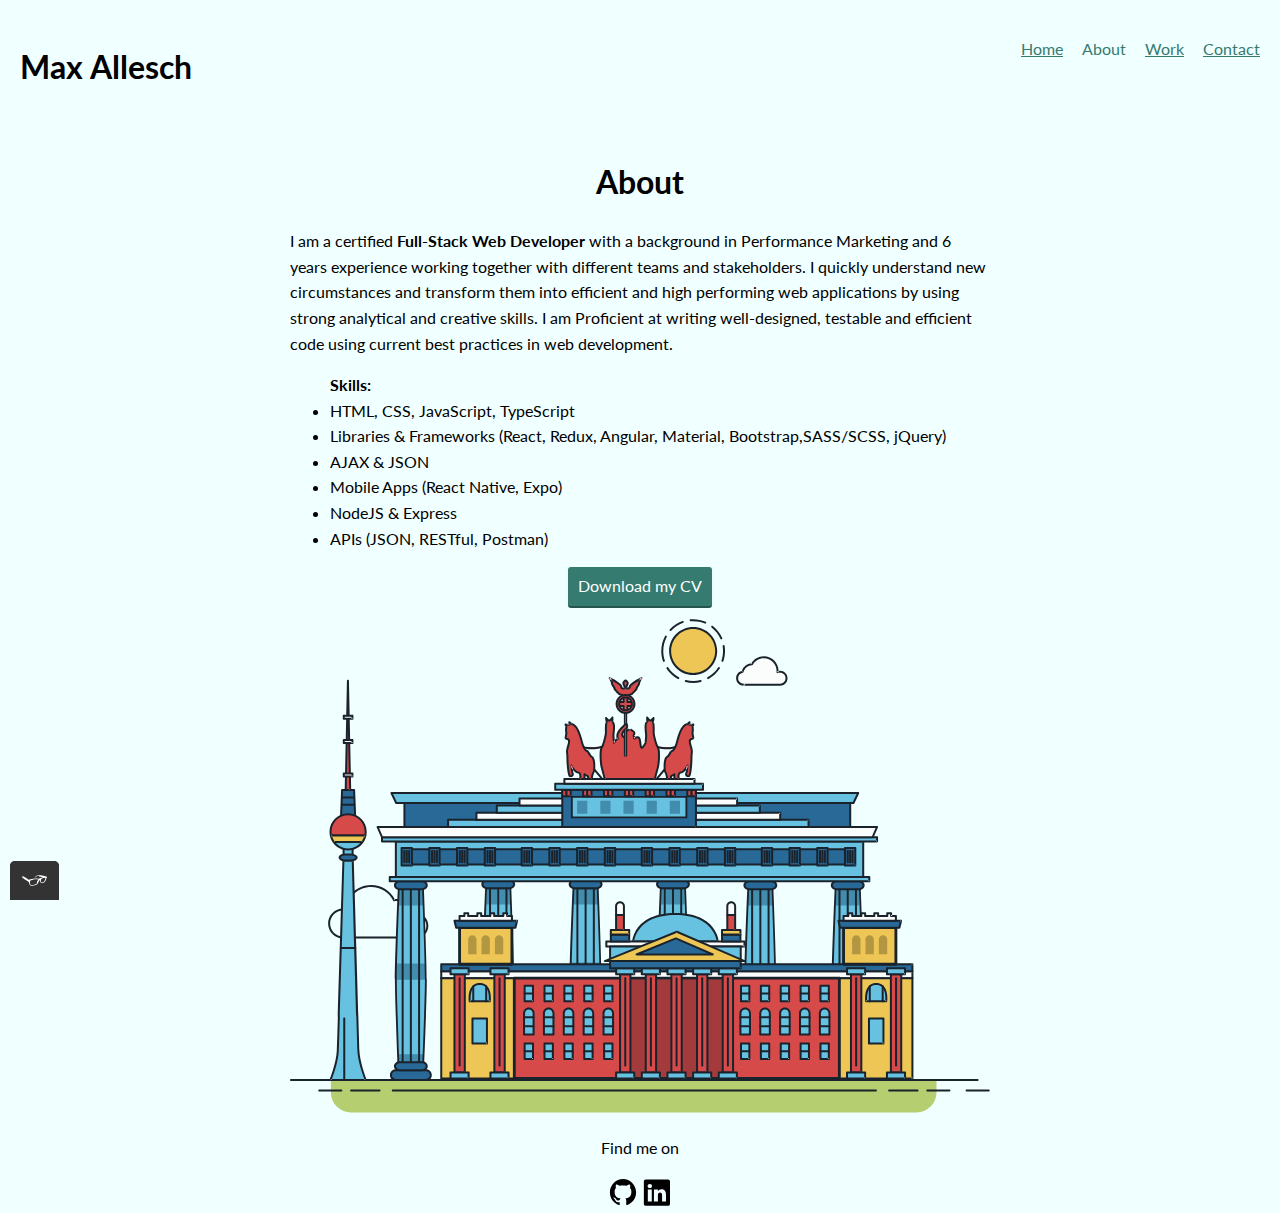
<file: about.html>
<!DOCTYPE html>
<html lang="en">

<head>
  <meta charset="utf-8">
  <meta name="viewport" content="width=device-width, initial-scale=1">
  <title>About - Max Allesch</title>
  <link rel="shortcut icon" href="./img/maxicon-32x32.png">
  <link rel="stylesheet" type="text/css" href="css/Normalize.css">
  <link href="https://fonts.googleapis.com/css2?family=Lato:wght@400;700&display=swap" rel="stylesheet">
  <link rel="stylesheet" type="text/css" href="css/styles.css">
</head>

<body>
  <header class="page-header">
    <!-- Add Logo here -->
    <!-- <img src="./img/alogo-1.png" class="page-header__item page-header__item--logo" alt="logo"> -->
    <h1>Max Allesch</h1>
    <nav class="main-navigation page-header__item">
      <ul role="menubar" class="navigation-list">
        <li role="presentation">
          <a href="index.html" role="menuitem" class="navigation-list__item">Home</a>
        </li>
        <li role="presentation">
          <a href="about.html" role="menuitem" class="navigation-list__item navigation-list__item--active">About</a>
        </li>
        <li role="presentation">
          <a href="work.html" role="menuitem" class="navigation-list__item">Work</a>
        </li>
        <li role="presentation">
          <a href="contact.html" role="menuitem" class="navigation-list__item">Contact</a>
        </li>
      </ul>
    </nav>
  </header>
  <section>
  <div class="about-me">
    <h1>About</h1>
    <!-- <p>This page is about myself. This is what I enjoy doing:</p> -->
    <!-- <ul class="about-list">
      <li>Playing Guitar</li>
      <li>Cooking</li>
      <li>Walk with my dog</li>
    </ul> -->
    <div class="intro">
      <!-- Add your image here
      <img src="./img/7-square.png" class="profile__portrait" alt="A photograph of me"> -->
      <p>
        I am a certified <b>Full-Stack Web Developer</b> with a background in Performance Marketing and 6 years experience working 
        together with different teams and stakeholders. I quickly understand new circumstances and transform them 
        into efficient and high performing web applications by using strong analytical and creative skills. I am
        Proficient at writing well-designed, testable and efficient code using current best practices in web development.
      </p>
      <ul>
        <b>Skills:</b>
        <li>HTML, CSS, JavaScript, TypeScript</li>
        <li>Libraries & Frameworks (React, Redux, Angular, Material, Bootstrap,SASS/SCSS, jQuery)</li>
        <li>AJAX & JSON</li>
        <li>Mobile Apps (React Native, Expo)</li>
        <li>NodeJS & Express</li>
        <li>APIs (JSON, RESTful, Postman)</li>
      </ul>
    </div>
    <button class="btn btn-success"
    onclick=" window.open('files/CV_Max-Allesch.pdf','_blank')">Download my CV</button>
  </div>
</section>
</section>
  <div class="berlin-animation">
    <svg xmlns="http://www.w3.org/2000/svg" class=" " height="505" viewBox="0 0 700 505"
      xmlns:xlink="http://www.w3.org/1999/xlink">
      <defs>
        <polygon id="a" points=".06 231.917 .06 .929 688.717 .929 688.717 231.917" />
      </defs>
      <g fill="none" fill-rule="evenodd">
        <g transform="translate(0 241)" class="cloud-front">
          <path fill="#1A232C"
            d="M87.602,29 L87.602,28 C87.326,28.001 87.103,28.024 86.927,28.033 L86.979,29.031 L87.947,28.78 C85.741,20.282 78.041,14.002 68.852,14 C67.858,14 66.904,14.096 65.98,14.231 L66.125,15.22 L67.019,14.772 C62.626,6.015 53.567,0.001 43.102,0 C29.041,0.002 17.524,10.848 16.443,24.632 L17.44,24.71 L17.606,23.724 C16.803,23.589 15.969,23.5 15.102,23.5 C6.817,23.501 0.102,30.215 0.102,38.5 C0.102,46.785 6.817,53.499 15.102,53.5 L87.602,53.5 C94.644,53.499 100.351,47.792 100.352,40.75 C100.351,33.708 94.644,28.001 87.602,28 L87.602,30 C90.573,30 93.254,31.202 95.203,33.149 C97.15,35.097 98.351,37.778 98.352,40.75 C98.351,43.722 97.15,46.403 95.203,48.351 C93.254,50.298 90.573,51.5 87.602,51.5 L15.102,51.5 C11.509,51.5 8.265,50.046 5.909,47.692 C3.555,45.337 2.102,42.093 2.102,38.5 C2.102,34.907 3.555,31.663 5.909,29.308 C8.265,26.954 11.509,25.5 15.102,25.5 C15.831,25.5 16.553,25.575 17.273,25.697 C17.551,25.743 17.832,25.672 18.055,25.499 C18.277,25.325 18.414,25.07 18.436,24.789 C19.436,12.04 30.094,1.998 43.102,2 C52.786,1.999 61.163,7.564 65.231,15.669 C65.425,16.055 65.842,16.272 66.27,16.21 C67.132,16.084 67.988,16 68.852,16 C77.108,15.998 84.027,21.647 86.011,29.283 C86.13,29.741 86.557,30.054 87.031,30.03 C87.27,30.017 87.457,29.999 87.602,30 L87.602,29"
            transform="translate(38 36)" />
        </g>
        <path fill="#B5CE6F"
          d="M646.484,484.382 C646.484,489.501 644.531,494.62 640.627,498.525 C636.722,502.43 631.603,504.382 626.484,504.382 L60.873,504.382 C55.754,504.382 50.636,502.43 46.731,498.525 C42.826,494.62 40.873,489.501 40.873,484.382 L40.873,471.917 L646.484,471.917 L646.484,484.382" />
        <polyline fill="#67C2E2"
          points="334.824 185.029 101.449 185.029 106.209 195.08 563.438 195.08 568.2 185.029 334.824 185.029" />
        <path fill="#1A232C"
          d="M334.824,185.029 L334.824,184.029 L101.449,184.029 C101.104,184.029 100.788,184.203 100.604,184.494 C100.42,184.785 100.398,185.146 100.545,185.457 L105.306,195.508 C105.471,195.856 105.824,196.079 106.209,196.079 L563.438,196.079 C563.824,196.079 564.177,195.856 564.342,195.508 L569.104,185.457 C569.251,185.146 569.229,184.785 569.045,184.494 C568.861,184.203 568.544,184.029 568.2,184.029 L334.824,184.029 L334.824,186.029 L566.62,186.029 L562.806,194.08 L106.842,194.08 L103.029,186.029 L334.824,186.029 L334.824,185.029" />
        <polygon fill="#296997" points="114.416 218.974 560.222 218.974 560.222 195.08 114.416 195.08" />
        <path fill="#1A232C"
          d="M560.222,218.974 L560.222,217.974 L115.416,217.974 L115.416,196.079 L559.222,196.079 L559.222,218.974 L560.222,218.974 L560.222,217.974 L560.222,218.974 L561.222,218.974 L561.222,195.08 C561.222,194.816 561.115,194.559 560.929,194.372 C560.742,194.186 560.485,194.08 560.222,194.08 L114.416,194.08 C114.152,194.08 113.895,194.186 113.708,194.372 C113.522,194.559 113.416,194.816 113.416,195.08 L113.416,218.974 C113.416,219.237 113.522,219.495 113.708,219.681 C113.895,219.867 114.152,219.974 114.416,219.974 L560.222,219.974 C560.485,219.974 560.742,219.867 560.929,219.681 C561.115,219.495 561.222,219.237 561.222,218.974 L560.222,218.974" />
        <polygon fill="#67C2E2" points="105.85 269.08 573.225 269.08 573.225 233.398 105.85 233.398" />
        <path fill="#1A232C"
          d="M573.225,233.398 L573.225,232.398 L105.85,232.398 C105.587,232.398 105.329,232.505 105.143,232.691 C104.957,232.877 104.85,233.134 104.85,233.398 L104.85,269.08 C104.85,269.344 104.957,269.601 105.143,269.788 C105.329,269.974 105.587,270.08 105.85,270.08 L573.225,270.08 C573.488,270.08 573.745,269.974 573.932,269.788 C574.118,269.601 574.225,269.344 574.225,269.08 L574.225,233.398 C574.225,233.134 574.118,232.877 573.932,232.691 C573.745,232.505 573.488,232.398 573.225,232.398 L573.225,233.398 L572.225,233.398 L572.225,268.08 L106.85,268.08 L106.85,234.398 L573.225,234.398 L573.225,233.398 L572.225,233.398 L573.225,233.398" />
        <polygon fill="#296997" points="116.751 256.508 562.557 256.508 562.557 241.243 116.751 241.243" />
        <path fill="#1A232C"
          d="M562.557,256.508 L562.557,255.508 L117.75,255.508 L117.75,242.243 L561.557,242.243 L561.557,256.508 L562.557,256.508 L562.557,255.508 L562.557,256.508 L563.557,256.508 L563.557,241.243 C563.557,240.979 563.45,240.722 563.264,240.535 C563.078,240.349 562.82,240.243 562.557,240.243 L116.75,240.243 C116.487,240.243 116.23,240.349 116.043,240.535 C115.857,240.722 115.751,240.979 115.751,241.243 L115.751,256.508 C115.751,256.771 115.857,257.029 116.043,257.215 C116.23,257.401 116.487,257.508 116.751,257.508 L562.557,257.508 C562.82,257.508 563.077,257.401 563.264,257.215 C563.45,257.029 563.557,256.771 563.557,256.508 L562.557,256.508" />
        <polygon fill="#67C2E2" points="158.07 218.974 518.563 218.974 518.563 211.858 158.07 211.858" />
        <path fill="#1A232C"
          d="M518.563,211.858 L518.563,210.858 L158.07,210.858 C157.807,210.858 157.549,210.964 157.363,211.151 C157.177,211.337 157.07,211.594 157.07,211.858 L157.07,218.974 C157.07,219.237 157.177,219.495 157.363,219.681 C157.549,219.867 157.807,219.974 158.07,219.974 L518.563,219.974 C518.826,219.974 519.083,219.867 519.27,219.681 C519.456,219.495 519.562,219.237 519.562,218.974 L519.562,211.858 C519.562,211.594 519.456,211.337 519.27,211.151 C519.083,210.964 518.826,210.858 518.563,210.858 L518.563,211.858 L517.563,211.858 L517.563,217.974 L159.07,217.974 L159.07,212.858 L518.563,212.858 L518.563,211.858 L517.563,211.858 L518.563,211.858" />
        <polygon fill="#FBFDFC" points="186.438 211.858 490.194 211.858 490.194 204.741 186.438 204.741" />
        <path fill="#1A232C"
          d="M490.194,204.741 L490.194,203.741 L186.438,203.741 C186.175,203.741 185.917,203.848 185.731,204.034 C185.545,204.221 185.438,204.478 185.438,204.741 L185.438,211.858 C185.438,212.121 185.545,212.379 185.731,212.565 C185.917,212.751 186.175,212.858 186.438,212.858 L490.194,212.858 C490.458,212.858 490.715,212.751 490.902,212.565 C491.088,212.379 491.194,212.121 491.194,211.858 L491.194,204.741 C491.194,204.478 491.088,204.221 490.902,204.034 C490.715,203.848 490.458,203.741 490.194,203.741 L490.194,204.741 L489.194,204.741 L489.194,210.858 L187.438,210.858 L187.438,205.741 L490.194,205.741 L490.194,204.741 L489.194,204.741 L490.194,204.741" />
        <polygon fill="#67C2E2" points="206.805 204.741 469.828 204.741 469.828 197.624 206.805 197.624" />
        <path fill="#1A232C"
          d="M469.828,197.624 L469.828,196.624 L206.805,196.624 C206.541,196.624 206.284,196.731 206.098,196.917 C205.911,197.103 205.805,197.361 205.805,197.624 L205.805,204.741 C205.805,205.005 205.911,205.262 206.098,205.449 C206.284,205.635 206.541,205.741 206.805,205.741 L469.828,205.741 C470.091,205.741 470.349,205.635 470.535,205.449 C470.722,205.262 470.828,205.005 470.828,204.741 L470.828,197.624 C470.828,197.361 470.722,197.103 470.535,196.917 C470.349,196.731 470.091,196.624 469.828,196.624 L469.828,197.624 L468.828,197.624 L468.828,203.741 L207.805,203.741 L207.805,198.624 L469.828,198.624 L469.828,197.624 L468.828,197.624 L469.828,197.624" />
        <polygon fill="#FBFDFC" points="229.521 197.624 447.111 197.624 447.111 190.509 229.521 190.509" />
        <path fill="#1A232C"
          d="M447.111,190.509 L447.111,189.509 L229.521,189.509 C229.258,189.509 229,189.616 228.814,189.802 C228.628,189.988 228.521,190.246 228.521,190.509 L228.521,197.624 C228.521,197.888 228.628,198.145 228.814,198.332 C229,198.518 229.258,198.624 229.521,198.624 L447.111,198.624 C447.375,198.624 447.632,198.518 447.818,198.332 C448.005,198.145 448.111,197.888 448.111,197.624 L448.111,190.509 C448.111,190.246 448.005,189.988 447.818,189.802 C447.632,189.616 447.375,189.509 447.111,189.509 L447.111,190.509 L446.111,190.509 L446.111,196.624 L230.521,196.624 L230.521,191.509 L447.111,191.509 L447.111,190.509 L446.111,190.509 L447.111,190.509" />
        <path fill="#67C2E2"
          d="M135.607,355.447 C135.163,337.766 134.264,313.326 133.648,297.387 C133.274,287.721 133.004,281.18 133.004,281.18 L108.722,281.18 C108.722,281.18 108.452,287.721 108.079,297.387 C107.462,313.326 106.563,337.766 106.119,355.447 C105.953,362.059 105.85,367.732 105.85,371.653 L105.85,371.654 C105.85,386.117 107.243,424.332 108.089,446.189 C108.457,455.706 108.722,462.126 108.722,462.126 L133.004,462.126 C133.004,462.126 133.269,455.706 133.637,446.189 C134.482,424.332 135.876,386.117 135.876,371.654 L135.876,371.653 C135.876,367.732 135.773,362.059 135.607,355.447" />
        <path fill="#428DAE"
          d="M133.648 297.387L108.079 297.387C108.452 287.721 108.722 281.18 108.722 281.18L133.004 281.18C133.004 281.18 133.274 287.721 133.648 297.387M135.876 371.654L105.85 371.654 105.85 371.653C105.85 367.732 105.953 362.059 106.119 355.447L135.607 355.447C135.773 362.059 135.876 367.732 135.876 371.653L135.876 371.654M133.004 462.126L108.722 462.126C108.722 462.126 108.457 455.706 108.089 446.189L133.637 446.189C133.269 455.706 133.004 462.126 133.004 462.126" />
        <path fill="#1A232C"
          d="M109.612,461.199 L132.114,461.199 C132.447,453.007 134.949,390.886 134.949,371.653 C134.949,352.42 132.447,290.299 132.114,282.108 L109.612,282.108 C109.279,290.299 106.778,352.42 106.778,371.653 C106.778,390.886 109.279,453.007 109.612,461.199 Z M133.895,463.054 L107.832,463.054 L107.794,462.164 C107.766,461.466 104.922,392.193 104.922,371.653 C104.922,351.114 107.766,281.839 107.794,281.142 L107.832,280.252 L133.895,280.252 L133.931,281.142 C133.96,281.839 136.804,351.114 136.804,371.653 C136.804,392.193 133.96,461.466 133.931,462.164 L133.895,463.054 L133.895,463.054 Z" />
        <path fill="#1A232C"
          d="M111.638 281.18L111.638 462.126C111.638 462.679 112.086 463.126 112.638 463.126 113.19 463.126 113.638 462.679 113.638 462.126L113.638 281.18C113.638 280.628 113.19 280.18 112.638 280.18 112.086 280.18 111.638 280.628 111.638 281.18M119.863 281.18L119.863 462.126C119.863 462.679 120.311 463.126 120.863 463.126 121.416 463.126 121.863 462.679 121.863 462.126L121.863 281.18C121.863 280.628 121.416 280.18 120.863 280.18 120.311 280.18 119.863 280.628 119.863 281.18M128.088 281.18L128.088 462.126C128.088 462.679 128.536 463.126 129.088 463.126 129.64 463.126 130.088 462.679 130.088 462.126L130.088 281.18C130.088 280.628 129.64 280.18 129.088 280.18 128.536 280.18 128.088 280.628 128.088 281.18" />
        <path fill="#296997"
          d="M136.79,277.265 C136.79,279.418 134.675,281.18 132.09,281.18 L109.636,281.18 C107.051,281.18 104.936,279.418 104.936,277.265 C104.936,275.111 107.051,273.349 109.636,273.349 L132.09,273.349 C134.675,273.349 136.79,275.111 136.79,277.265" />
        <path fill="#1A232C"
          d="M136.79,277.265 L135.79,277.265 C135.789,278.005 135.433,278.704 134.769,279.262 C134.109,279.814 133.155,280.181 132.09,280.18 L109.636,280.18 C108.571,280.181 107.617,279.814 106.956,279.262 C106.293,278.704 105.936,278.005 105.936,277.265 C105.936,276.524 106.293,275.825 106.957,275.267 C107.617,274.715 108.571,274.348 109.636,274.349 L132.09,274.349 C133.155,274.348 134.109,274.716 134.769,275.267 C135.433,275.825 135.789,276.524 135.79,277.265 L137.79,277.265 C137.791,275.851 137.09,274.593 136.049,273.731 C135.006,272.863 133.61,272.35 132.09,272.349 L109.636,272.349 C108.116,272.35 106.72,272.863 105.676,273.731 C104.636,274.593 103.935,275.851 103.936,277.265 C103.935,278.678 104.636,279.937 105.677,280.798 C106.72,281.666 108.116,282.179 109.636,282.18 L132.09,282.18 C133.61,282.179 135.006,281.666 136.049,280.798 C137.09,279.937 137.791,278.678 137.79,277.265 L136.79,277.265" />
        <path fill="#296997"
          d="M140.775,467.217 C140.775,469.803 138.661,471.917 136.076,471.917 L105.65,471.917 C103.065,471.917 100.951,469.803 100.951,467.217 L100.951,466.825 C100.951,464.241 103.065,462.126 105.65,462.126 L136.076,462.126 C138.661,462.126 140.775,464.241 140.775,466.825 L140.775,467.217" />
        <path fill="#1A232C"
          d="M140.775,467.217 L139.775,467.217 C139.775,468.235 139.361,469.155 138.688,469.83 C138.013,470.503 137.093,470.917 136.076,470.917 L105.65,470.917 C104.633,470.917 103.713,470.504 103.038,469.83 C102.365,469.155 101.951,468.235 101.951,467.217 L101.951,466.825 C101.951,465.808 102.365,464.889 103.038,464.214 C103.713,463.54 104.633,463.127 105.65,463.126 L136.076,463.126 C137.093,463.127 138.013,463.54 138.688,464.214 C139.362,464.889 139.775,465.808 139.775,466.825 L139.775,467.217 L141.775,467.217 L141.775,466.825 C141.772,463.684 139.217,461.13 136.076,461.126 L105.65,461.126 C102.509,461.13 99.955,463.684 99.951,466.825 L99.951,467.217 C99.954,470.36 102.509,472.914 105.65,472.917 L136.076,472.917 C139.217,472.914 141.772,470.36 141.775,467.217 L140.775,467.217" />
        <path fill="#296997"
          d="M136.79,458.208 C136.79,460.363 134.675,462.126 132.09,462.126 L109.636,462.126 C107.051,462.126 104.936,460.363 104.936,458.208 C104.936,456.057 107.051,454.292 109.636,454.292 L132.09,454.292 C134.675,454.292 136.79,456.057 136.79,458.208" />
        <path fill="#1A232C"
          d="M136.79,458.208 L135.79,458.208 C135.789,458.949 135.432,459.649 134.769,460.207 C134.108,460.76 133.154,461.128 132.09,461.126 L109.636,461.126 C108.572,461.128 107.617,460.76 106.957,460.207 C106.293,459.649 105.936,458.949 105.936,458.208 C105.936,457.47 106.293,456.77 106.957,456.212 C107.617,455.659 108.572,455.291 109.636,455.292 L132.09,455.292 C133.154,455.291 134.108,455.659 134.769,456.212 C135.433,456.77 135.789,457.47 135.79,458.208 L137.79,458.208 C137.791,456.796 137.09,455.538 136.05,454.675 C135.006,453.808 133.61,453.294 132.09,453.292 L109.636,453.292 C108.115,453.294 106.719,453.808 105.676,454.675 C104.636,455.538 103.935,456.796 103.936,458.208 C103.935,459.622 104.636,460.881 105.676,461.743 C106.72,462.611 108.116,463.125 109.636,463.126 L132.09,463.126 C133.61,463.125 135.006,462.611 136.05,461.743 C137.09,460.881 137.791,459.622 137.79,458.208 L136.79,458.208" />
        <path fill="#67C2E2"
          d="M572.471,355.447 C572.025,337.766 571.126,313.326 570.51,297.387 C570.137,287.721 569.867,281.18 569.867,281.18 L545.585,281.18 C545.585,281.18 545.315,287.721 544.942,297.387 C544.326,313.326 543.427,337.766 542.981,355.447 C542.815,362.059 542.713,367.732 542.713,371.653 L542.713,371.654 C542.713,386.117 544.107,424.332 544.952,446.189 C545.32,455.706 545.585,462.126 545.585,462.126 L569.867,462.126 C569.867,462.126 570.132,455.706 570.499,446.189 C571.346,424.332 572.739,386.117 572.739,371.654 L572.739,371.653 C572.739,367.732 572.637,362.059 572.471,355.447" />
        <path fill="#428DAE"
          d="M569.582 297.387L566.951 297.387 566.951 282.108 568.977 282.108C569.063 284.206 569.29 289.841 569.582 297.387M564.951 297.387L545.871 297.387C546.162 289.841 546.39 284.206 546.476 282.108L564.951 282.108 564.951 297.387M571.8 369.187L566.951 369.187 566.951 356.265 571.562 356.265C571.685 361.272 571.771 365.701 571.8 369.187M564.951 369.187L543.653 369.187C543.684 365.512 543.777 360.79 543.912 355.447L553.551 355.447 553.551 356.265 564.951 356.265 564.951 369.187" />
        <path fill="#1A232C"
          d="M546.476,461.199 L568.977,461.199 C569.31,453.007 571.812,390.886 571.812,371.653 C571.812,352.42 569.31,290.299 568.977,282.108 L546.476,282.108 C546.142,290.299 543.642,352.42 543.642,371.653 C543.642,390.886 546.142,453.007 546.476,461.199 M570.758,463.054 L544.694,463.054 L544.658,462.164 C544.629,461.466 541.785,392.193 541.785,371.653 C541.785,351.114 544.629,281.839 544.658,281.142 L544.694,280.252 L570.758,280.252 L570.795,281.142 C570.823,281.839 573.667,351.114 573.667,371.653 C573.667,392.193 570.823,461.466 570.795,462.164 L570.758,463.054" />
        <path fill="#1A232C"
          d="M548.501 281.18L548.501 462.126C548.501 462.679 548.949 463.126 549.501 463.126 550.053 463.126 550.501 462.679 550.501 462.126L550.501 281.18C550.501 280.628 550.053 280.18 549.501 280.18 548.949 280.18 548.501 280.628 548.501 281.18M556.727 281.18L556.727 462.126C556.727 462.679 557.174 463.126 557.727 463.126 558.279 463.126 558.727 462.679 558.727 462.126L558.727 281.18C558.727 280.628 558.279 280.18 557.727 280.18 557.174 280.18 556.727 280.628 556.727 281.18M564.951 281.18L564.951 462.126C564.951 462.679 565.399 463.126 565.951 463.126 566.503 463.126 566.951 462.679 566.951 462.126L566.951 281.18C566.951 280.628 566.503 280.18 565.951 280.18 565.399 280.18 564.951 280.628 564.951 281.18" />
        <path fill="#296997"
          d="M573.653,277.265 C573.653,279.418 571.537,281.18 568.953,281.18 L546.499,281.18 C543.915,281.18 541.799,279.418 541.799,277.265 C541.799,275.111 543.915,273.349 546.499,273.349 L568.953,273.349 C571.537,273.349 573.653,275.111 573.653,277.265" />
        <path fill="#1A232C"
          d="M573.653,277.265 L572.653,277.265 C572.653,278.005 572.296,278.704 571.632,279.262 C570.972,279.814 570.017,280.181 568.953,280.18 L546.499,280.18 C545.435,280.181 544.48,279.814 543.82,279.262 C543.156,278.704 542.8,278.005 542.799,277.265 C542.8,276.525 543.156,275.825 543.82,275.267 C544.481,274.715 545.435,274.348 546.499,274.349 L568.953,274.349 C570.017,274.348 570.972,274.715 571.632,275.267 C572.296,275.825 572.653,276.525 572.653,277.265 L574.653,277.265 C574.654,275.851 573.953,274.593 572.912,273.731 C571.869,272.863 570.473,272.35 568.953,272.349 L546.499,272.349 C544.979,272.35 543.583,272.863 542.54,273.731 C541.499,274.593 540.798,275.851 540.799,277.265 C540.798,278.679 541.499,279.937 542.54,280.798 C543.583,281.666 544.979,282.179 546.499,282.18 L568.953,282.18 C570.473,282.179 571.869,281.666 572.912,280.798 C573.953,279.937 574.654,278.679 574.653,277.265 L573.653,277.265" />
        <path fill="#296997"
          d="M577.639,467.217 C577.639,469.803 575.524,471.917 572.938,471.917 L542.514,471.917 C539.929,471.917 537.813,469.803 537.813,467.217 L537.813,466.825 C537.813,464.241 539.929,462.126 542.514,462.126 L572.938,462.126 C575.524,462.126 577.639,464.241 577.639,466.825 L577.639,467.217" />
        <path fill="#1A232C"
          d="M577.639,467.217 L576.639,467.217 C576.638,468.235 576.225,469.155 575.551,469.83 C574.876,470.503 573.956,470.917 572.938,470.917 L542.514,470.917 C541.497,470.917 540.576,470.503 539.901,469.83 C539.227,469.155 538.814,468.234 538.813,467.217 L538.813,466.825 C538.814,465.808 539.227,464.889 539.901,464.214 C540.576,463.54 541.497,463.127 542.514,463.126 L572.938,463.126 C573.956,463.127 574.876,463.54 575.551,464.214 C576.225,464.888 576.638,465.808 576.639,466.825 L576.639,467.217 L578.639,467.217 L578.639,466.825 C578.635,463.684 576.081,461.13 572.938,461.126 L542.514,461.126 C539.372,461.13 536.817,463.684 536.813,466.825 L536.813,467.217 C536.817,470.36 539.372,472.914 542.514,472.917 L572.938,472.917 C576.081,472.914 578.635,470.359 578.639,467.217 L577.639,467.217" />
        <path fill="#296997"
          d="M573.653,458.208 C573.653,460.363 571.537,462.126 568.953,462.126 L546.499,462.126 C543.915,462.126 541.799,460.363 541.799,458.208 C541.799,456.057 543.915,454.292 546.499,454.292 L568.953,454.292 C571.537,454.292 573.653,456.057 573.653,458.208" />
        <path fill="#1A232C"
          d="M573.653,458.208 L572.653,458.208 C572.653,458.949 572.296,459.649 571.632,460.207 C570.971,460.76 570.017,461.128 568.953,461.126 L546.499,461.126 C545.435,461.128 544.481,460.76 543.82,460.207 C543.157,459.649 542.799,458.949 542.799,458.208 C542.799,457.47 543.156,456.77 543.82,456.212 C544.481,455.659 545.435,455.291 546.499,455.292 L568.953,455.292 C570.017,455.291 570.971,455.659 571.632,456.212 C572.296,456.77 572.653,457.47 572.653,458.208 L574.653,458.208 C574.654,456.796 573.953,455.538 572.912,454.675 C571.869,453.808 570.473,453.294 568.953,453.292 L546.499,453.292 C544.979,453.294 543.583,453.808 542.54,454.675 C541.499,455.538 540.798,456.796 540.799,458.208 C540.798,459.622 541.499,460.881 542.54,461.743 C543.583,462.611 544.979,463.125 546.499,463.126 L568.953,463.126 C570.473,463.125 571.869,462.611 572.912,461.743 C573.953,460.881 574.654,459.622 574.653,458.208 L573.653,458.208" />
        <path fill="#67C2E2"
          d="M485.098,355.447 C484.654,337.766 483.753,313.326 483.137,297.387 C482.764,287.721 482.494,281.18 482.494,281.18 L458.213,281.18 C458.213,281.18 457.942,287.721 457.569,297.387 C456.953,313.326 456.055,337.766 455.608,355.447 C455.443,362.059 455.34,367.732 455.34,371.653 L455.34,371.654 C455.34,386.117 456.733,424.332 457.58,446.189 C457.948,455.706 458.213,462.126 458.213,462.126 L482.494,462.126 C482.494,462.126 482.759,455.706 483.126,446.189 C483.973,424.332 485.366,386.117 485.366,371.654 L485.366,371.653 C485.366,367.732 485.265,362.059 485.098,355.447" />
        <path fill="#428DAE"
          d="M483.137 297.387L457.569 297.387C457.942 287.721 458.213 281.18 458.213 281.18L482.494 281.18C482.494 281.18 482.764 287.721 483.137 297.387M485.355 369.187L455.351 369.187C455.382 365.502 455.475 360.78 455.608 355.447L485.098 355.447C485.232 360.78 485.325 365.502 485.355 369.187" />
        <path fill="#1A232C"
          d="M459.103,461.199 L481.605,461.199 C481.938,453.007 484.439,390.886 484.439,371.653 C484.439,352.42 481.938,290.299 481.605,282.108 L459.103,282.108 C458.769,290.299 456.268,352.42 456.268,371.653 C456.268,390.886 458.769,453.007 459.103,461.199 Z M483.386,463.054 L457.321,463.054 L457.285,462.164 C457.256,461.466 454.412,392.193 454.412,371.653 C454.412,351.114 457.256,281.839 457.285,281.142 L457.321,280.252 L483.386,280.252 L483.422,281.142 C483.45,281.839 486.294,351.114 486.294,371.653 C486.294,392.193 483.45,461.466 483.422,462.164 L483.386,463.054 L483.386,463.054 Z" />
        <path fill="#1A232C"
          d="M461.128 281.18L461.128 462.126C461.128 462.679 461.576 463.126 462.128 463.126 462.68 463.126 463.128 462.679 463.128 462.126L463.128 281.18C463.128 280.628 462.68 280.18 462.128 280.18 461.576 280.18 461.128 280.628 461.128 281.18M469.354 281.18L469.354 462.126C469.354 462.679 469.801 463.126 470.354 463.126 470.906 463.126 471.354 462.679 471.354 462.126L471.354 281.18C471.354 280.628 470.906 280.18 470.354 280.18 469.801 280.18 469.354 280.628 469.354 281.18M477.578 281.18L477.578 462.126C477.578 462.679 478.026 463.126 478.578 463.126 479.13 463.126 479.578 462.679 479.578 462.126L479.578 281.18C479.578 280.628 479.13 280.18 478.578 280.18 478.026 280.18 477.578 280.628 477.578 281.18" />
        <path fill="#296997"
          d="M486.281,277.265 C486.281,279.418 484.164,281.18 481.58,281.18 L459.126,281.18 C456.542,281.18 454.426,279.418 454.426,277.265 C454.426,275.111 456.542,273.349 459.126,273.349 L481.58,273.349 C484.164,273.349 486.281,275.111 486.281,277.265" />
        <path fill="#1A232C"
          d="M486.281,277.265 L485.281,277.265 C485.281,278.005 484.924,278.704 484.26,279.262 C483.599,279.814 482.644,280.181 481.58,280.18 L459.126,280.18 C458.062,280.181 457.107,279.814 456.447,279.262 C455.783,278.704 455.427,278.005 455.426,277.265 C455.427,276.525 455.783,275.825 456.447,275.267 C457.108,274.715 458.062,274.348 459.126,274.349 L481.58,274.349 C482.644,274.348 483.599,274.716 484.26,275.268 C484.924,275.825 485.281,276.525 485.281,277.265 L487.281,277.265 C487.282,275.851 486.58,274.593 485.54,273.731 C484.496,272.863 483.1,272.35 481.58,272.349 L459.126,272.349 C457.606,272.35 456.21,272.863 455.167,273.731 C454.126,274.593 453.425,275.851 453.426,277.265 C453.425,278.679 454.126,279.937 455.167,280.798 C456.21,281.666 457.606,282.179 459.126,282.18 L481.58,282.18 C483.1,282.179 484.496,281.666 485.54,280.799 C486.58,279.937 487.282,278.679 487.281,277.265 L486.281,277.265" />
        <path fill="#296997"
          d="M490.266,467.217 C490.266,469.803 488.151,471.917 485.565,471.917 L455.141,471.917 C452.556,471.917 450.44,469.803 450.44,467.217 L450.44,466.825 C450.44,464.241 452.556,462.126 455.141,462.126 L485.565,462.126 C488.151,462.126 490.266,464.241 490.266,466.825 L490.266,467.217" />
        <path fill="#1A232C"
          d="M490.266,467.217 L489.266,467.217 C489.265,468.235 488.852,469.155 488.178,469.83 C487.503,470.503 486.583,470.917 485.565,470.917 L455.141,470.917 C454.124,470.917 453.203,470.503 452.528,469.83 C451.854,469.155 451.441,468.234 451.44,467.217 L451.44,466.825 C451.441,465.808 451.854,464.889 452.528,464.214 C453.203,463.54 454.124,463.127 455.141,463.126 L485.565,463.126 C486.583,463.127 487.503,463.54 488.178,464.214 C488.852,464.888 489.265,465.808 489.266,466.825 L489.266,467.217 L491.266,467.217 L491.266,466.825 C491.262,463.684 488.708,461.13 485.565,461.126 L455.141,461.126 C451.999,461.13 449.444,463.684 449.44,466.825 L449.44,467.217 C449.444,470.36 451.999,472.914 455.141,472.917 L485.565,472.917 C488.708,472.914 491.262,470.359 491.266,467.217 L490.266,467.217" />
        <path fill="#296997"
          d="M486.281,458.208 C486.281,460.363 484.164,462.126 481.58,462.126 L459.126,462.126 C456.542,462.126 454.426,460.363 454.426,458.208 C454.426,456.057 456.542,454.292 459.126,454.292 L481.58,454.292 C484.164,454.292 486.281,456.057 486.281,458.208" />
        <path fill="#1A232C"
          d="M486.281,458.208 L485.281,458.208 C485.281,458.949 484.923,459.649 484.26,460.207 C483.599,460.76 482.644,461.128 481.58,461.126 L459.126,461.126 C458.062,461.128 457.108,460.76 456.447,460.207 C455.784,459.649 455.427,458.949 455.426,458.208 C455.426,457.47 455.783,456.77 456.447,456.212 C457.108,455.659 458.062,455.291 459.126,455.292 L481.58,455.292 C482.644,455.291 483.598,455.659 484.26,456.212 C484.924,456.77 485.281,457.47 485.281,458.208 L487.281,458.208 C487.282,456.795 486.58,455.538 485.54,454.675 C484.496,453.808 483.1,453.294 481.58,453.292 L459.126,453.292 C457.606,453.294 456.21,453.808 455.167,454.675 C454.126,455.538 453.425,456.796 453.426,458.208 C453.425,459.622 454.126,460.881 455.167,461.743 C456.21,462.611 457.606,463.125 459.126,463.126 L481.58,463.126 C483.1,463.125 484.496,462.611 485.54,461.743 C486.581,460.881 487.282,459.622 487.281,458.208 L486.281,458.208" />
        <path fill="#67C2E2"
          d="M397.726,354.466 C397.28,336.787 396.381,312.346 395.765,296.407 C395.392,286.742 395.122,280.2 395.122,280.2 L370.84,280.2 C370.84,280.2 370.57,286.742 370.197,296.407 C369.581,312.346 368.682,336.787 368.236,354.466 C368.07,361.078 367.968,366.751 367.968,370.672 L367.968,370.673 C367.968,385.136 369.361,423.352 370.207,445.208 C370.575,454.726 370.84,461.146 370.84,461.146 L395.122,461.146 C395.122,461.146 395.386,454.726 395.754,445.208 C396.601,423.352 397.994,385.136 397.994,370.673 L397.994,370.672 C397.994,366.751 397.892,361.078 397.726,354.466" />
        <path fill="#428DAE"
          d="M394.837 296.407L392.206 296.407 392.206 281.127 394.233 281.127C394.318 283.225 394.545 288.861 394.837 296.407L394.837 296.407zM383.981 296.407L390.206 296.407 390.206 281.127 383.981 281.127 383.981 296.407zM375.756 296.407L381.98 296.407 381.98 281.127 375.756 281.127 375.756 296.407zM373.756 296.407L371.126 296.407C371.417 288.861 371.645 283.225 371.73 281.127L373.756 281.127 373.756 296.407 373.756 296.407zM397.062 369.187L392.206 369.187 392.206 354.466 396.796 354.466C396.943 360.298 397.041 365.389 397.062 369.187L397.062 369.187zM383.981 369.187L390.206 369.187 390.206 354.466 383.981 354.466 383.981 369.187zM375.756 369.187L381.98 369.187 381.98 354.466 375.756 354.466 375.756 369.187zM373.756 369.187L368.9 369.187C368.921 365.389 369.019 360.298 369.166 354.466L373.756 354.466 373.756 369.187 373.756 369.187z" />
        <path fill="#1A232C"
          d="M371.73,460.218 L394.233,460.218 C394.565,452.027 397.066,389.906 397.066,370.672 C397.066,351.44 394.565,289.319 394.233,281.127 L371.73,281.127 C371.397,289.319 368.895,351.44 368.895,370.672 C368.895,389.906 371.397,452.027 371.73,460.218 M396.013,462.074 L369.949,462.074 L369.912,461.184 C369.884,460.486 367.04,391.212 367.04,370.672 C367.04,350.133 369.884,280.859 369.912,280.162 L369.949,279.272 L396.013,279.272 L396.05,280.162 C396.078,280.859 398.922,350.133 398.922,370.672 C398.922,391.212 396.078,460.486 396.05,461.184 L396.013,462.074" />
        <path fill="#1A232C"
          d="M373.756 280.2L373.756 461.146C373.756 461.698 374.203 462.146 374.756 462.146 375.308 462.146 375.756 461.698 375.756 461.146L375.756 280.2C375.756 279.647 375.308 279.2 374.756 279.2 374.203 279.2 373.756 279.647 373.756 280.2M381.98 280.2L381.98 461.146C381.98 461.698 382.428 462.146 382.98 462.146 383.533 462.146 383.981 461.698 383.981 461.146L383.981 280.2C383.981 279.647 383.533 279.2 382.98 279.2 382.428 279.2 381.98 279.647 381.98 280.2M390.206 280.2L390.206 461.146C390.206 461.698 390.654 462.146 391.206 462.146 391.758 462.146 392.206 461.698 392.206 461.146L392.206 280.2C392.206 279.647 391.758 279.2 391.206 279.2 390.654 279.2 390.206 279.647 390.206 280.2" />
        <path fill="#296997"
          d="M398.908,276.285 C398.908,278.439 396.792,280.2 394.208,280.2 L371.754,280.2 C369.17,280.2 367.053,278.439 367.053,276.285 C367.053,274.13 369.17,272.369 371.754,272.369 L394.208,272.369 C396.792,272.369 398.908,274.13 398.908,276.285" />
        <path fill="#1A232C"
          d="M398.908,276.285 L397.908,276.285 C397.907,277.025 397.551,277.724 396.887,278.281 C396.227,278.833 395.272,279.201 394.208,279.2 L371.754,279.2 C370.69,279.201 369.735,278.833 369.074,278.281 C368.41,277.724 368.053,277.025 368.053,276.285 C368.053,275.544 368.41,274.845 369.074,274.287 C369.735,273.735 370.69,273.367 371.754,273.369 L394.208,273.369 C395.272,273.367 396.227,273.735 396.887,274.287 C397.551,274.844 397.907,275.544 397.908,276.285 L399.908,276.285 C399.909,274.871 399.208,273.612 398.167,272.75 C397.124,271.883 395.728,271.37 394.208,271.369 L371.754,271.369 C370.234,271.37 368.838,271.883 367.794,272.75 C366.754,273.612 366.052,274.871 366.053,276.285 C366.052,277.699 366.754,278.957 367.795,279.818 C368.838,280.686 370.234,281.198 371.754,281.2 L394.208,281.2 C395.728,281.198 397.123,280.686 398.167,279.818 C399.208,278.957 399.909,277.698 399.908,276.285 L398.908,276.285" />
        <path fill="#296997"
          d="M402.894,466.237 C402.894,468.823 400.779,470.937 398.193,470.937 L367.768,470.937 C365.183,470.937 363.068,468.823 363.068,466.237 L363.068,465.844 C363.068,463.26 365.183,461.146 367.768,461.146 L398.193,461.146 C400.779,461.146 402.894,463.26 402.894,465.844 L402.894,466.237" />
        <path fill="#1A232C"
          d="M402.894,466.237 L401.894,466.237 C401.893,467.254 401.48,468.174 400.806,468.849 C400.131,469.523 399.211,469.937 398.193,469.937 L367.768,469.937 C366.751,469.937 365.831,469.523 365.156,468.849 C364.482,468.174 364.069,467.254 364.068,466.237 L364.068,465.844 C364.069,464.828 364.482,463.908 365.156,463.233 C365.831,462.56 366.751,462.146 367.768,462.146 L398.193,462.146 C399.211,462.146 400.131,462.56 400.806,463.233 C401.48,463.908 401.893,464.828 401.894,465.844 L401.894,466.237 L403.894,466.237 L403.894,465.844 C403.89,462.703 401.336,460.15 398.193,460.146 L367.768,460.146 C364.626,460.15 362.072,462.703 362.068,465.844 L362.068,466.237 C362.072,469.379 364.626,471.933 367.768,471.937 L398.193,471.937 C401.336,471.933 403.89,469.379 403.894,466.237 L402.894,466.237" />
        <path fill="#296997"
          d="M398.908,457.228 C398.908,459.382 396.792,461.146 394.208,461.146 L371.754,461.146 C369.17,461.146 367.053,459.382 367.053,457.228 C367.053,455.077 369.17,453.312 371.754,453.312 L394.208,453.312 C396.792,453.312 398.908,455.077 398.908,457.228" />
        <path fill="#1A232C"
          d="M398.908,457.228 L397.908,457.228 C397.908,457.968 397.55,458.669 396.887,459.226 C396.226,459.779 395.272,460.147 394.208,460.146 L371.754,460.146 C370.69,460.147 369.736,459.779 369.074,459.226 C368.411,458.668 368.053,457.968 368.053,457.228 C368.053,456.489 368.41,455.789 369.074,455.231 C369.736,454.679 370.69,454.311 371.754,454.312 L394.208,454.312 C395.272,454.311 396.226,454.679 396.887,455.231 C397.551,455.789 397.908,456.489 397.908,457.228 L399.908,457.228 C399.909,455.815 399.208,454.557 398.167,453.695 C397.124,452.827 395.728,452.313 394.208,452.312 L371.754,452.312 C370.234,452.313 368.838,452.827 367.794,453.695 C366.754,454.557 366.052,455.815 366.053,457.228 C366.052,458.642 366.753,459.901 367.794,460.763 C368.838,461.631 370.234,462.145 371.754,462.146 L394.208,462.146 C395.728,462.145 397.124,461.631 398.167,460.763 C399.208,459.9 399.909,458.642 399.908,457.228 L398.908,457.228" />
        <path fill="#67C2E2"
          d="M310.353,354.466 C309.908,336.787 309.009,312.346 308.393,296.407 C308.019,286.742 307.75,280.2 307.75,280.2 L283.467,280.2 C283.467,280.2 283.198,286.742 282.824,296.407 C282.208,312.346 281.309,336.787 280.864,354.466 C280.698,361.078 280.596,366.751 280.596,370.672 L280.596,370.673 C280.596,385.136 281.989,423.352 282.834,445.208 C283.202,454.726 283.467,461.146 283.467,461.146 L307.75,461.146 C307.75,461.146 308.014,454.726 308.382,445.208 C309.228,423.352 310.622,385.136 310.622,370.673 L310.622,370.672 C310.622,366.751 310.518,361.078 310.353,354.466" />
        <path fill="#428DAE"
          d="M308.393 296.407L282.824 296.407C283.198 286.742 283.467 280.2 283.467 280.2L307.75 280.2C307.75 280.2 308.019 286.742 308.393 296.407M310.617 369.187L280.6 369.187C280.621 365.377 280.718 360.285 280.864 354.466L310.353 354.466C310.498 360.285 310.596 365.377 310.617 369.187" />
        <path fill="#1A232C"
          d="M284.357,460.218 L306.86,460.218 C307.193,452.027 309.694,389.906 309.694,370.672 C309.694,351.44 307.193,289.319 306.86,281.127 L284.357,281.127 C284.024,289.319 281.523,351.44 281.523,370.672 C281.523,389.906 284.024,452.027 284.357,460.218 Z M308.639,462.074 L282.576,462.074 L282.54,461.184 C282.511,460.486 279.668,391.212 279.668,370.672 C279.668,350.133 282.511,280.859 282.54,280.162 L282.576,279.272 L308.639,279.272 L308.677,280.162 C308.706,280.859 311.549,350.133 311.549,370.672 C311.549,391.212 308.706,460.486 308.677,461.184 L308.639,462.074 L308.639,462.074 Z" />
        <path fill="#1A232C"
          d="M286.383 280.2L286.383 461.146C286.383 461.698 286.831 462.146 287.383 462.146 287.936 462.146 288.383 461.698 288.383 461.146L288.383 280.2C288.383 279.647 287.936 279.2 287.383 279.2 286.831 279.2 286.383 279.647 286.383 280.2M294.608 280.2L294.608 461.146C294.608 461.698 295.056 462.146 295.608 462.146 296.161 462.146 296.608 461.698 296.608 461.146L296.608 280.2C296.608 279.647 296.161 279.2 295.608 279.2 295.056 279.2 294.608 279.647 294.608 280.2M302.834 280.2L302.834 461.146C302.834 461.698 303.281 462.146 303.834 462.146 304.386 462.146 304.834 461.698 304.834 461.146L304.834 280.2C304.834 279.647 304.386 279.2 303.834 279.2 303.281 279.2 302.834 279.647 302.834 280.2" />
        <path fill="#296997"
          d="M311.535,276.285 C311.535,278.439 309.42,280.2 306.836,280.2 L284.381,280.2 C281.797,280.2 279.681,278.439 279.681,276.285 C279.681,274.13 281.797,272.369 284.381,272.369 L306.836,272.369 C309.42,272.369 311.535,274.13 311.535,276.285" />
        <path fill="#1A232C"
          d="M311.535,276.285 L310.535,276.285 C310.534,277.025 310.177,277.724 309.514,278.282 C308.854,278.833 307.901,279.201 306.836,279.2 L284.381,279.2 C283.316,279.201 282.362,278.833 281.702,278.281 C281.038,277.724 280.681,277.025 280.681,276.285 C280.681,275.544 281.038,274.844 281.702,274.287 C282.362,273.735 283.317,273.367 284.381,273.369 L306.836,273.369 C307.9,273.367 308.854,273.735 309.514,274.287 C310.177,274.844 310.534,275.544 310.535,276.285 L312.535,276.285 C312.535,274.871 311.835,273.613 310.795,272.75 C309.751,271.883 308.356,271.37 306.836,271.369 L284.381,271.369 C282.861,271.37 281.465,271.883 280.422,272.75 C279.381,273.612 278.68,274.871 278.681,276.285 C278.68,277.698 279.381,278.957 280.422,279.818 C281.465,280.686 282.861,281.198 284.381,281.2 L306.836,281.2 C308.356,281.198 309.751,280.685 310.794,279.818 C311.835,278.956 312.535,277.698 312.535,276.285 L311.535,276.285" />
        <path fill="#296997"
          d="M315.522,466.237 C315.522,468.823 313.407,470.937 310.821,470.937 L280.396,470.937 C277.811,470.937 275.696,468.823 275.696,466.237 L275.696,465.844 C275.696,463.26 277.811,461.146 280.396,461.146 L310.821,461.146 C313.407,461.146 315.522,463.26 315.522,465.844 L315.522,466.237" />
        <path fill="#1A232C"
          d="M315.522,466.237 L314.522,466.237 C314.521,467.254 314.108,468.174 313.434,468.849 C312.759,469.523 311.838,469.937 310.821,469.937 L280.396,469.937 C279.379,469.937 278.458,469.523 277.783,468.849 C277.11,468.174 276.696,467.254 276.696,466.237 L276.696,465.844 C276.696,464.828 277.11,463.908 277.783,463.233 C278.458,462.56 279.379,462.146 280.396,462.146 L310.821,462.146 C311.838,462.146 312.759,462.56 313.434,463.233 C314.108,463.908 314.521,464.828 314.522,465.844 L314.522,466.237 L316.521,466.237 L316.521,465.844 C316.518,462.703 313.963,460.15 310.821,460.146 L280.396,460.146 C277.254,460.15 274.7,462.703 274.696,465.844 L274.696,466.237 C274.699,469.379 277.254,471.933 280.396,471.937 L310.821,471.937 C313.963,471.933 316.518,469.379 316.521,466.237 L315.522,466.237" />
        <path fill="#296997"
          d="M311.535,457.228 C311.535,459.382 309.42,461.146 306.836,461.146 L284.381,461.146 C281.797,461.146 279.681,459.382 279.681,457.228 C279.681,455.077 281.797,453.312 284.381,453.312 L306.836,453.312 C309.42,453.312 311.535,455.077 311.535,457.228" />
        <path fill="#1A232C"
          d="M311.535,457.228 L310.535,457.228 C310.534,457.969 310.177,458.669 309.514,459.227 C308.854,459.779 307.9,460.147 306.836,460.146 L284.381,460.146 C283.317,460.147 282.363,459.779 281.702,459.227 C281.038,458.669 280.681,457.968 280.681,457.228 C280.681,456.489 281.038,455.789 281.702,455.231 C282.363,454.679 283.317,454.311 284.381,454.312 L306.836,454.312 C307.9,454.311 308.854,454.679 309.514,455.231 C310.177,455.789 310.534,456.489 310.535,457.228 L312.535,457.228 C312.535,455.815 311.835,454.558 310.795,453.695 C309.752,452.827 308.356,452.313 306.836,452.312 L284.381,452.312 C282.861,452.313 281.465,452.827 280.422,453.695 C279.381,454.557 278.68,455.815 278.681,457.228 C278.68,458.642 279.381,459.9 280.422,460.763 C281.465,461.631 282.861,462.145 284.381,462.146 L306.836,462.146 C308.356,462.145 309.752,461.631 310.795,460.763 C311.835,459.9 312.535,458.641 312.535,457.228 L311.535,457.228" />
        <path fill="#67C2E2"
          d="M222.981,354.466 C222.535,336.787 221.636,312.346 221.02,296.407 C220.647,286.742 220.377,280.2 220.377,280.2 L196.094,280.2 C196.094,280.2 195.825,286.742 195.452,296.407 C194.835,312.346 193.936,336.787 193.491,354.466 C193.325,361.078 193.223,366.751 193.223,370.672 L193.223,370.673 C193.223,385.136 194.616,423.352 195.462,445.208 C195.83,454.726 196.094,461.146 196.094,461.146 L220.377,461.146 C220.377,461.146 220.642,454.726 221.009,445.208 C221.855,423.352 223.249,385.136 223.249,370.673 L223.249,370.672 C223.249,366.751 223.146,361.078 222.981,354.466" />
        <path fill="#428DAE"
          d="M220.091 296.407L209.236 296.407 209.236 281.127 219.487 281.127C219.573 283.225 219.8 288.861 220.091 296.407L220.091 296.407zM201.011 296.407L207.236 296.407 207.236 281.127 201.011 281.127 201.011 296.407zM199.011 296.407L196.381 296.407C196.672 288.861 196.899 283.225 196.985 281.127L199.011 281.127 199.011 296.407 199.011 296.407zM222.317 369.187L209.236 369.187 209.236 356.265 221.923 356.265 221.923 354.466 222.051 354.466C222.198 360.298 222.296 365.389 222.317 369.187L222.317 369.187zM201.011 369.187L207.236 369.187 207.236 356.265 201.011 356.265 201.011 369.187zM199.011 369.187L194.155 369.187C194.174 365.784 194.255 361.345 194.377 356.265L199.011 356.265 199.011 369.187 199.011 369.187z" />
        <path fill="#1A232C"
          d="M196.985,460.218 L219.487,460.218 C219.82,452.027 222.321,389.906 222.321,370.672 C222.321,351.44 219.82,289.319 219.487,281.127 L196.985,281.127 C196.651,289.319 194.151,351.44 194.151,370.672 C194.151,389.906 196.651,452.027 196.985,460.218 M221.267,462.074 L195.204,462.074 L195.167,461.184 C195.138,460.486 192.295,391.212 192.295,370.672 C192.295,350.133 195.138,280.859 195.167,280.162 L195.204,279.272 L221.267,279.272 L221.305,280.162 C221.334,280.859 224.177,350.133 224.177,370.672 C224.177,391.212 221.334,460.486 221.305,461.184 L221.267,462.074" />
        <path fill="#1A232C"
          d="M199.011 280.2L199.011 461.146C199.011 461.698 199.458 462.146 200.011 462.146 200.563 462.146 201.011 461.698 201.011 461.146L201.011 280.2C201.011 279.647 200.563 279.2 200.011 279.2 199.458 279.2 199.011 279.647 199.011 280.2M207.236 280.2L207.236 461.146C207.236 461.698 207.684 462.146 208.236 462.146 208.788 462.146 209.236 461.698 209.236 461.146L209.236 280.2C209.236 279.647 208.788 279.2 208.236 279.2 207.684 279.2 207.236 279.647 207.236 280.2M215.461 280.2L215.461 461.146C215.461 461.698 215.909 462.146 216.461 462.146 217.013 462.146 217.461 461.698 217.461 461.146L217.461 280.2C217.461 279.647 217.013 279.2 216.461 279.2 215.909 279.2 215.461 279.647 215.461 280.2" />
        <path fill="#296997"
          d="M224.162,276.285 C224.162,278.439 222.047,280.2 219.463,280.2 L197.008,280.2 C194.424,280.2 192.308,278.439 192.308,276.285 C192.308,274.13 194.424,272.369 197.008,272.369 L219.463,272.369 C222.047,272.369 224.162,274.13 224.162,276.285" />
        <path fill="#1A232C"
          d="M224.162,276.285 L223.162,276.285 C223.161,277.025 222.805,277.724 222.142,278.282 C221.482,278.833 220.528,279.201 219.463,279.2 L197.008,279.2 C195.944,279.201 194.99,278.833 194.329,278.281 C193.665,277.724 193.308,277.025 193.308,276.285 C193.308,275.544 193.665,274.845 194.329,274.287 C194.99,273.735 195.944,273.367 197.008,273.369 L219.463,273.369 C220.528,273.367 221.481,273.735 222.142,274.287 C222.805,274.844 223.161,275.544 223.162,276.285 L225.162,276.285 C225.163,274.871 224.462,273.613 223.422,272.75 C222.379,271.883 220.983,271.37 219.463,271.369 L197.008,271.369 C195.489,271.37 194.093,271.883 193.049,272.75 C192.008,273.612 191.307,274.871 191.308,276.285 C191.307,277.698 192.008,278.957 193.049,279.818 C194.093,280.686 195.489,281.198 197.008,281.2 L219.463,281.2 C220.983,281.198 222.379,280.686 223.422,279.818 C224.462,278.956 225.163,277.698 225.162,276.285 L224.162,276.285" />
        <path fill="#296997"
          d="M228.149,466.237 C228.149,468.823 226.034,470.937 223.448,470.937 L193.022,470.937 C190.438,470.937 188.323,468.823 188.323,466.237 L188.323,465.844 C188.323,463.26 190.438,461.146 193.022,461.146 L223.448,461.146 C226.034,461.146 228.149,463.26 228.149,465.844 L228.149,466.237" />
        <path fill="#1A232C"
          d="M228.149,466.237 L227.149,466.237 C227.149,467.254 226.735,468.174 226.061,468.849 C225.386,469.523 224.466,469.937 223.448,469.937 L193.022,469.937 C192.006,469.937 191.086,469.523 190.411,468.849 C189.737,468.174 189.324,467.254 189.323,466.237 L189.323,465.844 C189.324,464.828 189.737,463.908 190.411,463.233 C191.086,462.56 192.006,462.146 193.022,462.146 L223.448,462.146 C224.466,462.146 225.386,462.56 226.061,463.233 C226.735,463.908 227.149,464.828 227.149,465.844 L227.149,466.237 L229.149,466.237 L229.149,465.844 C229.145,462.703 226.59,460.15 223.448,460.146 L193.022,460.146 C189.881,460.15 187.327,462.703 187.323,465.844 L187.323,466.237 C187.327,469.379 189.881,471.933 193.022,471.937 L223.448,471.937 C226.59,471.933 229.145,469.379 229.149,466.237 L228.149,466.237" />
        <path fill="#296997"
          d="M224.162,457.228 C224.162,459.382 222.047,461.146 219.463,461.146 L197.008,461.146 C194.424,461.146 192.308,459.382 192.308,457.228 C192.308,455.077 194.424,453.312 197.008,453.312 L219.463,453.312 C222.047,453.312 224.162,455.077 224.162,457.228" />
        <path fill="#1A232C"
          d="M224.162,457.228 L223.162,457.228 C223.161,457.969 222.805,458.669 222.141,459.227 C221.481,459.779 220.527,460.147 219.463,460.146 L197.008,460.146 C195.944,460.147 194.99,459.779 194.329,459.227 C193.665,458.669 193.308,457.968 193.308,457.228 C193.308,456.489 193.665,455.789 194.329,455.231 C194.99,454.679 195.945,454.311 197.008,454.312 L219.463,454.312 C220.527,454.311 221.481,454.679 222.141,455.231 C222.805,455.789 223.161,456.489 223.162,457.228 L225.162,457.228 C225.163,455.815 224.462,454.557 223.422,453.695 C222.379,452.827 220.984,452.313 219.463,452.312 L197.008,452.312 C195.488,452.313 194.092,452.827 193.049,453.695 C192.008,454.557 191.307,455.815 191.308,457.228 C191.307,458.642 192.008,459.9 193.049,460.763 C194.092,461.631 195.488,462.145 197.008,462.146 L219.463,462.146 C220.983,462.145 222.379,461.631 223.422,460.763 C224.462,459.9 225.163,458.641 225.162,457.228 L224.162,457.228" />
        <polygon fill="#67C2E2" points="99.774 273.349 579.301 273.349 579.301 269.08 99.774 269.08" />
        <path fill="#1A232C"
          d="M579.301,273.349 L579.301,272.349 L100.774,272.349 L100.774,270.08 L578.301,270.08 L578.301,273.349 L579.301,273.349 L579.301,272.349 L579.301,273.349 L580.301,273.349 L580.301,269.08 C580.301,268.817 580.194,268.56 580.008,268.373 C579.822,268.187 579.564,268.08 579.301,268.08 L99.774,268.08 C99.511,268.08 99.254,268.187 99.067,268.373 C98.881,268.56 98.774,268.817 98.774,269.08 L98.774,273.349 C98.774,273.612 98.881,273.87 99.067,274.056 C99.254,274.242 99.511,274.349 99.774,274.349 L579.301,274.349 C579.564,274.349 579.822,274.242 580.008,274.056 C580.194,273.87 580.301,273.612 580.301,273.349 L579.301,273.349" />
        <polygon fill="#67C2E2" points="92.01 233.398 587.064 233.398 587.064 229.131 92.01 229.131" />
        <path fill="#1A232C"
          d="M587.064,233.398 L587.064,232.398 L93.01,232.398 L93.01,230.131 L586.064,230.131 L586.064,233.398 L587.064,233.398 L587.064,232.398 L587.064,233.398 L588.064,233.398 L588.064,229.131 C588.064,228.868 587.958,228.61 587.772,228.424 C587.585,228.238 587.328,228.131 587.064,228.131 L92.01,228.131 C91.746,228.131 91.489,228.238 91.303,228.424 C91.116,228.61 91.01,228.868 91.01,229.131 L91.01,233.398 C91.01,233.661 91.117,233.919 91.303,234.105 C91.489,234.291 91.746,234.398 92.01,234.398 L587.064,234.398 C587.328,234.398 587.585,234.291 587.771,234.105 C587.958,233.919 588.064,233.661 588.064,233.398 L587.064,233.398" />
        <polyline fill="#FBFDFC"
          points="337.318 218.974 87.572 218.974 92.01 229.131 582.626 229.131 587.064 218.974 337.318 218.974" />
        <path fill="#1A232C"
          d="M337.318,218.974 L337.318,217.974 L87.572,217.974 C87.235,217.974 86.92,218.144 86.736,218.426 C86.551,218.709 86.521,219.065 86.656,219.374 L91.093,229.532 C91.253,229.896 91.612,230.131 92.01,230.131 L582.626,230.131 C583.024,230.131 583.383,229.897 583.542,229.532 L587.981,219.374 C588.116,219.065 588.086,218.709 587.901,218.426 C587.716,218.144 587.402,217.974 587.064,217.974 L337.318,217.974 L337.318,219.974 L585.536,219.974 L581.972,228.131 L92.664,228.131 L89.1,219.974 L337.318,219.974 L337.318,218.974" />
        <polygon fill="#296997" points="272.283 218.974 405.943 218.974 405.943 181.701 272.283 181.701" />
        <path fill="#1A232C"
          d="M405.943,218.974 L405.943,217.974 L273.283,217.974 L273.283,182.701 L404.943,182.701 L404.943,218.974 L405.943,218.974 L405.943,217.974 L405.943,218.974 L406.943,218.974 L406.943,181.701 C406.943,181.437 406.837,181.18 406.65,180.993 C406.464,180.807 406.207,180.701 405.943,180.701 L272.283,180.701 C272.02,180.701 271.762,180.807 271.576,180.993 C271.39,181.18 271.283,181.437 271.283,181.701 L271.283,218.974 C271.283,219.237 271.39,219.495 271.576,219.681 C271.762,219.867 272.02,219.974 272.283,219.974 L405.943,219.974 C406.207,219.974 406.464,219.867 406.65,219.681 C406.837,219.495 406.943,219.237 406.943,218.974 L405.943,218.974" />
        <polygon fill="#67C2E2" points="281.833 209.312 396.393 209.312 396.393 188.946 281.833 188.946" />
        <polygon fill="#428DAE" points="287.111 205.753 297.328 205.753 297.328 192.749 287.111 192.749" />
        <polygon fill="#428DAE" points="310.284 205.753 320.501 205.753 320.501 192.749 310.284 192.749" />
        <polygon fill="#428DAE" points="333.457 205.753 343.673 205.753 343.673 192.749 333.457 192.749" />
        <polygon fill="#428DAE" points="356.63 205.753 366.847 205.753 366.847 192.749 356.63 192.749" />
        <polygon fill="#428DAE" points="379.804 205.753 390.02 205.753 390.02 192.749 379.804 192.749" />
        <path fill="#1A232C"
          d="M282.761,208.384 L395.465,208.384 L395.465,189.873 L282.761,189.873 L282.761,208.384 Z M280.905,210.24 L397.32,210.24 L397.32,188.018 L280.905,188.018 L280.905,210.24 Z" />
        <polygon fill="#D64A4A" points="272.283 188.359 276.48 188.359 276.48 181.701 272.283 181.701" />
        <path fill="#1A232C"
          d="M276.48,188.359 L276.48,187.359 L273.283,187.359 L273.283,182.701 L275.48,182.701 L275.48,188.359 L276.48,188.359 L276.48,187.359 L276.48,188.359 L277.48,188.359 L277.48,181.701 C277.48,181.437 277.374,181.18 277.188,180.993 C277.001,180.807 276.744,180.701 276.48,180.701 L272.283,180.701 C272.02,180.701 271.762,180.807 271.576,180.993 C271.39,181.18 271.283,181.437 271.283,181.701 L271.283,188.359 C271.283,188.622 271.39,188.88 271.576,189.066 C271.762,189.252 272.02,189.359 272.283,189.359 L276.48,189.359 C276.744,189.359 277.001,189.252 277.188,189.066 C277.374,188.88 277.48,188.622 277.48,188.359 L276.48,188.359" />
        <polygon fill="#D64A4A" points="276.48 188.359 280.678 188.359 280.678 181.701 276.48 181.701" />
        <path fill="#1A232C"
          d="M280.678,188.359 L280.678,187.359 L277.48,187.359 L277.48,182.701 L279.678,182.701 L279.678,188.359 L280.678,188.359 L280.678,187.359 L280.678,188.359 L281.678,188.359 L281.678,181.701 C281.678,181.437 281.571,181.18 281.385,180.993 C281.199,180.807 280.941,180.701 280.678,180.701 L276.48,180.701 C276.217,180.701 275.96,180.807 275.773,180.993 C275.587,181.18 275.48,181.437 275.48,181.701 L275.48,188.359 C275.48,188.622 275.587,188.88 275.773,189.066 C275.96,189.252 276.217,189.359 276.48,189.359 L280.678,189.359 C280.941,189.359 281.199,189.252 281.385,189.066 C281.571,188.88 281.678,188.622 281.678,188.359 L280.678,188.359" />
        <polygon fill="#D64A4A" points="293.13 188.359 297.328 188.359 297.328 181.701 293.13 181.701" />
        <path fill="#1A232C"
          d="M297.328,188.359 L297.328,187.359 L294.13,187.359 L294.13,182.701 L296.328,182.701 L296.328,188.359 L297.328,188.359 L297.328,187.359 L297.328,188.359 L298.328,188.359 L298.328,181.701 C298.328,181.437 298.221,181.18 298.035,180.993 C297.849,180.807 297.591,180.701 297.328,180.701 L293.13,180.701 C292.867,180.701 292.609,180.807 292.423,180.993 C292.237,181.18 292.13,181.437 292.13,181.701 L292.13,188.359 C292.13,188.622 292.237,188.88 292.423,189.066 C292.609,189.252 292.867,189.359 293.13,189.359 L297.328,189.359 C297.591,189.359 297.849,189.252 298.035,189.066 C298.221,188.88 298.328,188.622 298.328,188.359 L297.328,188.359" />
        <polygon fill="#D64A4A" points="297.328 188.359 301.524 188.359 301.524 181.701 297.328 181.701" />
        <path fill="#1A232C"
          d="M301.524,188.359 L301.524,187.359 L298.328,187.359 L298.328,182.701 L300.524,182.701 L300.524,188.359 L301.524,188.359 L301.524,187.359 L301.524,188.359 L302.524,188.359 L302.524,181.701 C302.524,181.437 302.418,181.18 302.232,180.993 C302.045,180.807 301.788,180.701 301.524,180.701 L297.328,180.701 C297.064,180.701 296.807,180.807 296.621,180.993 C296.434,181.18 296.328,181.437 296.328,181.701 L296.328,188.359 C296.328,188.622 296.434,188.88 296.621,189.066 C296.807,189.252 297.064,189.359 297.328,189.359 L301.524,189.359 C301.788,189.359 302.045,189.252 302.232,189.066 C302.418,188.88 302.524,188.622 302.524,188.359 L301.524,188.359" />
        <polygon fill="#D64A4A" points="313.977 188.359 318.175 188.359 318.175 181.701 313.977 181.701" />
        <path fill="#1A232C"
          d="M318.175,188.359 L318.175,187.359 L314.977,187.359 L314.977,182.701 L317.175,182.701 L317.175,188.359 L318.175,188.359 L318.175,187.359 L318.175,188.359 L319.175,188.359 L319.175,181.701 C319.175,181.437 319.068,181.18 318.882,180.993 C318.696,180.807 318.438,180.701 318.175,180.701 L313.977,180.701 C313.714,180.701 313.456,180.807 313.27,180.993 C313.084,181.18 312.977,181.437 312.977,181.701 L312.977,188.359 C312.977,188.622 313.084,188.88 313.27,189.066 C313.456,189.252 313.714,189.359 313.977,189.359 L318.175,189.359 C318.438,189.359 318.696,189.252 318.882,189.066 C319.068,188.88 319.175,188.622 319.175,188.359 L318.175,188.359" />
        <polygon fill="#D64A4A" points="318.175 188.359 322.372 188.359 322.372 181.701 318.175 181.701" />
        <path fill="#1A232C"
          d="M322.372,188.359 L322.372,187.359 L319.175,187.359 L319.175,182.701 L321.372,182.701 L321.372,188.359 L322.372,188.359 L322.372,187.359 L322.372,188.359 L323.372,188.359 L323.372,181.701 C323.372,181.437 323.265,181.18 323.079,180.993 C322.893,180.807 322.635,180.701 322.372,180.701 L318.175,180.701 C317.911,180.701 317.654,180.807 317.468,180.993 C317.281,181.18 317.175,181.437 317.175,181.701 L317.175,188.359 C317.175,188.622 317.282,188.88 317.468,189.066 C317.654,189.252 317.911,189.359 318.175,189.359 L322.372,189.359 C322.635,189.359 322.892,189.252 323.079,189.066 C323.265,188.88 323.372,188.622 323.372,188.359 L322.372,188.359" />
        <polygon fill="#D64A4A" points="334.824 188.359 339.022 188.359 339.022 181.701 334.824 181.701" />
        <path fill="#1A232C"
          d="M339.022,188.359 L339.022,187.359 L335.824,187.359 L335.824,182.701 L338.021,182.701 L338.022,188.359 L339.022,188.359 L339.022,187.359 L339.022,188.359 L340.021,188.359 L340.021,181.701 C340.021,181.437 339.915,181.18 339.729,180.993 C339.542,180.807 339.285,180.701 339.022,180.701 L334.824,180.701 C334.561,180.701 334.303,180.807 334.117,180.993 C333.931,181.18 333.824,181.437 333.824,181.701 L333.824,188.359 C333.824,188.622 333.931,188.88 334.117,189.066 C334.303,189.252 334.561,189.359 334.824,189.359 L339.022,189.359 C339.285,189.359 339.542,189.252 339.729,189.066 C339.915,188.88 340.021,188.622 340.021,188.359 L339.022,188.359" />
        <polygon fill="#D64A4A" points="339.022 188.359 343.219 188.359 343.219 181.701 339.022 181.701" />
        <path fill="#1A232C"
          d="M343.219,188.359 L343.219,187.359 L340.021,187.359 L340.021,182.701 L342.219,182.701 L342.219,188.359 L343.219,188.359 L343.219,187.359 L343.219,188.359 L344.219,188.359 L344.219,181.701 C344.219,181.437 344.112,181.18 343.926,180.993 C343.74,180.807 343.482,180.701 343.219,180.701 L339.022,180.701 C338.758,180.701 338.501,180.807 338.314,180.993 C338.128,181.18 338.022,181.437 338.022,181.701 L338.022,188.359 C338.022,188.622 338.128,188.88 338.314,189.066 C338.501,189.252 338.758,189.359 339.022,189.359 L343.219,189.359 C343.482,189.359 343.74,189.252 343.926,189.066 C344.112,188.88 344.219,188.622 344.219,188.359 L343.219,188.359" />
        <polygon fill="#D64A4A" points="355.671 188.359 359.868 188.359 359.868 181.701 355.671 181.701" />
        <path fill="#1A232C"
          d="M359.868,188.359 L359.868,187.359 L356.671,187.359 L356.671,182.701 L358.868,182.701 L358.868,188.359 L359.868,188.359 L359.868,187.359 L359.868,188.359 L360.868,188.359 L360.868,181.701 C360.868,181.437 360.762,181.18 360.575,180.993 C360.389,180.807 360.132,180.701 359.868,180.701 L355.671,180.701 C355.408,180.701 355.15,180.807 354.964,180.993 C354.778,181.18 354.671,181.437 354.671,181.701 L354.671,188.359 C354.671,188.622 354.778,188.88 354.964,189.066 C355.15,189.252 355.408,189.359 355.671,189.359 L359.868,189.359 C360.132,189.359 360.389,189.252 360.575,189.066 C360.762,188.88 360.868,188.622 360.868,188.359 L359.868,188.359" />
        <polygon fill="#D64A4A" points="359.868 188.359 364.065 188.359 364.065 181.701 359.868 181.701" />
        <path fill="#1A232C"
          d="M364.065,188.359 L364.065,187.359 L360.868,187.359 L360.868,182.701 L363.065,182.701 L363.065,188.359 L364.065,188.359 L364.065,187.359 L364.065,188.359 L365.065,188.359 L365.065,181.701 C365.065,181.437 364.959,181.18 364.773,180.993 C364.586,180.807 364.329,180.701 364.065,180.701 L359.868,180.701 C359.605,180.701 359.347,180.807 359.161,180.993 C358.975,181.18 358.868,181.437 358.868,181.701 L358.868,188.359 C358.868,188.622 358.975,188.88 359.161,189.066 C359.347,189.252 359.605,189.359 359.868,189.359 L364.065,189.359 C364.329,189.359 364.586,189.252 364.773,189.066 C364.959,188.88 365.065,188.622 365.065,188.359 L364.065,188.359" />
        <polygon fill="#D64A4A" points="376.518 188.359 380.715 188.359 380.715 181.701 376.518 181.701" />
        <path fill="#1A232C"
          d="M380.715,188.359 L380.715,187.359 L377.518,187.359 L377.518,182.701 L379.715,182.701 L379.715,188.359 L380.715,188.359 L380.715,187.359 L380.715,188.359 L381.715,188.359 L381.715,181.701 C381.715,181.437 381.608,181.18 381.422,180.993 C381.236,180.807 380.978,180.701 380.715,180.701 L376.518,180.701 C376.254,180.701 375.997,180.807 375.81,180.993 C375.624,181.18 375.518,181.437 375.518,181.701 L375.518,188.359 C375.518,188.622 375.624,188.88 375.81,189.066 C375.997,189.252 376.254,189.359 376.518,189.359 L380.715,189.359 C380.978,189.359 381.236,189.252 381.422,189.066 C381.608,188.88 381.715,188.622 381.715,188.359 L380.715,188.359" />
        <polygon fill="#D64A4A" points="380.715 188.359 384.912 188.359 384.912 181.701 380.715 181.701" />
        <path fill="#1A232C"
          d="M384.912,188.359 L384.912,187.359 L381.715,187.359 L381.715,182.701 L383.912,182.701 L383.912,188.359 L384.912,188.359 L384.912,187.359 L384.912,188.359 L385.912,188.359 L385.912,181.701 C385.912,181.437 385.805,181.18 385.619,180.993 C385.433,180.807 385.175,180.701 384.912,180.701 L380.715,180.701 C380.452,180.701 380.194,180.807 380.008,180.993 C379.822,181.18 379.715,181.437 379.715,181.701 L379.715,188.359 C379.715,188.622 379.822,188.88 380.008,189.066 C380.194,189.252 380.452,189.359 380.715,189.359 L384.912,189.359 C385.175,189.359 385.433,189.252 385.619,189.066 C385.805,188.88 385.912,188.622 385.912,188.359 L384.912,188.359" />
        <polygon fill="#D64A4A" points="397.364 188.359 401.561 188.359 401.561 181.701 397.364 181.701" />
        <path fill="#1A232C"
          d="M401.561,188.359 L401.561,187.359 L398.364,187.359 L398.364,182.701 L400.561,182.701 L400.561,188.359 L401.561,188.359 L401.561,187.359 L401.561,188.359 L402.561,188.359 L402.561,181.701 C402.561,181.437 402.454,181.18 402.268,180.993 C402.081,180.807 401.824,180.701 401.561,180.701 L397.364,180.701 C397.101,180.701 396.843,180.807 396.657,180.993 C396.471,181.18 396.364,181.437 396.364,181.701 L396.364,188.359 C396.364,188.622 396.471,188.88 396.657,189.066 C396.843,189.252 397.101,189.359 397.364,189.359 L401.561,189.359 C401.824,189.359 402.081,189.252 402.268,189.066 C402.454,188.88 402.561,188.622 402.561,188.359 L401.561,188.359" />
        <polygon fill="#D64A4A" points="401.561 188.359 405.759 188.359 405.759 181.701 401.561 181.701" />
        <path fill="#1A232C"
          d="M405.759,188.359 L405.759,187.359 L402.561,187.359 L402.561,182.701 L404.759,182.701 L404.759,188.359 L405.759,188.359 L405.759,187.359 L405.759,188.359 L406.759,188.359 L406.759,181.701 C406.759,181.437 406.652,181.18 406.466,180.993 C406.28,180.807 406.022,180.701 405.759,180.701 L401.561,180.701 C401.297,180.701 401.04,180.807 400.853,180.993 C400.667,181.18 400.561,181.437 400.561,181.701 L400.561,188.359 C400.561,188.622 400.667,188.88 400.853,189.066 C401.04,189.252 401.297,189.359 401.561,189.359 L405.759,189.359 C406.022,189.359 406.28,189.252 406.466,189.066 C406.652,188.88 406.759,188.622 406.759,188.359 L405.759,188.359" />
        <polygon fill="#67C2E2" points="265.221 181.701 413.006 181.701 413.006 175.695 265.221 175.695" />
        <path fill="#1A232C"
          d="M413.006,175.695 L413.006,174.695 L265.221,174.695 C264.957,174.695 264.7,174.801 264.514,174.988 C264.327,175.174 264.221,175.431 264.221,175.695 L264.221,181.701 C264.221,181.964 264.327,182.221 264.514,182.408 C264.7,182.594 264.957,182.701 265.221,182.701 L413.006,182.701 C413.269,182.701 413.527,182.594 413.713,182.408 C413.899,182.221 414.006,181.964 414.006,181.701 L414.006,175.695 C414.006,175.431 413.899,175.174 413.713,174.988 C413.527,174.801 413.269,174.695 413.006,174.695 L413.006,175.695 L412.006,175.695 L412.006,180.701 L266.221,180.701 L266.221,176.695 L413.006,176.695 L413.006,175.695 L412.006,175.695 L413.006,175.695" />
        <polygon fill="#FBFDFC" points="274.382 175.695 404.506 175.695 404.506 170.979 274.382 170.979" />
        <path fill="#1A232C"
          d="M404.506,170.979 L404.506,169.979 L274.382,169.979 C274.119,169.979 273.861,170.086 273.675,170.272 C273.489,170.458 273.382,170.716 273.382,170.979 L273.382,175.695 C273.382,175.958 273.489,176.216 273.675,176.402 C273.861,176.588 274.119,176.695 274.382,176.695 L404.506,176.695 C404.769,176.695 405.027,176.588 405.213,176.402 C405.399,176.216 405.506,175.958 405.506,175.695 L405.506,170.979 C405.506,170.716 405.399,170.458 405.213,170.272 C405.027,170.086 404.769,169.979 404.506,169.979 L404.506,170.979 L403.506,170.979 L403.506,174.695 L275.382,174.695 L275.382,171.979 L404.506,171.979 L404.506,170.979 L403.506,170.979 L404.506,170.979" />
        <path fill="#D64A4A" d="M375.91,159.845 L366.735,170.979" />
        <path fill="#1A232C"
          d="M375.138,159.209 L365.964,170.343 C365.612,170.769 365.673,171.399 366.099,171.751 C366.526,172.102 367.156,172.041 367.507,171.615 L376.682,160.481 C377.033,160.055 376.972,159.425 376.546,159.073 C376.12,158.722 375.49,158.783 375.138,159.209" />
        <path fill="#D64A4A"
          d="M401.361,153.429 C401.361,153.429 400.742,167.964 398.733,168.119 C396.723,168.273 395.486,167.037 396.259,165.335 C397.031,163.634 397.495,157.604 397.495,157.604 C397.495,157.604 394.402,164.098 390.847,164.562 C387.29,165.026 388.837,170.979 388.837,170.979 L384.353,170.979 L384.353,166.263 L380.95,168.273 L380.95,170.979 L377.239,170.979 C377.239,170.979 376.621,165.953 375.384,164.252 C374.147,162.552 374.147,150.336 376.775,149.099 C379.404,147.862 380.485,143.068 382.033,142.914 C383.579,142.759 385.435,139.049 386.672,135.183 C387.909,131.317 390.46,117.285 397.418,116.009 L399.506,114.269 L399.506,116.704 C399.506,116.704 400.55,116.473 401.361,116.936 L403.333,116.588 L402.637,118.676 C402.637,118.676 403.101,122.851 402.637,124.011 C402.173,125.17 403.333,129.693 403.333,129.693 C403.333,129.693 402.985,130.737 401.478,131.085 C399.97,131.433 399.622,132.593 399.854,134.448 C400.086,136.304 402.289,141.986 401.825,144.653 C401.361,147.321 401.519,150.726 401.361,153.429" />
        <path fill="#1A232C"
          d="M401.361,153.429 L400.362,153.387 C400.362,153.387 400.353,153.608 400.332,154.002 C400.26,155.379 400.05,158.847 399.645,161.95 C399.444,163.499 399.189,164.962 398.898,165.982 C398.756,166.49 398.597,166.888 398.479,167.088 L398.408,167.196 L398.387,167.221 L398.569,167.406 L398.449,167.179 L398.387,167.221 L398.569,167.406 L398.449,167.179 L398.697,167.651 L398.657,167.121 L398.449,167.179 L398.697,167.651 L398.657,167.121 L398.4,167.132 C397.86,167.133 397.483,166.988 397.289,166.836 C397.096,166.675 397.036,166.56 397.026,166.316 C397.026,166.178 397.06,165.99 397.169,165.749 C397.429,165.165 397.598,164.439 397.76,163.595 C398.232,161.093 398.49,157.699 398.492,157.681 C398.529,157.199 398.219,156.762 397.753,156.638 C397.286,156.513 396.8,156.738 396.592,157.174 L396.563,157.235 C396.404,157.559 395.603,159.129 394.473,160.622 C393.91,161.368 393.264,162.092 392.605,162.628 C391.945,163.168 391.285,163.5 390.717,163.57 C390.092,163.65 389.529,163.876 389.079,164.214 C388.399,164.723 388.006,165.437 387.788,166.143 C387.568,166.854 387.503,167.584 387.502,168.266 C387.505,169.843 387.859,171.184 387.869,171.23 L388.837,170.979 L388.837,169.979 L385.353,169.979 L385.353,166.263 C385.353,165.903 385.161,165.573 384.848,165.395 C384.535,165.216 384.154,165.219 383.844,165.402 L380.442,167.412 C380.137,167.592 379.95,167.919 379.95,168.273 L379.95,169.979 L377.239,169.979 L377.239,170.979 L378.232,170.857 C378.229,170.84 378.073,169.562 377.754,168.047 C377.594,167.289 377.395,166.472 377.146,165.71 C376.893,164.947 376.61,164.245 376.192,163.664 L376.176,163.636 C376.129,163.552 376.04,163.311 375.966,162.986 C375.733,162 375.58,160.263 375.582,158.403 C375.581,156.47 375.74,154.375 376.074,152.735 C376.24,151.917 376.452,151.213 376.681,150.727 C376.904,150.231 377.156,150.009 377.201,150.004 C378.062,149.596 378.721,148.948 379.272,148.253 C380.096,147.208 380.706,146.017 381.241,145.125 C381.505,144.681 381.752,144.314 381.942,144.105 C382.036,144 382.113,143.937 382.15,143.914 L382.173,143.901 L382.117,143.754 L382.132,143.909 L382.173,143.901 L382.117,143.754 L382.132,143.909 C382.515,143.87 382.854,143.729 383.15,143.547 C383.668,143.224 384.09,142.773 384.499,142.232 C385.107,141.42 385.67,140.39 386.198,139.232 C386.723,138.074 387.208,136.789 387.624,135.488 C387.953,134.457 388.339,132.869 388.858,131.003 C389.632,128.212 390.698,124.826 392.168,122.09 C392.9,120.722 393.733,119.522 394.645,118.638 C395.56,117.752 396.531,117.189 397.598,116.992 C397.765,116.962 397.928,116.885 398.058,116.777 L398.506,116.404 L398.506,116.704 C398.506,117.008 398.643,117.294 398.88,117.484 C399.117,117.674 399.426,117.747 399.723,117.681 L399.644,117.325 L399.716,117.682 L399.723,117.681 L399.644,117.325 L399.716,117.682 C399.725,117.68 399.905,117.646 400.129,117.646 C400.388,117.644 400.688,117.698 400.865,117.805 C401.069,117.921 401.303,117.962 401.535,117.921 L401.853,117.865 L401.688,118.36 C401.642,118.498 401.627,118.641 401.643,118.787 C401.643,118.787 401.655,118.894 401.674,119.088 C401.73,119.666 401.843,120.989 401.843,122.112 C401.843,122.485 401.83,122.836 401.803,123.115 C401.778,123.391 401.725,123.606 401.708,123.639 C401.549,124.057 401.533,124.424 401.527,124.834 C401.531,125.838 401.744,127.072 401.95,128.105 C402.157,129.132 402.362,129.931 402.364,129.942 L403.333,129.693 L402.384,129.377 L402.762,129.503 L402.395,129.347 L402.384,129.377 L402.762,129.503 L402.395,129.347 C402.392,129.356 402.329,129.497 402.165,129.654 C401.999,129.81 401.739,129.996 401.253,130.11 C400.462,130.284 399.756,130.712 399.337,131.358 C398.916,131.999 398.789,132.737 398.788,133.5 C398.788,133.844 398.815,134.201 398.861,134.572 C398.93,135.103 399.092,135.731 399.296,136.481 C399.602,137.597 400.005,138.947 400.329,140.271 C400.655,141.591 400.892,142.895 400.889,143.819 C400.889,144.076 400.872,144.301 400.84,144.482 C400.353,147.317 400.521,150.743 400.363,153.371 L400.362,153.387 L401.361,153.429 L402.36,153.487 C402.516,150.709 402.37,147.325 402.81,144.825 C402.867,144.499 402.889,144.165 402.889,143.819 C402.883,142.181 402.401,140.226 401.915,138.423 C401.671,137.525 401.422,136.673 401.225,135.952 C401.027,135.236 400.882,134.633 400.846,134.324 C400.807,134.016 400.788,133.74 400.788,133.5 C400.787,132.958 400.889,132.631 401.005,132.462 C401.122,132.297 401.261,132.17 401.703,132.059 C402.656,131.843 403.32,131.368 403.712,130.929 C404.108,130.49 404.25,130.103 404.282,130.009 C404.342,129.829 404.349,129.629 404.302,129.445 L404.269,129.315 C404.195,129.014 404.006,128.224 403.837,127.337 C403.668,126.455 403.525,125.457 403.527,124.834 C403.527,124.694 403.534,124.575 403.545,124.493 L403.561,124.4 L403.566,124.381 L403.547,124.375 L403.565,124.382 L403.566,124.381 L403.547,124.375 L403.565,124.382 C403.703,124.028 403.753,123.689 403.793,123.311 C403.83,122.935 403.843,122.529 403.843,122.112 C403.842,120.451 403.632,118.585 403.631,118.566 L402.637,118.676 L403.585,118.993 L404.282,116.905 C404.394,116.569 404.321,116.203 404.09,115.935 C403.859,115.667 403.508,115.542 403.159,115.603 L401.187,115.952 L401.361,116.936 L401.858,116.068 C401.224,115.711 400.595,115.649 400.129,115.646 C399.661,115.647 399.337,115.718 399.289,115.728 L399.506,116.704 L400.506,116.704 L400.506,114.269 C400.506,113.88 400.282,113.528 399.93,113.363 C399.578,113.198 399.165,113.252 398.866,113.501 L396.778,115.24 L397.418,116.009 L397.238,115.025 C395.176,115.405 393.519,116.71 392.195,118.377 C390.205,120.888 388.847,124.295 387.829,127.447 C387.323,129.023 386.907,130.535 386.561,131.829 C386.215,133.121 385.936,134.204 385.719,134.878 C385.118,136.76 384.36,138.607 383.599,139.946 C383.22,140.615 382.838,141.155 382.513,141.494 C382.352,141.663 382.206,141.78 382.101,141.844 C381.995,141.91 381.938,141.919 381.934,141.919 C381.485,141.964 381.12,142.169 380.841,142.397 C380.351,142.803 380.016,143.307 379.669,143.86 C379.161,144.688 378.665,145.643 378.108,146.459 C377.555,147.28 376.945,147.922 376.35,148.194 C375.615,148.556 375.203,149.184 374.869,149.88 C374.379,150.938 374.079,152.284 373.874,153.772 C373.673,155.257 373.583,156.873 373.582,158.403 C373.583,159.803 373.658,161.127 373.803,162.222 C373.876,162.77 373.966,163.261 374.081,163.689 C374.201,164.12 374.322,164.481 374.575,164.84 C374.777,165.11 375.034,165.674 375.245,166.331 C375.569,167.321 375.826,168.528 375.994,169.475 C376.079,169.949 376.142,170.358 376.185,170.648 C376.206,170.793 376.221,170.908 376.232,170.985 L376.247,171.101 C376.308,171.601 376.735,171.979 377.239,171.979 L380.95,171.979 C381.214,171.979 381.471,171.872 381.657,171.686 C381.844,171.5 381.95,171.242 381.95,170.979 L381.95,168.844 L383.353,168.015 L383.353,170.979 C383.353,171.242 383.459,171.5 383.645,171.686 C383.832,171.872 384.089,171.979 384.353,171.979 L388.837,171.979 C389.148,171.979 389.438,171.836 389.628,171.591 C389.818,171.345 389.883,171.028 389.805,170.727 L389.803,170.721 C389.776,170.62 389.5,169.458 389.502,168.266 C389.498,167.536 389.614,166.806 389.854,166.343 C389.973,166.109 390.11,165.941 390.277,165.816 C390.445,165.692 390.65,165.598 390.976,165.553 C392.149,165.395 393.157,164.785 394.035,164.04 C395.349,162.913 396.412,161.428 397.176,160.214 C397.937,159.001 398.386,158.058 398.398,158.034 L397.495,157.604 L396.498,157.527 C396.498,157.528 396.47,157.894 396.415,158.479 C396.333,159.356 396.191,160.715 396,161.994 C395.905,162.634 395.798,163.254 395.683,163.775 C395.571,164.294 395.44,164.725 395.348,164.922 C395.14,165.379 395.026,165.85 395.026,166.316 C395.016,167.158 395.435,167.95 396.075,168.426 C396.713,168.91 397.523,169.13 398.4,169.131 C398.535,169.131 398.671,169.126 398.81,169.116 C399.245,169.082 399.583,168.857 399.801,168.635 C400.213,168.207 400.418,167.722 400.63,167.14 C400.982,166.128 401.245,164.807 401.468,163.351 C402.127,158.999 402.359,153.49 402.36,153.472 L401.361,153.429 L402.36,153.487 L401.361,153.429" />
        <path fill="#D64A4A" d="M385.085,139.252 C385.085,139.252 376.873,142.052 366.735,138.714" />
        <path fill="#1A232C"
          d="M384.762,138.305 L384.739,138.313 C384.438,138.411 381.414,139.352 376.96,139.351 C374.127,139.351 370.717,138.973 367.048,137.764 C366.523,137.592 365.958,137.877 365.786,138.402 C365.613,138.926 365.898,139.491 366.423,139.664 C370.325,140.949 373.949,141.351 376.96,141.351 C382.011,141.35 385.335,140.222 385.408,140.198 C385.93,140.02 386.21,139.452 386.031,138.929 C385.853,138.406 385.285,138.127 384.762,138.305" />
        <polyline fill="#CA6A6F"
          points="334.873 122.735 336.209 121.807 336.209 103.793 334.873 103.793 334.873 122.735" />
        <path fill="#1A232C"
          d="M334.873,122.735 L335.443,123.556 L336.779,122.628 C337.049,122.441 337.209,122.135 337.209,121.807 L337.209,103.793 C337.209,103.53 337.102,103.272 336.916,103.086 C336.73,102.9 336.472,102.793 336.209,102.793 L334.873,102.793 C334.61,102.793 334.352,102.9 334.166,103.086 C333.98,103.272 333.873,103.53 333.873,103.793 L333.873,122.735 C333.873,123.108 334.079,123.448 334.41,123.621 C334.74,123.794 335.137,123.769 335.443,123.556 L334.873,122.735 L335.873,122.735 L335.873,104.793 L336.209,104.793 L336.209,103.793 L335.209,103.793 L335.209,121.284 L334.303,121.913 L334.873,122.735 L335.873,122.735 L334.873,122.735" />
        <path fill="#D64A4A"
          d="M367.891,139.512 C366.035,136.729 363.603,126.832 363.659,124.359 C363.715,121.885 363.909,115.777 362.865,114.269 L363.562,110.094 L361.01,112.53 L359.387,112.298 L357.183,109.514 L357.183,113.457 C357.183,113.457 355.676,114.849 355.56,118.212 C355.443,121.575 356.255,125.75 356.139,128.302 C356.023,130.853 355.549,134.796 355.549,134.796 C355.549,134.796 352.987,140.117 351.563,139.742 C350.139,139.367 350.663,130.296 348.414,129.396 C346.166,128.497 344.426,130.621 344.426,130.621 L343.614,127.606 C343.614,127.606 344.774,125.634 344.194,124.359 C343.628,123.113 339.976,121.209 339.804,121.12 L339.804,121.111 L339.796,121.116 L339.787,121.111 L339.787,121.12 C339.614,121.21 335.963,123.113 335.397,124.359 C334.816,125.634 335.977,127.606 335.977,127.606 L335.165,130.621 C335.165,130.621 334.469,129.345 332.846,128.185 C331.222,127.026 332.961,123.895 333.657,123.083 C334.353,122.271 337.601,120.415 337.137,118.096 C336.673,115.777 337.368,114.153 331.338,120.3 C325.307,126.446 327.858,130.505 327.858,130.505 C326.351,130.853 324.043,134.796 324.043,134.796 C324.043,134.796 323.568,130.853 323.452,128.302 C323.336,125.75 324.147,121.575 324.032,118.212 C323.916,114.849 322.408,113.457 322.408,113.457 L322.408,109.514 L320.205,112.298 L318.581,112.53 L316.03,110.094 L316.726,114.269 C315.682,115.777 315.875,121.885 315.931,124.359 C315.987,126.832 313.555,136.729 311.7,139.512 C309.844,142.295 310.617,155.285 311.7,159.15 C312.782,163.015 314.792,170.979 314.792,170.979 L364.799,170.979 C364.799,170.979 366.809,163.015 367.891,159.15 C368.974,155.285 369.746,142.295 367.891,139.512" />
        <path fill="#1A232C"
          d="M367.891,139.512 L368.723,138.957 C368.35,138.406 367.861,137.322 367.396,136.025 C366.691,134.073 365.998,131.609 365.488,129.41 C365.233,128.31 365.022,127.275 364.878,126.407 C364.733,125.542 364.656,124.828 364.658,124.447 L364.659,124.386 L364.659,124.381 C364.677,123.58 364.71,122.379 364.71,121.071 C364.71,119.714 364.675,118.244 364.547,116.949 C364.482,116.3 364.395,115.696 364.268,115.155 C364.136,114.613 363.984,114.138 363.687,113.7 L362.865,114.269 L363.852,114.433 L364.548,110.259 C364.619,109.833 364.411,109.412 364.029,109.21 C363.648,109.008 363.184,109.073 362.871,109.371 L360.671,111.471 L359.923,111.364 L357.967,108.893 C357.702,108.559 357.256,108.43 356.854,108.57 C356.452,108.71 356.183,109.088 356.183,109.514 L356.183,113.457 L357.183,113.457 L356.504,112.723 C356.362,112.843 354.68,114.514 354.56,118.178 C354.552,118.416 354.548,118.657 354.548,118.9 C354.549,120.464 354.703,122.111 354.854,123.658 C355.005,125.203 355.151,126.654 355.15,127.767 C355.15,127.939 355.147,128.102 355.14,128.257 C355.084,129.495 354.938,131.11 354.806,132.404 C354.74,133.052 354.677,133.621 354.631,134.028 C354.585,134.434 354.556,134.676 354.556,134.676 L355.549,134.796 L354.648,134.362 L354.624,134.411 C354.5,134.664 353.897,135.868 353.185,136.968 C352.832,137.516 352.447,138.038 352.119,138.379 C351.958,138.549 351.81,138.671 351.719,138.727 L351.641,138.769 L351.712,138.968 L351.712,138.76 L351.641,138.769 L351.712,138.968 L351.712,138.76 L351.712,139.173 L351.816,138.774 L351.712,138.76 L351.712,139.173 L351.816,138.774 L351.691,139.252 L352.076,138.922 C352.063,138.906 351.978,138.817 351.817,138.775 L351.691,139.252 L352.076,138.922 L352.021,138.969 L352.08,138.927 L352.076,138.922 L352.021,138.969 L352.08,138.927 C352.066,138.917 351.966,138.714 351.888,138.414 C351.741,137.884 351.611,137.06 351.488,136.142 C351.301,134.758 351.122,133.155 350.799,131.766 C350.636,131.07 350.44,130.425 350.153,129.856 C350.008,129.571 349.838,129.303 349.619,129.061 C349.401,128.821 349.124,128.603 348.786,128.468 C348.276,128.263 347.766,128.174 347.289,128.174 C346.154,128.178 345.255,128.651 344.647,129.084 C344.035,129.522 343.69,129.943 343.652,129.987 L344.426,130.621 L345.391,130.361 L344.58,127.346 L343.614,127.606 L344.476,128.113 C344.493,128.084 344.7,127.731 344.913,127.204 C345.123,126.675 345.352,125.977 345.357,125.186 C345.356,124.791 345.295,124.364 345.105,123.945 C344.969,123.65 344.791,123.418 344.593,123.196 C344.247,122.814 343.826,122.468 343.375,122.135 C342.031,121.149 340.398,120.304 340.265,120.233 L339.804,121.12 L340.804,121.12 L340.804,121.111 C340.804,120.757 340.614,120.427 340.309,120.248 C340.003,120.069 339.622,120.066 339.313,120.24 L339.306,120.244 L339.796,121.116 L340.243,120.221 L340.234,120.217 C339.923,120.061 339.557,120.078 339.261,120.261 C338.966,120.443 338.787,120.764 338.787,121.111 L338.787,121.12 L339.787,121.12 L339.326,120.233 C339.226,120.285 338.249,120.793 337.201,121.463 C336.675,121.8 336.132,122.175 335.656,122.573 C335.418,122.772 335.196,122.977 334.998,123.196 C334.8,123.418 334.622,123.65 334.486,123.945 C334.296,124.364 334.234,124.791 334.234,125.186 C334.239,125.977 334.468,126.675 334.678,127.204 C334.891,127.731 335.098,128.084 335.115,128.113 L335.977,127.606 L335.011,127.346 L334.199,130.361 L335.165,130.621 L336.043,130.142 C335.995,130.057 335.223,128.658 333.427,127.372 C333.33,127.3 333.288,127.243 333.245,127.148 C333.204,127.054 333.173,126.912 333.173,126.722 C333.167,126.278 333.363,125.608 333.639,125.023 C333.907,124.44 334.262,123.909 334.416,123.734 C334.465,123.669 334.758,123.413 335.116,123.124 C335.66,122.677 336.383,122.09 337.003,121.354 C337.313,120.984 337.6,120.574 337.818,120.109 C338.035,119.645 338.182,119.118 338.182,118.55 C338.182,118.336 338.161,118.118 338.117,117.9 C338.016,117.403 337.978,116.908 337.867,116.413 C337.805,116.163 337.736,115.896 337.518,115.592 C337.409,115.442 337.248,115.287 337.042,115.178 C336.837,115.068 336.599,115.018 336.389,115.019 C335.932,115.029 335.609,115.188 335.271,115.38 C334.77,115.679 334.219,116.129 333.471,116.81 C332.727,117.49 331.801,118.4 330.624,119.599 C327.22,123.058 326.316,126.058 326.322,128.137 C326.323,129.893 326.943,130.927 327.012,131.037 L327.858,130.505 L327.633,129.53 C327.271,129.616 326.974,129.777 326.699,129.962 C326.221,130.29 325.799,130.714 325.394,131.173 C324.197,132.543 323.198,134.264 323.18,134.291 L324.043,134.796 L325.035,134.676 C325.035,134.676 325.006,134.434 324.96,134.027 C324.822,132.81 324.535,130.118 324.451,128.256 C324.444,128.103 324.44,127.94 324.44,127.769 C324.439,126.656 324.585,125.204 324.737,123.658 C324.888,122.11 325.043,120.462 325.043,118.897 C325.043,118.655 325.039,118.416 325.031,118.178 C324.911,114.514 323.229,112.843 323.087,112.723 L322.408,113.457 L323.408,113.457 L323.408,109.514 C323.408,109.088 323.139,108.709 322.737,108.57 C322.335,108.43 321.888,108.559 321.624,108.893 L319.668,111.364 L318.92,111.471 L316.72,109.371 C316.408,109.073 315.944,109.008 315.562,109.21 C315.18,109.412 314.972,109.832 315.043,110.259 L315.739,114.433 L316.726,114.269 L315.903,113.7 C315.607,114.138 315.455,114.614 315.323,115.157 C315.133,115.967 315.028,116.928 314.963,117.954 C314.9,118.978 314.88,120.061 314.88,121.079 C314.88,122.384 314.913,123.581 314.931,124.382 L314.931,124.38 L314.932,124.446 C314.935,124.96 314.795,126.042 314.546,127.326 C314.175,129.263 313.567,131.723 312.889,133.931 C312.55,135.034 312.193,136.076 311.843,136.953 C311.495,137.828 311.144,138.546 310.868,138.957 C310.573,139.404 310.38,139.916 310.218,140.502 C309.746,142.248 309.583,144.724 309.579,147.403 C309.58,149.695 309.709,152.114 309.916,154.248 C310.125,156.387 310.402,158.218 310.737,159.42 C311.274,161.337 312.047,164.293 312.683,166.763 C313.002,167.999 313.287,169.114 313.492,169.921 C313.697,170.727 313.822,171.222 313.822,171.224 C313.935,171.669 314.333,171.979 314.792,171.979 L364.799,171.979 C365.258,171.979 365.656,171.669 365.768,171.224 C365.769,171.222 365.894,170.727 366.099,169.921 C366.714,167.504 368.048,162.297 368.854,159.419 C369.188,158.218 369.465,156.387 369.675,154.249 C369.882,152.115 370.011,149.696 370.011,147.404 C370.011,145.621 369.933,143.919 369.747,142.472 C369.653,141.748 369.532,141.088 369.373,140.502 C369.21,139.916 369.018,139.404 368.723,138.957 L367.059,140.067 C367.169,140.228 367.32,140.569 367.443,141.03 C367.83,142.422 368.015,144.825 368.011,147.404 C368.011,149.62 367.885,151.987 367.684,154.055 C367.485,156.119 367.203,157.907 366.928,158.88 C365.839,162.771 363.831,170.73 363.829,170.734 L364.799,170.979 L364.799,169.979 L314.792,169.979 L314.792,170.979 L315.762,170.734 C315.76,170.73 313.752,162.771 312.663,158.88 C312.388,157.907 312.105,156.119 311.906,154.055 C311.706,151.986 311.579,149.619 311.579,147.403 C311.579,145.681 311.656,144.046 311.827,142.728 C311.912,142.069 312.021,141.49 312.147,141.03 C312.271,140.569 312.421,140.228 312.532,140.067 C313.077,139.242 313.575,138.082 314.075,136.704 C314.819,134.644 315.524,132.128 316.05,129.861 C316.313,128.727 316.531,127.657 316.685,126.734 C316.838,125.807 316.93,125.043 316.932,124.446 L316.93,124.337 L316.93,124.336 C316.912,123.529 316.88,122.351 316.88,121.079 C316.879,119.758 316.915,118.335 317.033,117.15 C317.092,116.559 317.172,116.028 317.269,115.615 C317.362,115.204 317.492,114.909 317.548,114.838 C317.695,114.625 317.755,114.36 317.712,114.105 L317.509,112.889 L317.891,113.253 C318.113,113.465 318.418,113.563 318.723,113.52 L320.346,113.288 C320.599,113.252 320.83,113.119 320.989,112.918 L321.408,112.388 L321.408,113.457 C321.408,113.736 321.525,114.003 321.73,114.192 L321.98,113.921 L321.72,114.183 L321.73,114.192 L321.98,113.921 L321.72,114.183 C321.749,114.222 322.927,115.373 323.032,118.247 C323.04,118.459 323.043,118.676 323.043,118.897 C323.043,120.33 322.897,121.924 322.746,123.464 C322.597,125.007 322.441,126.493 322.44,127.769 C322.44,127.966 322.444,128.159 322.453,128.347 C322.573,130.964 323.049,134.903 323.05,134.915 C323.101,135.341 323.419,135.688 323.839,135.775 C324.259,135.862 324.689,135.671 324.905,135.301 L324.928,135.264 C325.045,135.066 325.627,134.109 326.326,133.195 C326.673,132.738 327.053,132.293 327.394,131.971 C327.563,131.811 327.723,131.682 327.85,131.599 C327.977,131.514 328.07,131.48 328.083,131.479 C328.399,131.406 328.659,131.186 328.783,130.886 C328.907,130.586 328.878,130.247 328.705,129.973 L328.242,130.263 L328.712,129.984 L328.705,129.973 L328.242,130.263 L328.712,129.984 L328.654,129.869 C328.545,129.629 328.323,129.035 328.322,128.137 C328.329,126.634 328.923,124.201 332.052,121 C333.601,119.42 334.701,118.363 335.449,117.731 C335.822,117.416 336.108,117.208 336.289,117.102 L336.463,117.014 L336.461,117.009 L336.462,117.013 L336.463,117.014 L336.461,117.009 L336.462,117.013 L336.389,116.646 L336.389,117.019 L336.462,117.013 L336.389,116.646 L336.389,117.019 L336.389,116.416 L336.109,116.947 C336.206,117 336.321,117.021 336.389,117.019 L336.389,116.416 L336.109,116.947 L336.385,116.423 L335.924,116.799 L336.109,116.947 L336.385,116.423 L335.924,116.799 L336.176,116.593 L335.881,116.734 L335.924,116.799 L336.176,116.593 L335.881,116.734 L335.891,116.762 C335.918,116.84 335.959,117.051 335.998,117.32 C336.038,117.591 336.083,117.925 336.156,118.292 L336.182,118.55 C336.182,118.845 336.081,119.166 335.866,119.524 C335.547,120.06 334.976,120.627 334.407,121.112 C334.122,121.356 333.839,121.583 333.585,121.794 C333.328,122.009 333.107,122.192 332.898,122.432 C332.566,122.825 332.178,123.429 331.826,124.181 C331.482,124.931 331.18,125.796 331.173,126.722 C331.173,127.119 331.235,127.535 331.408,127.939 C331.579,128.342 331.873,128.722 332.265,128.999 C332.99,129.517 333.507,130.062 333.838,130.469 C334.003,130.672 334.122,130.841 334.196,130.953 L334.274,131.077 L334.288,131.102 L334.29,131.105 L334.771,130.836 L334.287,131.1 L334.29,131.105 L334.771,130.836 L334.287,131.1 C334.482,131.458 334.878,131.662 335.283,131.614 C335.688,131.566 336.025,131.274 336.131,130.881 L336.942,127.866 C337.012,127.608 336.974,127.329 336.838,127.099 L336.547,127.27 L336.84,127.101 L336.838,127.099 L336.547,127.27 L336.84,127.101 C336.835,127.093 336.671,126.807 336.518,126.419 C336.362,126.034 336.23,125.541 336.234,125.186 C336.234,125.002 336.265,124.864 336.307,124.773 C336.312,124.756 336.372,124.656 336.484,124.535 C336.678,124.318 337.014,124.029 337.4,123.747 C338.565,122.888 340.156,122.054 340.248,122.007 C340.579,121.835 340.787,121.493 340.787,121.12 L340.787,121.111 L339.787,121.111 L339.34,122.006 L339.349,122.01 C339.645,122.158 339.998,122.149 340.286,121.987 L340.294,121.983 L339.804,121.111 L338.804,121.111 L338.804,121.12 C338.804,121.493 339.011,121.835 339.342,122.007 C339.415,122.045 340.35,122.533 341.312,123.148 C341.792,123.455 342.279,123.794 342.652,124.107 C342.839,124.262 342.996,124.411 343.107,124.535 C343.218,124.656 343.279,124.756 343.284,124.773 C343.326,124.864 343.357,125.002 343.357,125.186 C343.361,125.553 343.219,126.065 343.058,126.456 C342.979,126.653 342.898,126.821 342.84,126.936 L342.771,127.066 L342.754,127.096 L342.751,127.101 L343.045,127.271 L342.752,127.099 L342.751,127.101 L343.045,127.271 L342.752,127.099 C342.617,127.329 342.579,127.608 342.649,127.866 L343.46,130.881 C343.558,131.244 343.848,131.52 344.216,131.599 C344.584,131.678 344.961,131.546 345.199,131.255 L345.151,131.215 L345.198,131.256 L345.199,131.255 L345.151,131.215 L345.198,131.256 C345.227,131.221 345.494,130.922 345.886,130.658 C346.281,130.389 346.779,130.172 347.289,130.174 C347.522,130.175 347.767,130.215 348.043,130.325 L348.11,130.376 C348.192,130.452 348.335,130.656 348.465,130.968 C348.7,131.511 348.903,132.349 349.062,133.274 C349.305,134.668 349.464,136.261 349.677,137.579 C349.786,138.241 349.904,138.831 350.084,139.346 C350.176,139.604 350.282,139.848 350.453,140.09 C350.62,140.324 350.887,140.595 351.308,140.709 C351.443,140.744 351.58,140.761 351.712,140.76 C352.185,140.755 352.546,140.576 352.846,140.379 C353.37,140.025 353.788,139.544 354.199,139.009 C355.406,137.413 356.433,135.258 356.45,135.23 C356.498,135.13 356.528,135.025 356.542,134.915 C356.543,134.903 357.019,130.964 357.138,128.347 C357.146,128.158 357.15,127.965 357.15,127.767 C357.149,126.491 356.994,125.007 356.844,123.464 C356.694,121.925 356.548,120.332 356.548,118.9 C356.548,118.678 356.552,118.46 356.559,118.247 C356.613,116.71 356.978,115.674 357.306,115.027 C357.47,114.705 357.627,114.48 357.733,114.343 L357.85,114.204 L357.871,114.183 L357.611,113.922 L357.861,114.192 L357.871,114.183 L357.611,113.922 L357.861,114.192 C358.066,114.003 358.183,113.736 358.183,113.457 L358.183,112.388 L358.603,112.918 C358.761,113.119 358.992,113.252 359.245,113.288 L360.868,113.52 C361.172,113.563 361.478,113.465 361.7,113.253 L362.082,112.889 L361.879,114.104 C361.836,114.36 361.895,114.625 362.043,114.838 C362.099,114.909 362.228,115.203 362.321,115.614 C362.468,116.233 362.571,117.114 362.63,118.073 C362.69,119.034 362.71,120.081 362.71,121.071 C362.71,122.346 362.678,123.527 362.659,124.336 L362.66,124.332 L362.658,124.447 C362.661,125.238 362.822,126.348 363.079,127.704 C363.468,129.726 364.088,132.233 364.79,134.519 C365.141,135.661 365.512,136.748 365.89,137.695 C366.271,138.644 366.647,139.447 367.059,140.067 L367.891,139.512" />
        <polyline fill="#CA6A6F"
          points="334.873 122.028 334.873 147.553 336.209 147.553 336.209 120.741 334.873 122.028" />
        <path fill="#1A232C"
          d="M334.873,122.028 L333.873,122.028 L333.873,147.553 C333.873,147.816 333.98,148.074 334.166,148.26 C334.352,148.446 334.61,148.553 334.873,148.553 L336.209,148.553 C336.472,148.553 336.73,148.446 336.916,148.26 C337.102,148.074 337.209,147.816 337.209,147.553 L337.209,120.741 C337.209,120.339 336.97,119.977 336.6,119.82 C336.231,119.663 335.804,119.742 335.515,120.02 L334.179,121.308 C333.984,121.496 333.873,121.757 333.873,122.028 L334.873,122.028 L335.567,122.748 L336.903,121.461 L336.209,120.741 L335.209,120.741 L335.209,146.553 L334.873,146.553 L334.873,147.553 L335.873,147.553 L335.873,122.028 L334.873,122.028 L335.567,122.748 L334.873,122.028" />
        <polyline fill="#D64A4A"
          points="342.586 93.971 337.516 93.971 337.516 88.9 333.565 88.9 333.565 93.971 328.495 93.971 328.495 97.921 333.565 97.921 333.565 102.991 337.516 102.991 337.516 97.921 342.586 97.921 342.586 93.971" />
        <path fill="#1A232C"
          d="M342.586,93.971 L342.586,92.971 L338.516,92.971 L338.516,88.9 C338.516,88.637 338.409,88.379 338.223,88.193 C338.037,88.007 337.779,87.9 337.516,87.9 L333.565,87.9 C333.302,87.9 333.045,88.007 332.858,88.193 C332.672,88.379 332.565,88.637 332.565,88.9 L332.565,92.971 L328.495,92.971 C328.232,92.971 327.974,93.077 327.788,93.263 C327.602,93.45 327.495,93.707 327.495,93.971 L327.495,97.921 C327.495,98.184 327.602,98.442 327.788,98.628 C327.974,98.814 328.232,98.921 328.495,98.921 L332.565,98.921 L332.565,102.991 C332.565,103.254 332.672,103.512 332.858,103.698 C333.045,103.884 333.302,103.991 333.565,103.991 L337.516,103.991 C337.779,103.991 338.037,103.884 338.223,103.698 C338.409,103.512 338.516,103.254 338.516,102.991 L338.516,98.921 L342.586,98.921 C342.849,98.921 343.107,98.814 343.293,98.628 C343.479,98.442 343.586,98.184 343.586,97.921 L343.586,93.971 C343.586,93.707 343.479,93.45 343.293,93.263 C343.107,93.077 342.849,92.971 342.586,92.971 L342.586,93.971 L341.586,93.971 L341.586,96.921 L337.516,96.921 C337.252,96.921 336.995,97.027 336.809,97.214 C336.622,97.4 336.516,97.657 336.516,97.921 L336.516,101.991 L334.565,101.991 L334.565,97.921 C334.565,97.657 334.459,97.4 334.273,97.214 C334.086,97.027 333.829,96.921 333.565,96.921 L329.495,96.921 L329.495,94.971 L333.565,94.971 C333.829,94.971 334.086,94.864 334.273,94.678 C334.459,94.491 334.565,94.234 334.565,93.971 L334.565,89.9 L336.516,89.9 L336.516,93.971 C336.516,94.234 336.622,94.491 336.809,94.678 C336.995,94.864 337.252,94.971 337.516,94.971 L342.586,94.971 L342.586,93.971 L341.586,93.971 L342.586,93.971" />
        <path fill="#D64A4A"
          d="M335.541,102.324 C332.019,102.324 329.162,99.468 329.162,95.946 C329.162,92.423 332.019,89.567 335.541,89.567 C339.064,89.567 341.919,92.423 341.919,95.946 C341.919,99.468 339.064,102.324 335.541,102.324 Z M335.541,87.016 C330.609,87.016 326.611,91.014 326.611,95.946 C326.611,100.878 330.609,104.875 335.541,104.875 C340.473,104.875 344.471,100.878 344.471,95.946 C344.471,91.014 340.473,87.016 335.541,87.016 L335.541,87.016 Z" />
        <path fill="#1A232C"
          d="M335.541,102.324 L335.541,101.324 C334.053,101.324 332.714,100.724 331.738,99.749 C330.763,98.772 330.163,97.434 330.162,95.946 C330.163,94.458 330.763,93.119 331.738,92.143 C332.714,91.168 334.053,90.568 335.541,90.567 C337.029,90.568 338.367,91.168 339.344,92.143 C340.319,93.119 340.918,94.457 340.919,95.946 C340.918,97.434 340.319,98.772 339.344,99.749 C338.367,100.724 337.029,101.324 335.541,101.324 L335.541,103.324 C339.616,103.323 342.918,100.021 342.919,95.946 C342.918,91.871 339.616,88.568 335.541,88.567 C331.466,88.568 328.163,91.87 328.162,95.946 C328.163,100.021 331.466,103.323 335.541,103.324 L335.541,102.324 Z M335.541,87.016 L335.541,86.016 C330.057,86.017 325.612,90.461 325.611,95.946 C325.612,101.431 330.057,105.875 335.541,105.875 C341.025,105.875 345.47,101.43 345.471,95.946 C345.47,90.461 341.025,86.017 335.541,86.016 L335.541,88.016 C337.734,88.016 339.71,88.902 341.148,90.339 C342.585,91.777 343.47,93.753 343.471,95.946 C343.47,98.139 342.585,100.115 341.148,101.553 C339.71,102.989 337.734,103.875 335.541,103.875 C333.348,103.875 331.372,102.989 329.934,101.553 C328.497,100.115 327.611,98.139 327.611,95.946 C327.611,93.753 328.497,91.777 329.934,90.339 C331.372,88.902 333.348,88.016 335.541,88.016 L335.541,87.016 L335.541,87.016 Z" />
        <path fill="#D64A4A"
          d="M339.82,78.756 C340.028,80.465 338.022,80.532 336.685,80.394 C336.639,80.248 336.308,79.108 336.693,77.97 C337.106,76.752 338.44,75.129 337.223,73.853 C336.005,72.578 335.541,72.531 335.541,72.531 C335.541,72.531 335.077,72.578 333.859,73.853 C332.642,75.129 333.976,76.752 334.389,77.97 C334.774,79.108 334.442,80.248 334.397,80.394 C333.061,80.532 331.054,80.465 331.261,78.756 C331.569,76.217 319.664,70.239 319.664,70.239 C319.664,70.239 321.751,72.868 321.905,74.955 C322.06,77.042 324.303,78.975 324.457,80.367 C324.611,81.759 327.858,84.62 328.941,85.702 C330.024,86.784 333.432,87.272 333.432,87.272 L335.541,87.016 L337.65,87.272 C337.65,87.272 341.058,86.784 342.141,85.702 C343.223,84.62 346.47,81.759 346.624,80.367 C346.779,78.975 349.022,77.042 349.176,74.955 C349.33,72.868 351.418,70.239 351.418,70.239 C351.418,70.239 339.512,76.217 339.82,78.756" />
        <path fill="#1A232C"
          d="M339.82,78.756 L338.828,78.876 L338.835,78.993 C338.832,79.12 338.813,79.136 338.803,79.155 C338.793,79.177 338.711,79.261 338.471,79.333 C338.239,79.403 337.894,79.442 337.536,79.441 C337.284,79.441 337.025,79.424 336.787,79.4 L336.685,80.394 L337.639,80.094 C337.629,80.067 337.507,79.648 337.509,79.151 C337.508,78.872 337.545,78.571 337.64,78.291 C337.74,77.987 337.987,77.518 338.229,76.983 C338.466,76.445 338.718,75.822 338.723,75.074 C338.734,74.437 338.483,73.711 337.946,73.163 C337.297,72.484 336.824,72.102 336.463,71.871 C336.103,71.642 335.847,71.558 335.641,71.536 L335.442,71.536 C335.235,71.558 334.979,71.642 334.619,71.871 C334.258,72.102 333.785,72.484 333.136,73.163 C332.599,73.711 332.348,74.437 332.359,75.074 C332.364,75.822 332.616,76.445 332.853,76.983 C333.095,77.518 333.342,77.987 333.442,78.291 C333.537,78.57 333.573,78.871 333.573,79.15 C333.574,79.649 333.454,80.062 333.441,80.102 L334.397,80.394 L334.295,79.4 C334.057,79.424 333.798,79.441 333.546,79.441 C333.068,79.446 332.614,79.365 332.42,79.26 C332.319,79.209 332.29,79.172 332.278,79.155 C332.268,79.136 332.249,79.119 332.246,78.992 L332.253,78.877 L332.254,78.876 L332.267,78.657 C332.266,78.306 332.172,77.996 332.045,77.718 C331.802,77.197 331.435,76.752 330.989,76.296 C330.206,75.506 329.155,74.707 327.998,73.918 C324.537,71.564 320.132,69.357 320.112,69.345 C319.694,69.135 319.183,69.245 318.888,69.608 C318.592,69.972 318.589,70.495 318.88,70.861 L318.897,70.882 C318.993,71.006 319.488,71.658 319.96,72.485 C320.436,73.306 320.866,74.325 320.908,75.029 C321.023,76.411 321.738,77.524 322.344,78.468 C322.651,78.939 322.943,79.366 323.147,79.724 C323.355,80.08 323.457,80.368 323.463,80.477 L323.463,80.478 C323.503,80.824 323.616,81.114 323.753,81.395 C323.997,81.883 324.336,82.35 324.727,82.826 C325.311,83.537 326.014,84.255 326.662,84.891 C327.308,85.524 327.904,86.078 328.235,86.409 C328.666,86.833 329.176,87.096 329.713,87.326 C330.517,87.662 331.392,87.886 332.084,88.038 C332.773,88.188 333.273,88.26 333.29,88.262 L333.552,88.265 L335.541,88.023 L337.53,88.265 L337.792,88.262 C337.815,88.259 338.694,88.133 339.742,87.861 C340.266,87.723 340.833,87.551 341.369,87.326 C341.906,87.096 342.416,86.833 342.848,86.409 C343.356,85.899 344.46,84.894 345.458,83.837 C345.959,83.304 346.438,82.757 346.825,82.216 C347.018,81.945 347.189,81.675 347.328,81.395 C347.465,81.114 347.577,80.823 347.618,80.477 L347.618,80.478 C347.624,80.369 347.726,80.08 347.934,79.725 C348.241,79.185 348.743,78.5 349.202,77.727 C349.657,76.95 350.092,76.065 350.173,75.029 C350.217,74.277 350.706,73.171 351.216,72.322 C351.468,71.894 351.719,71.522 351.905,71.261 C351.997,71.131 352.074,71.028 352.126,70.959 L352.185,70.882 L352.201,70.861 C352.492,70.495 352.489,69.972 352.194,69.608 C351.899,69.245 351.388,69.135 350.969,69.345 C350.955,69.353 348.039,70.816 345.093,72.624 C343.619,73.529 342.139,74.516 340.986,75.481 C340.408,75.966 339.911,76.442 339.524,76.936 C339.331,77.185 339.165,77.439 339.036,77.718 C338.909,77.996 338.815,78.306 338.814,78.657 L338.828,78.879 L338.828,78.876 L339.82,78.756 L340.813,78.633 L340.62,78.657 L340.814,78.657 L340.813,78.633 L340.62,78.657 L340.814,78.657 L340.756,78.657 L340.814,78.664 L340.814,78.657 L340.756,78.657 L340.814,78.664 C340.804,78.655 340.903,78.387 341.189,78.057 C341.677,77.468 342.617,76.685 343.724,75.907 C345.387,74.733 347.433,73.531 349.054,72.631 C349.865,72.181 350.57,71.805 351.072,71.543 C351.322,71.411 351.522,71.308 351.659,71.238 C351.795,71.169 351.866,71.133 351.867,71.133 L351.418,70.239 L350.635,69.617 C350.617,69.641 350.071,70.327 349.493,71.306 C348.921,72.294 348.289,73.545 348.179,74.881 C348.139,75.587 347.655,76.484 347.063,77.375 C346.771,77.823 346.463,78.27 346.199,78.731 C345.938,79.194 345.702,79.669 345.63,80.256 L345.63,80.257 C345.632,80.259 345.609,80.362 345.535,80.508 C345.409,80.767 345.146,81.15 344.81,81.556 C344.306,82.17 343.643,82.852 343.019,83.463 C342.394,84.076 341.813,84.615 341.434,84.994 C341.324,85.112 341.002,85.315 340.595,85.482 C339.984,85.74 339.194,85.949 338.573,86.084 C338.262,86.151 337.991,86.202 337.801,86.235 C337.706,86.251 337.631,86.264 337.58,86.272 L337.509,86.282 L337.65,87.272 L337.771,86.28 L335.662,86.023 L335.42,86.023 L333.311,86.28 L333.432,87.272 L333.574,86.282 L333.443,86.262 C333.134,86.212 332.316,86.067 331.495,85.829 C331.085,85.711 330.675,85.57 330.339,85.417 C330.003,85.268 329.745,85.096 329.648,84.994 C329.074,84.422 328.013,83.455 327.078,82.464 C326.613,81.972 326.184,81.475 325.884,81.055 C325.735,80.845 325.618,80.655 325.545,80.508 C325.471,80.362 325.448,80.258 325.45,80.257 L325.451,80.257 C325.38,79.67 325.143,79.195 324.883,78.731 C324.486,78.042 323.992,77.373 323.601,76.709 C323.206,76.047 322.937,75.41 322.903,74.881 C322.792,73.545 322.161,72.294 321.588,71.306 C321.01,70.327 320.465,69.641 320.447,69.617 L319.664,70.239 L319.215,71.133 C319.215,71.133 319.389,71.22 319.702,71.382 C320.797,71.949 323.555,73.414 326.005,74.997 C327.228,75.786 328.376,76.608 329.174,77.329 C329.573,77.687 329.883,78.022 330.065,78.28 C330.156,78.408 330.214,78.515 330.241,78.584 L330.265,78.655 L330.267,78.665 L330.335,78.657 L330.267,78.657 L330.267,78.665 L330.335,78.657 L330.267,78.657 L330.443,78.657 L330.268,78.635 L330.267,78.657 L330.443,78.657 L330.268,78.635 L330.268,78.634 C330.254,78.754 330.246,78.873 330.246,78.992 C330.243,79.45 330.371,79.907 330.617,80.269 C330.99,80.82 331.537,81.1 332.04,81.25 C332.551,81.4 333.063,81.44 333.546,81.441 C333.885,81.441 334.208,81.419 334.5,81.389 C334.899,81.348 335.236,81.071 335.354,80.687 C335.398,80.539 335.572,79.948 335.573,79.15 C335.573,78.703 335.517,78.187 335.336,77.649 C335.146,77.1 334.878,76.617 334.678,76.165 C334.472,75.717 334.353,75.318 334.359,75.074 C334.369,74.861 334.39,74.761 334.583,74.544 C335.152,73.947 335.519,73.668 335.695,73.557 L335.79,73.501 L335.813,73.49 L335.582,72.942 L335.641,73.526 C335.756,73.515 335.813,73.49 335.813,73.49 L335.582,72.942 L335.641,73.526 L335.541,72.531 L335.442,73.526 L335.506,72.885 L335.27,73.49 C335.28,73.494 335.339,73.516 335.442,73.526 L335.506,72.885 L335.27,73.49 L335.28,73.495 C335.352,73.527 335.753,73.76 336.499,74.544 C336.692,74.761 336.713,74.861 336.723,75.074 C336.729,75.318 336.61,75.717 336.404,76.165 C336.204,76.617 335.936,77.1 335.746,77.649 C335.564,78.187 335.509,78.704 335.509,79.151 C335.51,79.95 335.682,80.535 335.731,80.694 C335.85,81.074 336.186,81.348 336.582,81.389 C336.874,81.419 337.197,81.441 337.536,81.441 C338.179,81.436 338.876,81.378 339.551,81.051 C339.885,80.886 340.22,80.634 340.464,80.27 C340.71,79.908 340.838,79.451 340.835,78.993 C340.835,78.875 340.828,78.755 340.813,78.635 L340.813,78.633 L339.82,78.756" />
        <path fill="#D64A4A" d="M302.979,159.845 L312.154,170.979" />
        <path fill="#1A232C"
          d="M302.207,160.481 L311.382,171.615 C311.733,172.041 312.364,172.102 312.79,171.751 C313.216,171.399 313.277,170.769 312.926,170.343 L303.75,159.209 C303.399,158.783 302.769,158.722 302.343,159.073 C301.916,159.425 301.856,160.055 302.207,160.481" />
        <path fill="#D64A4A"
          d="M277.527,153.429 C277.527,153.429 278.146,167.964 280.156,168.119 C282.166,168.273 283.403,167.037 282.63,165.335 C281.856,163.634 281.393,157.604 281.393,157.604 C281.393,157.604 284.485,164.098 288.042,164.562 C291.598,165.026 290.052,170.979 290.052,170.979 L294.536,170.979 L294.536,166.263 L297.938,168.273 L297.938,170.979 L301.649,170.979 C301.649,170.979 302.267,165.953 303.505,164.252 C304.742,162.552 304.742,150.336 302.113,149.099 C299.484,147.862 298.402,143.068 296.855,142.914 C295.309,142.759 293.454,139.049 292.217,135.183 C290.98,131.317 288.429,117.285 281.47,116.009 L279.383,114.269 L279.383,116.704 C279.383,116.704 278.339,116.473 277.527,116.936 L275.556,116.588 L276.251,118.676 C276.251,118.676 275.788,122.851 276.251,124.011 C276.715,125.17 275.556,129.693 275.556,129.693 C275.556,129.693 275.904,130.737 277.411,131.085 C278.919,131.433 279.267,132.593 279.035,134.448 C278.803,136.304 276.6,141.986 277.064,144.653 C277.527,147.321 277.37,150.726 277.527,153.429" />
        <path fill="#1A232C"
          d="M277.527,153.429 L276.528,153.472 C276.529,153.484 276.684,157.131 277.094,160.826 C277.3,162.677 277.567,164.534 277.926,165.997 C278.109,166.732 278.307,167.364 278.574,167.896 C278.711,168.162 278.863,168.408 279.088,168.635 C279.307,168.857 279.644,169.082 280.079,169.116 C280.218,169.126 280.354,169.131 280.489,169.131 C281.366,169.13 282.176,168.91 282.814,168.426 C283.454,167.95 283.873,167.158 283.862,166.316 C283.862,165.85 283.748,165.379 283.54,164.922 C283.414,164.655 283.234,163.989 283.093,163.224 C282.873,162.065 282.695,160.63 282.575,159.496 C282.514,158.928 282.468,158.434 282.437,158.083 C282.405,157.732 282.39,157.528 282.39,157.527 L281.393,157.604 L280.49,158.034 C280.506,158.066 281.297,159.73 282.574,161.495 C283.214,162.379 283.975,163.289 284.853,164.04 C285.731,164.785 286.739,165.395 287.912,165.553 C288.238,165.598 288.444,165.692 288.612,165.816 C288.858,166 289.054,166.298 289.191,166.737 C289.328,167.172 289.387,167.721 289.386,168.268 C289.387,168.902 289.31,169.531 289.233,169.992 C289.194,170.223 289.156,170.413 289.128,170.541 L289.094,170.687 L289.086,170.721 L289.084,170.728 C289.006,171.028 289.071,171.345 289.261,171.591 C289.451,171.836 289.742,171.979 290.052,171.979 L294.536,171.979 C294.799,171.979 295.057,171.872 295.243,171.686 C295.429,171.5 295.536,171.242 295.536,170.979 L295.536,168.015 L296.938,168.844 L296.938,170.979 C296.938,171.242 297.045,171.5 297.231,171.686 C297.417,171.872 297.675,171.979 297.938,171.979 L301.649,171.979 C302.153,171.979 302.581,171.601 302.642,171.101 C302.642,171.101 302.651,171.031 302.669,170.895 C302.734,170.421 302.917,169.189 303.211,167.919 C303.357,167.285 303.531,166.641 303.725,166.089 C303.916,165.538 304.139,165.076 304.313,164.841 C304.567,164.481 304.688,164.12 304.808,163.689 C304.979,163.048 305.098,162.261 305.181,161.36 C305.264,160.46 305.306,159.452 305.307,158.402 C305.306,156.361 305.147,154.172 304.774,152.337 C304.586,151.417 304.348,150.586 304.02,149.88 C303.686,149.184 303.273,148.556 302.539,148.194 C302.085,147.983 301.623,147.569 301.184,147.012 C300.522,146.179 299.939,145.069 299.364,144.1 C299.072,143.614 298.784,143.161 298.433,142.768 C298.257,142.572 298.062,142.388 297.822,142.232 C297.584,142.078 297.289,141.952 296.955,141.919 C296.951,141.919 296.893,141.91 296.787,141.844 C296.601,141.734 296.301,141.453 295.989,141.032 C295.514,140.402 294.997,139.475 294.512,138.405 C294.025,137.333 293.565,136.114 293.169,134.878 C292.88,133.976 292.483,132.36 291.958,130.468 C291.166,127.622 290.079,124.123 288.484,121.144 C287.683,119.654 286.755,118.29 285.636,117.203 C284.521,116.119 283.192,115.307 281.651,115.025 L281.47,116.009 L282.11,115.24 L280.023,113.501 C279.724,113.252 279.311,113.198 278.959,113.363 C278.606,113.528 278.383,113.88 278.383,114.269 L278.383,116.704 L279.383,116.704 L279.6,115.728 C279.551,115.718 279.228,115.647 278.759,115.646 C278.293,115.649 277.665,115.711 277.031,116.068 L277.527,116.936 L277.701,115.952 L275.73,115.603 C275.384,115.543 275.028,115.669 274.799,115.935 C274.569,116.201 274.496,116.572 274.607,116.904 L275.303,118.992 L276.251,118.676 L275.258,118.566 C275.256,118.585 275.046,120.451 275.045,122.112 C275.045,122.529 275.058,122.935 275.095,123.311 C275.135,123.689 275.185,124.028 275.323,124.382 L275.342,124.374 L275.322,124.38 L275.323,124.382 L275.342,124.374 L275.322,124.38 C275.333,124.405 275.363,124.59 275.361,124.834 C275.364,125.549 275.175,126.744 274.978,127.711 C274.88,128.197 274.782,128.634 274.708,128.947 C274.671,129.104 274.641,129.229 274.619,129.315 L274.587,129.445 C274.54,129.629 274.547,129.829 274.607,130.01 C274.639,130.103 274.781,130.49 275.177,130.929 C275.569,131.368 276.233,131.843 277.186,132.059 C277.628,132.17 277.766,132.297 277.884,132.462 C278,132.631 278.102,132.958 278.101,133.499 C278.101,133.739 278.081,134.016 278.043,134.324 C278.006,134.633 277.862,135.237 277.664,135.952 C277.368,137.034 276.957,138.407 276.617,139.796 C276.278,141.189 276.003,142.587 275.999,143.82 C276,144.165 276.022,144.5 276.078,144.825 C276.296,146.07 276.373,147.548 276.411,149.053 C276.449,150.56 276.448,152.093 276.529,153.487 L277.527,153.429 L276.528,153.472 L277.527,153.429 L278.526,153.371 C278.449,152.062 278.448,150.541 278.41,149.003 C278.371,147.462 278.295,145.904 278.049,144.482 C278.017,144.301 277.999,144.076 277.999,143.82 C277.993,142.582 278.424,140.691 278.903,138.948 C279.142,138.072 279.389,137.225 279.593,136.481 C279.797,135.731 279.959,135.103 280.027,134.572 C280.074,134.201 280.101,133.844 280.101,133.499 C280.099,132.737 279.973,131.998 279.551,131.357 C279.132,130.712 278.426,130.284 277.636,130.11 C277.082,129.979 276.818,129.757 276.66,129.587 L276.512,129.384 L276.493,129.346 L276.127,129.503 L276.504,129.377 L276.493,129.346 L276.127,129.503 L276.504,129.377 L275.556,129.693 L276.524,129.942 C276.527,129.931 276.732,129.132 276.939,128.105 C277.144,127.072 277.357,125.838 277.361,124.834 C277.355,124.425 277.339,124.057 277.18,123.639 C277.163,123.606 277.11,123.391 277.086,123.115 C277.058,122.836 277.045,122.485 277.045,122.112 C277.045,121.364 277.095,120.525 277.145,119.879 C277.171,119.556 277.196,119.281 277.215,119.088 C277.233,118.894 277.245,118.787 277.245,118.787 C277.261,118.641 277.246,118.499 277.2,118.36 L277.035,117.865 L277.353,117.921 C277.585,117.962 277.819,117.921 278.024,117.805 C278.201,117.698 278.501,117.644 278.759,117.646 C278.887,117.646 279.001,117.657 279.077,117.667 L279.159,117.68 L279.173,117.682 L279.245,117.324 L279.166,117.681 L279.173,117.682 L279.245,117.324 L279.166,117.681 C279.462,117.747 279.772,117.674 280.009,117.484 C280.245,117.294 280.383,117.008 280.383,116.704 L280.383,116.404 L280.83,116.777 C280.964,116.889 281.118,116.961 281.29,116.992 C282.707,117.25 283.978,118.178 285.128,119.622 C286.85,121.776 288.181,125.012 289.156,128.06 C289.646,129.584 290.053,131.062 290.396,132.346 C290.74,133.631 291.017,134.712 291.264,135.488 C291.9,137.471 292.689,139.412 293.551,140.934 C293.984,141.695 294.433,142.353 294.929,142.875 C295.179,143.136 295.441,143.364 295.739,143.547 C296.035,143.729 296.373,143.87 296.756,143.909 L296.775,143.724 L296.723,143.903 L296.756,143.909 L296.775,143.724 L296.723,143.903 L296.738,143.852 L296.715,143.9 L296.723,143.903 L296.738,143.852 L296.715,143.9 C296.723,143.902 296.807,143.953 296.92,144.076 C297.122,144.289 297.395,144.696 297.686,145.191 C298.128,145.935 298.626,146.875 299.248,147.76 C299.873,148.641 300.627,149.499 301.688,150.004 C301.733,150.009 301.984,150.231 302.208,150.727 C302.554,151.458 302.85,152.671 303.033,154.04 C303.219,155.413 303.307,156.952 303.307,158.402 C303.307,159.728 303.233,160.983 303.103,161.958 C303.039,162.445 302.959,162.863 302.877,163.171 C302.836,163.324 302.794,163.449 302.758,163.536 L302.713,163.636 L302.696,163.664 C302.279,164.245 301.995,164.947 301.742,165.71 C301.004,167.983 300.663,170.825 300.657,170.857 L301.649,170.979 L301.649,169.979 L298.938,169.979 L298.938,168.273 C298.938,167.919 298.751,167.592 298.447,167.412 L295.045,165.402 C294.734,165.219 294.354,165.216 294.04,165.395 C293.727,165.573 293.536,165.903 293.536,166.263 L293.536,169.979 L290.052,169.979 L290.052,170.979 L291.02,171.23 C291.03,171.184 291.384,169.844 291.386,168.268 C291.382,167.36 291.277,166.361 290.82,165.443 C290.591,164.987 290.261,164.552 289.809,164.214 C289.359,163.876 288.796,163.65 288.171,163.57 C287.565,163.496 286.854,163.121 286.151,162.518 C285.096,161.622 284.104,160.27 283.406,159.152 C283.055,158.593 282.775,158.092 282.583,157.735 C282.488,157.556 282.414,157.413 282.365,157.316 L282.311,157.206 L282.295,157.174 C282.088,156.738 281.602,156.513 281.135,156.638 C280.668,156.762 280.358,157.199 280.396,157.681 C280.396,157.69 280.513,159.208 280.729,160.954 C280.837,161.828 280.969,162.758 281.128,163.596 C281.291,164.439 281.459,165.165 281.72,165.749 C281.829,165.99 281.862,166.178 281.862,166.316 C281.852,166.56 281.792,166.676 281.6,166.837 C281.405,166.988 281.028,167.133 280.489,167.132 L280.232,167.121 L280.192,167.649 L280.442,167.18 L280.232,167.121 L280.192,167.649 L280.442,167.18 L280.323,167.403 L280.502,167.221 L280.442,167.18 L280.323,167.403 L280.502,167.221 C280.487,167.222 280.298,166.935 280.15,166.49 C279.872,165.706 279.61,164.454 279.4,163.063 C279.082,160.972 278.862,158.544 278.723,156.647 C278.654,155.698 278.605,154.881 278.573,154.302 C278.541,153.724 278.527,153.387 278.526,153.387 L278.526,153.371 L277.527,153.429" />
        <path fill="#D64A4A" d="M293.804,139.252 C293.804,139.252 302.015,142.052 312.154,138.714" />
        <path fill="#1A232C"
          d="M293.481,140.198 C293.555,140.222 296.878,141.35 301.929,141.351 C304.939,141.351 308.564,140.949 312.467,139.664 C312.991,139.491 313.276,138.926 313.104,138.402 C312.931,137.877 312.366,137.592 311.841,137.764 C308.171,138.973 304.762,139.351 301.929,139.351 C299.553,139.351 297.585,139.084 296.219,138.82 C295.536,138.687 295.004,138.556 294.647,138.459 C294.469,138.41 294.334,138.37 294.246,138.343 L294.15,138.313 L294.127,138.305 C293.604,138.127 293.036,138.406 292.858,138.929 C292.679,139.452 292.959,140.02 293.481,140.198" />
        <polygon fill="#296997" points="111.594 257.55 121.907 257.55 121.907 239.925 111.594 239.925" />
        <path fill="#1A232C"
          d="M121.907,257.55 L121.907,256.55 L112.594,256.55 L112.594,240.925 L120.907,240.925 L120.907,257.55 L121.907,257.55 L121.907,256.55 L121.907,257.55 L122.907,257.55 L122.907,239.925 C122.907,239.662 122.801,239.404 122.614,239.218 C122.428,239.032 122.171,238.925 121.907,238.925 L111.594,238.925 C111.331,238.925 111.073,239.032 110.887,239.218 C110.701,239.404 110.594,239.662 110.594,239.925 L110.594,257.55 C110.594,257.813 110.701,258.071 110.887,258.257 C111.073,258.443 111.331,258.55 111.594,258.55 L121.907,258.55 C122.171,258.55 122.428,258.443 122.614,258.257 C122.801,258.071 122.907,257.813 122.907,257.55 L121.907,257.55" />
        <path fill="#296997" d="M114.335,242.929 L114.335,254.287" />
        <path fill="#1A232C"
          d="M113.335,242.929 L113.335,254.287 C113.335,254.839 113.783,255.287 114.335,255.287 C114.888,255.287 115.335,254.839 115.335,254.287 L115.335,242.929 C115.335,242.377 114.888,241.929 114.335,241.929 C113.783,241.929 113.335,242.377 113.335,242.929" />
        <path fill="#296997" d="M116.751,242.929 L116.751,254.287" />
        <path fill="#1A232C"
          d="M115.751,242.929 L115.751,254.287 C115.751,254.839 116.198,255.287 116.751,255.287 C117.303,255.287 117.751,254.839 117.751,254.287 L117.751,242.929 C117.751,242.377 117.303,241.929 116.751,241.929 C116.198,241.929 115.751,242.377 115.751,242.929" />
        <path fill="#296997" d="M119.166,242.929 L119.166,254.287" />
        <path fill="#1A232C"
          d="M118.166,242.929 L118.166,254.287 C118.166,254.839 118.614,255.287 119.166,255.287 C119.718,255.287 120.166,254.839 120.166,254.287 L120.166,242.929 C120.166,242.377 119.718,241.929 119.166,241.929 C118.614,241.929 118.166,242.377 118.166,242.929" />
        <polygon fill="#296997" points="139.314 257.55 149.627 257.55 149.627 239.925 139.314 239.925" />
        <path fill="#1A232C"
          d="M149.627,257.55 L149.627,256.55 L140.314,256.55 L140.314,240.925 L148.627,240.925 L148.627,257.55 L149.627,257.55 L149.627,256.55 L149.627,257.55 L150.627,257.55 L150.627,239.925 C150.627,239.662 150.521,239.404 150.335,239.218 C150.148,239.032 149.891,238.925 149.627,238.925 L139.314,238.925 C139.051,238.925 138.794,239.032 138.607,239.218 C138.421,239.404 138.314,239.662 138.314,239.925 L138.314,257.55 C138.314,257.813 138.421,258.071 138.607,258.257 C138.794,258.443 139.051,258.55 139.314,258.55 L149.627,258.55 C149.891,258.55 150.148,258.443 150.335,258.257 C150.521,258.071 150.627,257.813 150.627,257.55 L149.627,257.55" />
        <path fill="#296997" d="M142.055,242.929 L142.055,254.287" />
        <path fill="#1A232C"
          d="M141.055,242.929 L141.055,254.287 C141.055,254.839 141.503,255.287 142.055,255.287 C142.607,255.287 143.055,254.839 143.055,254.287 L143.055,242.929 C143.055,242.377 142.607,241.929 142.055,241.929 C141.503,241.929 141.055,242.377 141.055,242.929" />
        <path fill="#296997" d="M144.47,242.929 L144.47,254.287" />
        <path fill="#1A232C"
          d="M143.47,242.929 L143.47,254.287 C143.47,254.839 143.918,255.287 144.47,255.287 C145.023,255.287 145.47,254.839 145.47,254.287 L145.47,242.929 C145.47,242.377 145.023,241.929 144.47,241.929 C143.918,241.929 143.47,242.377 143.47,242.929" />
        <path fill="#296997" d="M146.886,242.929 L146.886,254.287" />
        <path fill="#1A232C"
          d="M145.886,242.929 L145.886,254.287 C145.886,254.839 146.333,255.287 146.886,255.287 C147.438,255.287 147.886,254.839 147.886,254.287 L147.886,242.929 C147.886,242.377 147.438,241.929 146.886,241.929 C146.333,241.929 145.886,242.377 145.886,242.929" />
        <polygon fill="#296997" points="167.034 257.55 177.347 257.55 177.347 239.925 167.034 239.925" />
        <path fill="#1A232C"
          d="M177.347,257.55 L177.347,256.55 L168.034,256.55 L168.034,240.925 L176.347,240.925 L176.347,257.55 L177.347,257.55 L177.347,256.55 L177.347,257.55 L178.347,257.55 L178.347,239.925 C178.347,239.662 178.241,239.404 178.054,239.218 C177.868,239.032 177.611,238.925 177.347,238.925 L167.034,238.925 C166.771,238.925 166.513,239.032 166.327,239.218 C166.141,239.404 166.034,239.662 166.034,239.925 L166.034,257.55 C166.034,257.813 166.141,258.071 166.327,258.257 C166.513,258.443 166.771,258.55 167.034,258.55 L177.347,258.55 C177.611,258.55 177.868,258.443 178.054,258.257 C178.24,258.071 178.347,257.813 178.347,257.55 L177.347,257.55" />
        <path fill="#296997" d="M169.775,242.929 L169.775,254.287" />
        <path fill="#1A232C"
          d="M168.775,242.929 L168.775,254.287 C168.775,254.839 169.223,255.287 169.775,255.287 C170.327,255.287 170.775,254.839 170.775,254.287 L170.775,242.929 C170.775,242.377 170.327,241.929 169.775,241.929 C169.223,241.929 168.775,242.377 168.775,242.929" />
        <path fill="#296997" d="M172.19,242.929 L172.19,254.287" />
        <path fill="#1A232C"
          d="M171.19,242.929 L171.19,254.287 C171.19,254.839 171.638,255.287 172.19,255.287 C172.743,255.287 173.19,254.839 173.19,254.287 L173.19,242.929 C173.19,242.377 172.743,241.929 172.19,241.929 C171.638,241.929 171.19,242.377 171.19,242.929" />
        <path fill="#296997" d="M174.606,242.929 L174.606,254.287" />
        <path fill="#1A232C"
          d="M173.606,242.929 L173.606,254.287 C173.606,254.839 174.054,255.287 174.606,255.287 C175.158,255.287 175.606,254.839 175.606,254.287 L175.606,242.929 C175.606,242.377 175.158,241.929 174.606,241.929 C174.054,241.929 173.606,242.377 173.606,242.929" />
        <polygon fill="#296997" points="194.754 257.55 205.067 257.55 205.067 239.925 194.754 239.925" />
        <path fill="#1A232C"
          d="M205.067,257.55 L205.067,256.55 L195.754,256.55 L195.754,240.925 L204.067,240.925 L204.067,257.55 L205.067,257.55 L205.067,256.55 L205.067,257.55 L206.067,257.55 L206.067,239.925 C206.067,239.662 205.961,239.404 205.775,239.218 C205.588,239.032 205.331,238.925 205.067,238.925 L194.754,238.925 C194.491,238.925 194.233,239.032 194.047,239.218 C193.861,239.404 193.754,239.662 193.754,239.925 L193.754,257.55 C193.754,257.813 193.861,258.071 194.047,258.257 C194.233,258.443 194.491,258.55 194.754,258.55 L205.067,258.55 C205.331,258.55 205.588,258.443 205.775,258.257 C205.961,258.071 206.067,257.813 206.067,257.55 L205.067,257.55" />
        <path fill="#296997" d="M197.495,242.929 L197.495,254.287" />
        <path fill="#1A232C"
          d="M196.495,242.929 L196.495,254.287 C196.495,254.839 196.942,255.287 197.495,255.287 C198.047,255.287 198.495,254.839 198.495,254.287 L198.495,242.929 C198.495,242.377 198.047,241.929 197.495,241.929 C196.942,241.929 196.495,242.377 196.495,242.929" />
        <path fill="#296997" d="M199.91,242.929 L199.91,254.287" />
        <path fill="#1A232C"
          d="M198.91,242.929 L198.91,254.287 C198.91,254.839 199.358,255.287 199.91,255.287 C200.462,255.287 200.91,254.839 200.91,254.287 L200.91,242.929 C200.91,242.377 200.462,241.929 199.91,241.929 C199.358,241.929 198.91,242.377 198.91,242.929" />
        <path fill="#296997" d="M202.326,242.929 L202.326,254.287" />
        <path fill="#1A232C"
          d="M201.326,242.929 L201.326,254.287 C201.326,254.839 201.773,255.287 202.326,255.287 C202.878,255.287 203.326,254.839 203.326,254.287 L203.326,242.929 C203.326,242.377 202.878,241.929 202.326,241.929 C201.773,241.929 201.326,242.377 201.326,242.929" />
        <polygon fill="#296997" points="231.671 257.55 241.985 257.55 241.985 239.925 231.671 239.925" />
        <path fill="#1A232C"
          d="M241.985,257.55 L241.985,256.55 L232.671,256.55 L232.671,240.925 L240.985,240.925 L240.985,257.55 L241.985,257.55 L241.985,256.55 L241.985,257.55 L242.985,257.55 L242.985,239.925 C242.985,239.662 242.878,239.404 242.692,239.218 C242.506,239.032 242.248,238.925 241.985,238.925 L231.671,238.925 C231.408,238.925 231.15,239.032 230.964,239.218 C230.778,239.404 230.671,239.662 230.671,239.925 L230.671,257.55 C230.671,257.813 230.778,258.071 230.964,258.257 C231.15,258.443 231.408,258.55 231.671,258.55 L241.985,258.55 C242.248,258.55 242.506,258.443 242.692,258.257 C242.878,258.071 242.985,257.813 242.985,257.55 L241.985,257.55" />
        <path fill="#296997" d="M234.413,242.929 L234.413,254.287" />
        <path fill="#1A232C"
          d="M233.413,242.929 L233.413,254.287 C233.413,254.839 233.86,255.287 234.413,255.287 C234.965,255.287 235.413,254.839 235.413,254.287 L235.413,242.929 C235.413,242.377 234.965,241.929 234.413,241.929 C233.86,241.929 233.413,242.377 233.413,242.929" />
        <path fill="#296997" d="M236.828,242.929 L236.828,254.287" />
        <path fill="#1A232C"
          d="M235.828,242.929 L235.828,254.287 C235.828,254.839 236.276,255.287 236.828,255.287 C237.38,255.287 237.828,254.839 237.828,254.287 L237.828,242.929 C237.828,242.377 237.38,241.929 236.828,241.929 C236.276,241.929 235.828,242.377 235.828,242.929" />
        <path fill="#296997" d="M239.243,242.929 L239.243,254.287" />
        <path fill="#1A232C"
          d="M238.243,242.929 L238.243,254.287 C238.243,254.839 238.691,255.287 239.243,255.287 C239.795,255.287 240.243,254.839 240.243,254.287 L240.243,242.929 C240.243,242.377 239.795,241.929 239.243,241.929 C238.691,241.929 238.243,242.377 238.243,242.929" />
        <polygon fill="#296997" points="259.391 257.55 269.705 257.55 269.705 239.925 259.391 239.925" />
        <path fill="#1A232C"
          d="M269.705,257.55 L269.705,256.55 L260.391,256.55 L260.391,240.925 L268.705,240.925 L268.705,257.55 L269.705,257.55 L269.705,256.55 L269.705,257.55 L270.705,257.55 L270.705,239.925 C270.705,239.662 270.598,239.404 270.412,239.218 C270.226,239.032 269.968,238.925 269.705,238.925 L259.391,238.925 C259.128,238.925 258.87,239.032 258.684,239.218 C258.498,239.404 258.391,239.662 258.391,239.925 L258.391,257.55 C258.391,257.813 258.498,258.071 258.684,258.257 C258.87,258.443 259.128,258.55 259.391,258.55 L269.705,258.55 C269.968,258.55 270.225,258.443 270.412,258.257 C270.598,258.071 270.705,257.813 270.705,257.55 L269.705,257.55" />
        <path fill="#296997" d="M262.133,242.929 L262.133,254.287" />
        <path fill="#1A232C"
          d="M261.133,242.929 L261.133,254.287 C261.133,254.839 261.581,255.287 262.133,255.287 C262.685,255.287 263.133,254.839 263.133,254.287 L263.133,242.929 C263.133,242.377 262.685,241.929 262.133,241.929 C261.581,241.929 261.133,242.377 261.133,242.929" />
        <path fill="#296997" d="M264.548,242.929 L264.548,254.287" />
        <path fill="#1A232C"
          d="M263.548,242.929 L263.548,254.287 C263.548,254.839 263.996,255.287 264.548,255.287 C265.1,255.287 265.548,254.839 265.548,254.287 L265.548,242.929 C265.548,242.377 265.1,241.929 264.548,241.929 C263.996,241.929 263.548,242.377 263.548,242.929" />
        <path fill="#296997" d="M266.963,242.929 L266.963,254.287" />
        <path fill="#1A232C"
          d="M265.963,242.929 L265.963,254.287 C265.963,254.839 266.411,255.287 266.963,255.287 C267.515,255.287 267.963,254.839 267.963,254.287 L267.963,242.929 C267.963,242.377 267.515,241.929 266.963,241.929 C266.411,241.929 265.963,242.377 265.963,242.929" />
        <polygon fill="#296997" points="287.111 257.55 297.425 257.55 297.425 239.925 287.111 239.925" />
        <path fill="#1A232C"
          d="M297.425,257.55 L297.425,256.55 L288.111,256.55 L288.111,240.925 L296.425,240.925 L296.425,257.55 L297.425,257.55 L297.425,256.55 L297.425,257.55 L298.425,257.55 L298.425,239.925 C298.425,239.662 298.318,239.404 298.132,239.218 C297.946,239.032 297.688,238.925 297.425,238.925 L287.111,238.925 C286.848,238.925 286.59,239.032 286.404,239.218 C286.218,239.404 286.111,239.662 286.111,239.925 L286.111,257.55 C286.111,257.813 286.218,258.071 286.404,258.257 C286.59,258.443 286.848,258.55 287.111,258.55 L297.425,258.55 C297.688,258.55 297.946,258.443 298.132,258.257 C298.318,258.071 298.425,257.813 298.425,257.55 L297.425,257.55" />
        <path fill="#296997" d="M289.853,242.929 L289.853,254.287" />
        <path fill="#1A232C"
          d="M288.853,242.929 L288.853,254.287 C288.853,254.839 289.3,255.287 289.853,255.287 C290.405,255.287 290.853,254.839 290.853,254.287 L290.853,242.929 C290.853,242.377 290.405,241.929 289.853,241.929 C289.3,241.929 288.853,242.377 288.853,242.929" />
        <path fill="#296997" d="M292.268,242.929 L292.268,254.287" />
        <path fill="#1A232C"
          d="M291.268,242.929 L291.268,254.287 C291.268,254.839 291.715,255.287 292.268,255.287 C292.82,255.287 293.268,254.839 293.268,254.287 L293.268,242.929 C293.268,242.377 292.82,241.929 292.268,241.929 C291.715,241.929 291.268,242.377 291.268,242.929" />
        <path fill="#296997" d="M294.683,242.929 L294.683,254.287" />
        <path fill="#1A232C"
          d="M293.683,242.929 L293.683,254.287 C293.683,254.839 294.13,255.287 294.683,255.287 C295.235,255.287 295.683,254.839 295.683,254.287 L295.683,242.929 C295.683,242.377 295.235,241.929 294.683,241.929 C294.13,241.929 293.683,242.377 293.683,242.929" />
        <polygon fill="#296997" points="314.831 257.55 325.145 257.55 325.145 239.925 314.831 239.925" />
        <path fill="#1A232C"
          d="M325.145,257.55 L325.145,256.55 L315.831,256.55 L315.831,240.925 L324.145,240.925 L324.145,257.55 L325.145,257.55 L325.145,256.55 L325.145,257.55 L326.145,257.55 L326.145,239.925 C326.145,239.662 326.038,239.404 325.852,239.218 C325.665,239.032 325.408,238.925 325.145,238.925 L314.831,238.925 C314.568,238.925 314.31,239.032 314.124,239.218 C313.938,239.404 313.831,239.662 313.831,239.925 L313.831,257.55 C313.831,257.813 313.938,258.071 314.124,258.257 C314.31,258.443 314.568,258.55 314.831,258.55 L325.145,258.55 C325.408,258.55 325.665,258.443 325.852,258.257 C326.038,258.071 326.145,257.813 326.145,257.55 L325.145,257.55" />
        <path fill="#296997" d="M317.573,242.929 L317.573,254.287" />
        <path fill="#1A232C"
          d="M316.573,242.929 L316.573,254.287 C316.573,254.839 317.02,255.287 317.573,255.287 C318.125,255.287 318.573,254.839 318.573,254.287 L318.573,242.929 C318.573,242.377 318.125,241.929 317.573,241.929 C317.02,241.929 316.573,242.377 316.573,242.929" />
        <path fill="#296997" d="M319.987,242.929 L319.987,254.287" />
        <path fill="#1A232C"
          d="M318.987,242.929 L318.987,254.287 C318.987,254.839 319.435,255.287 319.987,255.287 C320.54,255.287 320.987,254.839 320.987,254.287 L320.987,242.929 C320.987,242.377 320.54,241.929 319.987,241.929 C319.435,241.929 318.987,242.377 318.987,242.929" />
        <path fill="#296997" d="M322.403,242.929 L322.403,254.287" />
        <path fill="#1A232C"
          d="M321.403,242.929 L321.403,254.287 C321.403,254.839 321.851,255.287 322.403,255.287 C322.955,255.287 323.403,254.839 323.403,254.287 L323.403,242.929 C323.403,242.377 322.955,241.929 322.403,241.929 C321.851,241.929 321.403,242.377 321.403,242.929" />
        <polygon fill="#296997" points="351.749 257.55 362.063 257.55 362.063 239.925 351.749 239.925" />
        <path fill="#1A232C"
          d="M362.063,257.55 L362.063,256.55 L352.749,256.55 L352.749,240.925 L361.063,240.925 L361.063,257.55 L362.063,257.55 L362.063,256.55 L362.063,257.55 L363.063,257.55 L363.063,239.925 C363.063,239.662 362.956,239.404 362.77,239.218 C362.583,239.032 362.326,238.925 362.063,238.925 L351.749,238.925 C351.486,238.925 351.228,239.032 351.042,239.218 C350.856,239.404 350.749,239.662 350.749,239.925 L350.749,257.55 C350.749,257.813 350.856,258.071 351.042,258.257 C351.228,258.443 351.486,258.55 351.749,258.55 L362.063,258.55 C362.326,258.55 362.583,258.443 362.77,258.257 C362.956,258.071 363.063,257.813 363.063,257.55 L362.063,257.55" />
        <path fill="#296997" d="M354.49,242.929 L354.49,254.287" />
        <path fill="#1A232C"
          d="M353.49,242.929 L353.49,254.287 C353.49,254.839 353.938,255.287 354.49,255.287 C355.043,255.287 355.49,254.839 355.49,254.287 L355.49,242.929 C355.49,242.377 355.043,241.929 354.49,241.929 C353.938,241.929 353.49,242.377 353.49,242.929" />
        <path fill="#296997" d="M356.904,242.929 L356.904,254.287" />
        <path fill="#1A232C"
          d="M355.904,242.929 L355.904,254.287 C355.904,254.839 356.352,255.287 356.904,255.287 C357.457,255.287 357.904,254.839 357.904,254.287 L357.904,242.929 C357.904,242.377 357.457,241.929 356.904,241.929 C356.352,241.929 355.904,242.377 355.904,242.929" />
        <path fill="#296997" d="M359.321,242.929 L359.321,254.287" />
        <path fill="#1A232C"
          d="M358.321,242.929 L358.321,254.287 C358.321,254.839 358.769,255.287 359.321,255.287 C359.874,255.287 360.321,254.839 360.321,254.287 L360.321,242.929 C360.321,242.377 359.874,241.929 359.321,241.929 C358.769,241.929 358.321,242.377 358.321,242.929" />
        <polygon fill="#296997" points="379.469 257.55 389.781 257.55 389.781 239.925 379.469 239.925" />
        <path fill="#1A232C"
          d="M389.781,257.55 L389.781,256.55 L380.469,256.55 L380.469,240.925 L388.781,240.925 L388.781,257.55 L389.781,257.55 L389.781,256.55 L389.781,257.55 L390.781,257.55 L390.781,239.925 C390.781,239.662 390.675,239.404 390.488,239.218 C390.302,239.032 390.045,238.925 389.781,238.925 L379.469,238.925 C379.205,238.925 378.948,239.032 378.762,239.218 C378.575,239.404 378.469,239.662 378.469,239.925 L378.469,257.55 C378.469,257.813 378.575,258.071 378.762,258.257 C378.948,258.443 379.205,258.55 379.469,258.55 L389.781,258.55 C390.045,258.55 390.302,258.443 390.488,258.257 C390.675,258.071 390.781,257.813 390.781,257.55 L389.781,257.55" />
        <path fill="#296997" d="M382.21,242.929 L382.21,254.287" />
        <path fill="#1A232C"
          d="M381.21,242.929 L381.21,254.287 C381.21,254.839 381.658,255.287 382.21,255.287 C382.762,255.287 383.21,254.839 383.21,254.287 L383.21,242.929 C383.21,242.377 382.762,241.929 382.21,241.929 C381.658,241.929 381.21,242.377 381.21,242.929" />
        <path fill="#296997" d="M384.625,242.929 L384.625,254.287" />
        <path fill="#1A232C"
          d="M383.625,242.929 L383.625,254.287 C383.625,254.839 384.073,255.287 384.625,255.287 C385.177,255.287 385.625,254.839 385.625,254.287 L385.625,242.929 C385.625,242.377 385.177,241.929 384.625,241.929 C384.073,241.929 383.625,242.377 383.625,242.929" />
        <path fill="#296997" d="M387.041,242.929 L387.041,254.287" />
        <path fill="#1A232C"
          d="M386.041,242.929 L386.041,254.287 C386.041,254.839 386.489,255.287 387.041,255.287 C387.593,255.287 388.041,254.839 388.041,254.287 L388.041,242.929 C388.041,242.377 387.593,241.929 387.041,241.929 C386.489,241.929 386.041,242.377 386.041,242.929" />
        <polygon fill="#296997" points="407.189 257.55 417.502 257.55 417.502 239.925 407.189 239.925" />
        <path fill="#1A232C"
          d="M417.502,257.55 L417.502,256.55 L408.188,256.55 L408.188,240.925 L416.502,240.925 L416.502,257.55 L417.502,257.55 L417.502,256.55 L417.502,257.55 L418.502,257.55 L418.502,239.925 C418.502,239.662 418.395,239.404 418.209,239.218 C418.023,239.032 417.765,238.925 417.502,238.925 L407.189,238.925 C406.925,238.925 406.668,239.032 406.481,239.218 C406.295,239.404 406.189,239.662 406.189,239.925 L406.189,257.55 C406.189,257.813 406.295,258.071 406.481,258.257 C406.668,258.443 406.925,258.55 407.189,258.55 L417.502,258.55 C417.765,258.55 418.023,258.443 418.209,258.257 C418.395,258.071 418.502,257.813 418.502,257.55 L417.502,257.55" />
        <path fill="#296997" d="M409.93,242.929 L409.93,254.287" />
        <path fill="#1A232C"
          d="M408.93,242.929 L408.93,254.287 C408.93,254.839 409.377,255.287 409.93,255.287 C410.482,255.287 410.93,254.839 410.93,254.287 L410.93,242.929 C410.93,242.377 410.482,241.929 409.93,241.929 C409.377,241.929 408.93,242.377 408.93,242.929" />
        <path fill="#296997" d="M412.345,242.929 L412.345,254.287" />
        <path fill="#1A232C"
          d="M411.345,242.929 L411.345,254.287 C411.345,254.839 411.792,255.287 412.345,255.287 C412.897,255.287 413.345,254.839 413.345,254.287 L413.345,242.929 C413.345,242.377 412.897,241.929 412.345,241.929 C411.792,241.929 411.345,242.377 411.345,242.929" />
        <path fill="#296997" d="M414.761,242.929 L414.761,254.287" />
        <path fill="#1A232C"
          d="M413.761,242.929 L413.761,254.287 C413.761,254.839 414.208,255.287 414.761,255.287 C415.313,255.287 415.761,254.839 415.761,254.287 L415.761,242.929 C415.761,242.377 415.313,241.929 414.761,241.929 C414.208,241.929 413.761,242.377 413.761,242.929" />
        <polygon fill="#296997" points="434.908 257.55 445.222 257.55 445.222 239.925 434.908 239.925" />
        <path fill="#1A232C"
          d="M445.222,257.55 L445.222,256.55 L435.908,256.55 L435.908,240.925 L444.222,240.925 L444.222,257.55 L445.222,257.55 L445.222,256.55 L445.222,257.55 L446.222,257.55 L446.222,239.925 C446.222,239.662 446.115,239.404 445.929,239.218 C445.743,239.032 445.485,238.925 445.222,238.925 L434.908,238.925 C434.645,238.925 434.387,239.032 434.201,239.218 C434.015,239.404 433.908,239.662 433.908,239.925 L433.908,257.55 C433.908,257.813 434.015,258.071 434.201,258.257 C434.387,258.443 434.645,258.55 434.908,258.55 L445.222,258.55 C445.485,258.55 445.743,258.443 445.929,258.257 C446.115,258.071 446.222,257.813 446.222,257.55 L445.222,257.55" />
        <path fill="#296997" d="M437.649,242.929 L437.649,254.287" />
        <path fill="#1A232C"
          d="M436.649,242.929 L436.649,254.287 C436.649,254.839 437.097,255.287 437.649,255.287 C438.202,255.287 438.649,254.839 438.649,254.287 L438.649,242.929 C438.649,242.377 438.202,241.929 437.649,241.929 C437.097,241.929 436.649,242.377 436.649,242.929" />
        <path fill="#296997" d="M440.065,242.929 L440.065,254.287" />
        <path fill="#1A232C"
          d="M439.065,242.929 L439.065,254.287 C439.065,254.839 439.513,255.287 440.065,255.287 C440.618,255.287 441.065,254.839 441.065,254.287 L441.065,242.929 C441.065,242.377 440.618,241.929 440.065,241.929 C439.513,241.929 439.065,242.377 439.065,242.929" />
        <path fill="#296997" d="M442.48,242.929 L442.48,254.287" />
        <path fill="#1A232C"
          d="M441.48,242.929 L441.48,254.287 C441.48,254.839 441.928,255.287 442.48,255.287 C443.033,255.287 443.48,254.839 443.48,254.287 L443.48,242.929 C443.48,242.377 443.033,241.929 442.48,241.929 C441.928,241.929 441.48,242.377 441.48,242.929" />
        <polygon fill="#296997" points="471.825 257.55 482.139 257.55 482.139 239.925 471.825 239.925" />
        <path fill="#1A232C"
          d="M482.139,257.55 L482.139,256.55 L472.825,256.55 L472.825,240.925 L481.139,240.925 L481.139,257.55 L482.139,257.55 L482.139,256.55 L482.139,257.55 L483.139,257.55 L483.139,239.925 C483.139,239.662 483.032,239.404 482.846,239.218 C482.66,239.032 482.402,238.925 482.139,238.925 L471.825,238.925 C471.562,238.925 471.304,239.032 471.118,239.218 C470.932,239.404 470.825,239.662 470.825,239.925 L470.825,257.55 C470.825,257.813 470.932,258.071 471.118,258.257 C471.304,258.443 471.562,258.55 471.825,258.55 L482.139,258.55 C482.402,258.55 482.66,258.443 482.846,258.257 C483.032,258.071 483.139,257.813 483.139,257.55 L482.139,257.55" />
        <path fill="#296997" d="M474.566,242.929 L474.566,254.287" />
        <path fill="#1A232C"
          d="M473.566,242.929 L473.566,254.287 C473.566,254.839 474.014,255.287 474.566,255.287 C475.119,255.287 475.566,254.839 475.566,254.287 L475.566,242.929 C475.566,242.377 475.119,241.929 474.566,241.929 C474.014,241.929 473.566,242.377 473.566,242.929" />
        <path fill="#296997" d="M476.981,242.929 L476.981,254.287" />
        <path fill="#1A232C"
          d="M475.981,242.929 L475.981,254.287 C475.981,254.839 476.429,255.287 476.981,255.287 C477.534,255.287 477.981,254.839 477.981,254.287 L477.981,242.929 C477.981,242.377 477.534,241.929 476.981,241.929 C476.429,241.929 475.981,242.377 475.981,242.929" />
        <path fill="#296997" d="M479.397,242.929 L479.397,254.287" />
        <path fill="#1A232C"
          d="M478.397,242.929 L478.397,254.287 C478.397,254.839 478.844,255.287 479.397,255.287 C479.949,255.287 480.397,254.839 480.397,254.287 L480.397,242.929 C480.397,242.377 479.949,241.929 479.397,241.929 C478.844,241.929 478.397,242.377 478.397,242.929" />
        <polygon fill="#296997" points="499.545 257.55 509.858 257.55 509.858 239.925 499.545 239.925" />
        <path fill="#1A232C"
          d="M509.858,257.55 L509.858,256.55 L500.545,256.55 L500.545,240.925 L508.858,240.925 L508.858,257.55 L509.858,257.55 L509.858,256.55 L509.858,257.55 L510.858,257.55 L510.858,239.925 C510.858,239.662 510.752,239.404 510.566,239.218 C510.379,239.032 510.122,238.925 509.858,238.925 L499.545,238.925 C499.282,238.925 499.024,239.032 498.838,239.218 C498.652,239.404 498.545,239.662 498.545,239.925 L498.545,257.55 C498.545,257.813 498.652,258.071 498.838,258.257 C499.024,258.443 499.282,258.55 499.545,258.55 L509.858,258.55 C510.122,258.55 510.379,258.443 510.566,258.257 C510.752,258.071 510.858,257.813 510.858,257.55 L509.858,257.55" />
        <path fill="#296997" d="M502.286,242.929 L502.286,254.287" />
        <path fill="#1A232C"
          d="M501.286,242.929 L501.286,254.287 C501.286,254.839 501.734,255.287 502.286,255.287 C502.838,255.287 503.286,254.839 503.286,254.287 L503.286,242.929 C503.286,242.377 502.838,241.929 502.286,241.929 C501.734,241.929 501.286,242.377 501.286,242.929" />
        <path fill="#296997" d="M504.702,242.929 L504.702,254.287" />
        <path fill="#1A232C"
          d="M503.702,242.929 L503.702,254.287 C503.702,254.839 504.15,255.287 504.702,255.287 C505.254,255.287 505.702,254.839 505.702,254.287 L505.702,242.929 C505.702,242.377 505.254,241.929 504.702,241.929 C504.15,241.929 503.702,242.377 503.702,242.929" />
        <path fill="#296997" d="M507.117,242.929 L507.117,254.287" />
        <path fill="#1A232C"
          d="M506.117,242.929 L506.117,254.287 C506.117,254.839 506.565,255.287 507.117,255.287 C507.669,255.287 508.117,254.839 508.117,254.287 L508.117,242.929 C508.117,242.377 507.669,241.929 507.117,241.929 C506.565,241.929 506.117,242.377 506.117,242.929" />
        <polygon fill="#296997" points="527.265 257.55 537.579 257.55 537.579 239.925 527.265 239.925" />
        <path fill="#1A232C"
          d="M537.579,257.55 L537.579,256.55 L528.265,256.55 L528.265,240.925 L536.579,240.925 L536.579,257.55 L537.579,257.55 L537.579,256.55 L537.579,257.55 L538.579,257.55 L538.579,239.925 C538.579,239.662 538.472,239.404 538.286,239.218 C538.1,239.032 537.842,238.925 537.579,238.925 L527.265,238.925 C527.001,238.925 526.744,239.032 526.557,239.218 C526.371,239.404 526.265,239.662 526.265,239.925 L526.265,257.55 C526.265,257.813 526.371,258.071 526.557,258.257 C526.744,258.443 527.001,258.55 527.265,258.55 L537.579,258.55 C537.842,258.55 538.1,258.443 538.286,258.257 C538.472,258.071 538.579,257.813 538.579,257.55 L537.579,257.55" />
        <path fill="#296997" d="M530.007,242.929 L530.007,254.287" />
        <path fill="#1A232C"
          d="M529.007,242.929 L529.007,254.287 C529.007,254.839 529.455,255.287 530.007,255.287 C530.559,255.287 531.007,254.839 531.007,254.287 L531.007,242.929 C531.007,242.377 530.559,241.929 530.007,241.929 C529.455,241.929 529.007,242.377 529.007,242.929" />
        <path fill="#296997" d="M532.422,242.929 L532.422,254.287" />
        <path fill="#1A232C"
          d="M531.422,242.929 L531.422,254.287 C531.422,254.839 531.87,255.287 532.422,255.287 C532.974,255.287 533.422,254.839 533.422,254.287 L533.422,242.929 C533.422,242.377 532.974,241.929 532.422,241.929 C531.87,241.929 531.422,242.377 531.422,242.929" />
        <path fill="#296997" d="M534.838,242.929 L534.838,254.287" />
        <path fill="#1A232C"
          d="M533.838,242.929 L533.838,254.287 C533.838,254.839 534.286,255.287 534.838,255.287 C535.39,255.287 535.838,254.839 535.838,254.287 L535.838,242.929 C535.838,242.377 535.39,241.929 534.838,241.929 C534.286,241.929 533.838,242.377 533.838,242.929" />
        <polygon fill="#296997" points="554.985 257.55 565.299 257.55 565.299 239.925 554.985 239.925" />
        <path fill="#1A232C"
          d="M565.299,257.55 L565.299,256.55 L555.985,256.55 L555.985,240.925 L564.299,240.925 L564.299,257.55 L565.299,257.55 L565.299,256.55 L565.299,257.55 L566.299,257.55 L566.299,239.925 C566.299,239.662 566.192,239.404 566.006,239.218 C565.82,239.032 565.562,238.925 565.299,238.925 L554.985,238.925 C554.722,238.925 554.464,239.032 554.278,239.218 C554.092,239.404 553.985,239.662 553.985,239.925 L553.985,257.55 C553.985,257.813 554.092,258.071 554.278,258.257 C554.464,258.443 554.722,258.55 554.985,258.55 L565.299,258.55 C565.562,258.55 565.82,258.443 566.006,258.257 C566.192,258.071 566.299,257.813 566.299,257.55 L565.299,257.55" />
        <path fill="#296997" d="M557.727,242.929 L557.727,254.287" />
        <path fill="#1A232C"
          d="M556.727,242.929 L556.727,254.287 C556.727,254.839 557.174,255.287 557.727,255.287 C558.279,255.287 558.727,254.839 558.727,254.287 L558.727,242.929 C558.727,242.377 558.279,241.929 557.727,241.929 C557.174,241.929 556.727,242.377 556.727,242.929" />
        <path fill="#296997" d="M560.142,242.929 L560.142,254.287" />
        <path fill="#1A232C"
          d="M559.142,242.929 L559.142,254.287 C559.142,254.839 559.589,255.287 560.142,255.287 C560.694,255.287 561.142,254.839 561.142,254.287 L561.142,242.929 C561.142,242.377 560.694,241.929 560.142,241.929 C559.589,241.929 559.142,242.377 559.142,242.929" />
        <path fill="#296997" d="M562.557,242.929 L562.557,254.287" />
        <g transform="translate(0 241)">
          <mask id="b" fill="white">
            <use xlink:href="#a" />
          </mask>
          <path fill="#1A232C"
            d="M561.557 1.929L561.557 13.287C561.557 13.839 562.004 14.287 562.557 14.287 563.109 14.287 563.557 13.839 563.557 13.287L563.557 1.929C563.557 1.377 563.109.929 562.557.929 562.004.929 561.557 1.377 561.557 1.929M1 231.917L687.717 231.917C688.269 231.917 688.717 231.47 688.717 230.917 688.717 230.365 688.269 229.917 687.717 229.917L1 229.917C.448 229.917 0 230.365 0 230.917 0 231.47.448 231.917 1 231.917"
            mask="url(#b)" />
        </g>

        <path fill="#FBFDFC" d="M102.808,482.615 L585.908,482.615" />
        <path fill="#1A232C"
          d="M102.808,483.615 L585.908,483.615 C586.46,483.615 586.908,483.167 586.908,482.615 C586.908,482.062 586.46,481.615 585.908,481.615 L102.808,481.615 C102.256,481.615 101.808,482.062 101.808,482.615 C101.808,483.167 102.256,483.615 102.808,483.615" />
        <path fill="#67C2E2"
          d="M68.388,442.64 C67.908,430.16 62.767,252.426 62.767,252.426 L53.434,252.426 C53.434,252.426 48.293,430.16 47.814,442.64 C47.333,455.12 40.434,472.06 40.434,472.06 L75.767,472.06 C75.767,472.06 68.868,455.12 68.388,442.64" />
        <path fill="#1A232C"
          d="M68.388,442.64 L69.387,442.602 C69.147,436.377 67.742,388.814 66.397,342.824 C65.724,319.827 65.067,297.22 64.577,280.363 C64.333,271.934 64.13,264.943 63.988,260.059 C63.918,257.616 63.862,255.701 63.824,254.396 C63.787,253.091 63.767,252.399 63.767,252.397 C63.751,251.857 63.307,251.426 62.767,251.426 L53.434,251.426 C52.894,251.426 52.45,251.857 52.434,252.397 C52.434,252.399 52.414,253.091 52.377,254.396 C51.81,273.964 47.264,430.919 46.814,442.602 C46.584,448.681 44.762,455.987 42.988,461.736 C42.102,464.612 41.23,467.104 40.581,468.874 C40.256,469.759 39.987,470.463 39.799,470.945 C39.706,471.186 39.632,471.372 39.583,471.496 C39.533,471.621 39.508,471.683 39.508,471.683 C39.382,471.992 39.418,472.34 39.604,472.618 C39.791,472.895 40.1,473.06 40.434,473.06 L75.767,473.06 C76.101,473.06 76.41,472.895 76.597,472.618 C76.784,472.34 76.819,471.992 76.693,471.683 C76.693,471.683 76.668,471.621 76.618,471.496 C76.246,470.562 74.542,466.204 72.881,460.64 C71.218,455.079 69.603,448.3 69.387,442.602 L68.388,442.64 L67.388,442.678 C67.638,449.08 69.505,456.484 71.302,462.324 C73.1,468.161 74.834,472.419 74.841,472.437 L75.767,472.06 L75.767,471.06 L40.434,471.06 L40.434,472.06 L41.36,472.437 C41.368,472.419 43.102,468.161 44.9,462.324 C46.696,456.484 48.563,449.08 48.813,442.678 C49.293,430.18 54.434,252.459 54.434,252.455 L53.434,252.426 L53.434,253.426 L62.767,253.426 L62.767,252.426 L61.768,252.455 C61.768,252.459 66.908,430.18 67.388,442.678 L68.388,442.64" />
        <polygon fill="#67C2E2" points="53.601 247.426 62.601 247.426 62.601 239.676 53.601 239.676" />
        <path fill="#1A232C"
          d="M62.601,247.426 L62.601,246.426 L54.601,246.426 L54.601,240.676 L61.601,240.676 L61.601,247.426 L62.601,247.426 L62.601,246.426 L62.601,247.426 L63.601,247.426 L63.601,239.676 C63.601,239.413 63.494,239.155 63.308,238.969 C63.121,238.783 62.864,238.676 62.601,238.676 L53.601,238.676 C53.337,238.676 53.08,238.783 52.894,238.969 C52.707,239.155 52.601,239.413 52.601,239.676 L52.601,247.426 C52.601,247.689 52.707,247.947 52.894,248.133 C53.08,248.319 53.337,248.426 53.601,248.426 L62.601,248.426 C62.864,248.426 63.121,248.319 63.308,248.133 C63.494,247.947 63.601,247.689 63.601,247.426 L62.601,247.426" />
        <polyline fill="#296997" points="65.267 211.176 50.934 211.176 52.101 182.093 64.101 182.093 65.267 211.176" />
        <path fill="#1A232C"
          d="M65.267,211.176 L65.267,210.176 L51.975,210.176 L53.061,183.093 L63.14,183.093 L64.268,211.216 L65.267,211.176 L65.267,210.176 L65.267,211.176 L66.266,211.136 L65.1,182.053 C65.078,181.516 64.638,181.093 64.101,181.093 L52.101,181.093 C51.564,181.093 51.123,181.516 51.101,182.053 L49.935,211.136 C49.924,211.407 50.025,211.674 50.213,211.869 C50.401,212.064 50.663,212.176 50.934,212.176 L65.267,212.176 C65.538,212.176 65.8,212.064 65.988,211.869 C66.176,211.674 66.277,211.407 66.266,211.136 L65.267,211.176" />
        <path fill="#296997"
          d="M66.601,249.509 C66.601,251.114 63.9,252.426 60.601,252.426 L55.601,252.426 C52.301,252.426 49.601,251.114 49.601,249.509 C49.601,247.906 52.301,246.593 55.601,246.593 L60.601,246.593 C63.9,246.593 66.601,247.906 66.601,249.509" />
        <path fill="#296997"
          d="M66.601,249.509 C66.601,251.114 63.9,252.426 60.601,252.426 L55.601,252.426 C52.301,252.426 49.601,251.114 49.601,249.509 C49.601,247.906 52.301,246.593 55.601,246.593 L60.601,246.593 C63.9,246.593 66.601,247.906 66.601,249.509" />
        <path fill="#1A232C"
          d="M66.601,249.509 L65.601,249.509 C65.599,249.621 65.562,249.764 65.374,249.984 C65.099,250.308 64.48,250.703 63.637,250.976 C62.794,251.254 61.738,251.427 60.601,251.426 L55.601,251.426 C54.084,251.429 52.71,251.116 51.8,250.67 C51.345,250.45 51.012,250.198 50.827,249.984 C50.639,249.764 50.602,249.621 50.601,249.509 C50.602,249.397 50.639,249.255 50.827,249.035 C51.102,248.711 51.721,248.316 52.565,248.043 C53.407,247.765 54.463,247.592 55.601,247.593 L60.601,247.593 C62.117,247.59 63.491,247.903 64.401,248.349 C64.856,248.569 65.189,248.821 65.374,249.035 C65.562,249.255 65.599,249.397 65.601,249.509 L67.601,249.509 C67.602,248.819 67.301,248.196 66.88,247.719 C66.241,246.998 65.334,246.501 64.262,246.143 C63.188,245.79 61.938,245.594 60.601,245.593 L55.601,245.593 C53.817,245.596 52.191,245.939 50.926,246.55 C50.294,246.859 49.746,247.236 49.321,247.719 C48.9,248.196 48.599,248.819 48.601,249.509 C48.599,250.199 48.9,250.823 49.321,251.3 C49.96,252.021 50.867,252.518 51.939,252.876 C53.013,253.229 54.263,253.425 55.601,253.426 L60.601,253.426 C62.384,253.423 64.01,253.08 65.275,252.469 C65.907,252.16 66.456,251.783 66.88,251.3 C67.301,250.823 67.602,250.199 67.601,249.509 L66.601,249.509" />
        <polyline fill="#D64A4A" points="60.184 182.093 55.684 182.093 57.934 72.676 60.184 182.093" />
        <path fill="#1A232C"
          d="M60.184,182.093 L60.184,181.093 L56.705,181.093 L57.934,121.316 L59.184,182.114 L60.184,182.093 L60.184,181.093 L60.184,182.093 L61.184,182.073 L58.934,72.656 C58.923,72.113 58.477,71.676 57.934,71.676 C57.391,71.676 56.945,72.113 56.934,72.656 L54.684,182.073 C54.679,182.34 54.783,182.602 54.97,182.793 C55.157,182.984 55.417,183.093 55.684,183.093 L60.184,183.093 C60.451,183.093 60.712,182.984 60.898,182.793 C61.085,182.602 61.189,182.34 61.184,182.073 L60.184,182.093" />
        <polygon fill="#FBFDFC" points="53.768 168.426 62.435 168.426 62.435 165.426 53.768 165.426" />
        <path fill="#1A232C"
          d="M62.434,168.426 L62.434,167.426 L54.768,167.426 L54.768,166.426 L61.434,166.426 L61.434,168.426 L62.434,168.426 L62.434,167.426 L62.434,168.426 L63.434,168.426 L63.434,165.426 C63.434,165.163 63.327,164.905 63.141,164.719 C62.955,164.533 62.697,164.426 62.434,164.426 L53.768,164.426 C53.504,164.426 53.247,164.533 53.061,164.719 C52.874,164.905 52.768,165.163 52.768,165.426 L52.768,168.426 C52.768,168.689 52.874,168.947 53.061,169.133 C53.247,169.319 53.504,169.426 53.768,169.426 L62.434,169.426 C62.697,169.426 62.955,169.319 63.141,169.133 C63.327,168.947 63.434,168.689 63.434,168.426 L62.434,168.426" />
        <polygon fill="#FBFDFC" points="53.768 135.093 62.435 135.093 62.435 132.093 53.768 132.093" />
        <path fill="#1A232C"
          d="M62.434,135.093 L62.434,134.093 L54.768,134.093 L54.768,133.093 L61.434,133.093 L61.434,135.093 L62.434,135.093 L62.434,134.093 L62.434,135.093 L63.434,135.093 L63.434,132.093 C63.434,131.829 63.327,131.572 63.141,131.386 C62.955,131.199 62.697,131.093 62.434,131.093 L53.768,131.093 C53.504,131.093 53.247,131.199 53.061,131.386 C52.874,131.572 52.768,131.829 52.768,132.093 L52.768,135.093 C52.768,135.356 52.874,135.614 53.061,135.8 C53.247,135.986 53.504,136.093 53.768,136.093 L62.434,136.093 C62.697,136.093 62.955,135.986 63.141,135.8 C63.327,135.614 63.434,135.356 63.434,135.093 L62.434,135.093" />
        <polygon fill="#FBFDFC" points="53.768 110.759 62.435 110.759 62.435 107.759 53.768 107.759" />
        <path fill="#1A232C"
          d="M62.434 110.759L62.434 109.759 54.768 109.759 54.768 108.759 61.434 108.759 61.434 110.759 62.434 110.759 62.434 109.759 62.434 110.759 63.434 110.759 63.434 107.759C63.434 107.496 63.327 107.238 63.141 107.052 62.955 106.866 62.697 106.759 62.434 106.759L53.768 106.759C53.504 106.759 53.247 106.866 53.061 107.052 52.874 107.238 52.768 107.496 52.768 107.759L52.768 110.759C52.768 111.022 52.874 111.28 53.061 111.466 53.247 111.652 53.504 111.759 53.768 111.759L62.434 111.759C62.697 111.759 62.955 111.652 63.141 111.466 63.327 111.28 63.434 111.022 63.434 110.759L62.434 110.759M52.05 190.551L63.809 190.551C64.361 190.551 64.809 190.103 64.809 189.551 64.809 188.999 64.361 188.551 63.809 188.551L52.05 188.551C51.498 188.551 51.05 188.999 51.05 189.551 51.05 190.103 51.498 190.551 52.05 190.551M52.05 197.634L63.809 197.634C64.361 197.634 64.809 197.186 64.809 196.634 64.809 196.082 64.361 195.634 63.809 195.634L52.05 195.634C51.498 195.634 51.05 196.082 51.05 196.634 51.05 197.186 51.498 197.634 52.05 197.634" />
        <path fill="#D64A4A"
          d="M75.684,223.843 C75.684,214.132 67.811,206.259 58.101,206.259 C48.39,206.259 40.517,214.132 40.517,223.843 C40.517,225.072 40.645,226.269 40.884,227.426 L75.317,227.426 C75.556,226.269 75.684,225.072 75.684,223.843" />
        <path fill="#1A232C"
          d="M75.684,223.843 L76.684,223.843 C76.683,213.58 68.364,205.26 58.101,205.259 C47.837,205.26 39.518,213.58 39.517,223.843 C39.517,225.141 39.652,226.407 39.905,227.629 C40.001,228.093 40.41,228.426 40.884,228.426 L75.317,228.426 C75.791,228.426 76.2,228.093 76.296,227.629 C76.549,226.407 76.684,225.141 76.684,223.843 L74.684,223.843 C74.684,225.002 74.564,226.131 74.338,227.224 L75.317,227.426 L75.317,226.426 L40.884,226.426 L40.884,227.426 L41.864,227.224 C41.638,226.131 41.517,225.002 41.517,223.843 C41.518,219.261 43.372,215.121 46.374,212.117 C49.379,209.114 53.518,207.26 58.101,207.259 C62.683,207.26 66.823,209.114 69.827,212.117 C72.829,215.121 74.684,219.261 74.684,223.843 L75.684,223.843" />
        <path fill="#67C2E2"
          d="M58.101,241.426 C63.971,241.426 69.155,238.538 72.349,234.118 L43.852,234.118 C47.046,238.538 52.23,241.426 58.101,241.426" />
        <path fill="#1A232C"
          d="M58.101,241.426 L58.101,242.426 C64.305,242.426 69.789,239.371 73.16,234.703 C73.38,234.398 73.411,233.998 73.24,233.662 C73.068,233.327 72.725,233.118 72.349,233.118 L43.852,233.118 C43.476,233.118 43.133,233.327 42.962,233.662 C42.79,233.997 42.821,234.398 43.042,234.703 C46.412,239.371 51.897,242.426 58.101,242.426 L58.101,240.426 C52.563,240.426 47.68,237.705 44.663,233.532 L43.852,234.118 L43.852,235.118 L72.349,235.118 L72.349,234.118 L71.538,233.532 C68.521,237.705 63.638,240.426 58.101,240.426 L58.101,241.426" />
        <path fill="#EDC655"
          d="M40.884,227.426 C41.394,229.888 42.431,232.15 43.852,234.118 L72.349,234.118 C73.771,232.15 74.807,229.888 75.317,227.426 L40.884,227.426" />
        <path fill="#1A232C"
          d="M40.884,227.426 L39.905,227.629 C40.445,230.236 41.542,232.628 43.041,234.703 C43.229,234.963 43.531,235.118 43.852,235.118 L72.349,235.118 C72.67,235.118 72.972,234.963 73.16,234.703 C74.659,232.628 75.756,230.236 76.296,227.629 C76.357,227.335 76.282,227.028 76.092,226.795 C75.903,226.562 75.617,226.426 75.317,226.426 L40.884,226.426 C40.584,226.426 40.298,226.562 40.109,226.795 C39.919,227.028 39.844,227.335 39.905,227.629 L40.884,227.426 L40.884,228.426 L75.317,228.426 L75.317,227.426 L74.338,227.223 C73.858,229.54 72.882,231.672 71.538,233.532 L72.349,234.118 L72.349,233.118 L43.852,233.118 L43.852,234.118 L44.663,233.532 C43.319,231.672 42.343,229.54 41.863,227.223 L40.884,227.426 L40.884,228.426 L40.884,227.426" />
        <polygon fill="#FBFDFC" points="151.248 370.187 622.418 370.187 622.418 363.226 151.248 363.226" />
        <path fill="#1A232C"
          d="M622.418,363.226 L622.418,362.226 L151.248,362.226 C150.984,362.226 150.727,362.333 150.54,362.519 C150.354,362.705 150.248,362.963 150.248,363.226 L150.248,370.187 C150.248,370.45 150.354,370.708 150.54,370.894 C150.727,371.08 150.984,371.187 151.248,371.187 L622.418,371.187 C622.681,371.187 622.939,371.08 623.125,370.894 C623.311,370.708 623.418,370.45 623.418,370.187 L623.418,363.226 C623.418,362.963 623.311,362.705 623.125,362.519 C622.939,362.333 622.681,362.226 622.418,362.226 L622.418,363.226 L621.418,363.226 L621.418,369.187 L152.248,369.187 L152.248,364.226 L622.418,364.226 L622.418,363.226 L621.418,363.226 L622.418,363.226" />
        <polygon fill="#296997" points="151.248 363.226 622.418 363.226 622.418 356.265 151.248 356.265" />
        <path fill="#1A232C"
          d="M622.418,356.265 L622.418,355.265 L151.248,355.265 C150.984,355.265 150.727,355.372 150.54,355.558 C150.354,355.744 150.248,356.002 150.248,356.265 L150.248,363.226 C150.248,363.489 150.354,363.747 150.54,363.933 C150.727,364.119 150.984,364.226 151.248,364.226 L622.418,364.226 C622.681,364.226 622.939,364.119 623.125,363.933 C623.311,363.747 623.418,363.489 623.418,363.226 L623.418,356.265 C623.418,356.002 623.311,355.744 623.125,355.558 C622.939,355.372 622.681,355.265 622.418,355.265 L622.418,356.265 L621.418,356.265 L621.418,362.226 L152.248,362.226 L152.248,357.265 L622.418,357.265 L622.418,356.265 L621.418,356.265 L622.418,356.265" />
        <polygon fill="#EDC655" points="151.248 470.489 622.418 470.489 622.418 370.187 151.248 370.187" />
        <path fill="#1A232C"
          d="M622.418,470.489 L622.418,469.489 L152.248,469.489 L152.248,371.187 L621.418,371.187 L621.418,470.489 L622.418,470.489 L622.418,469.489 L622.418,470.489 L623.418,470.489 L623.418,370.187 C623.418,369.923 623.311,369.666 623.125,369.48 C622.939,369.294 622.681,369.187 622.418,369.187 L151.248,369.187 C150.984,369.187 150.727,369.294 150.541,369.48 C150.354,369.666 150.248,369.923 150.248,370.187 L150.248,470.489 C150.248,470.752 150.354,471.009 150.541,471.196 C150.727,471.382 150.984,471.489 151.248,471.489 L622.418,471.489 C622.681,471.489 622.939,471.382 623.125,471.196 C623.311,471.009 623.418,470.752 623.418,470.489 L622.418,470.489" />
        <path fill="#67C2E2"
          d="M385.404,305.937 C345.101,305.937 343.136,333.42 343.136,333.42 L427.674,333.42 C427.674,333.42 425.709,305.937 385.404,305.937" />
        <path fill="#1A232C"
          d="M385.404,305.937 L385.404,304.937 C375.216,304.937 367.392,306.675 361.394,309.316 C352.392,313.274 347.542,319.273 344.993,324.269 C342.438,329.268 342.146,333.259 342.138,333.349 C342.118,333.627 342.214,333.898 342.404,334.102 C342.594,334.305 342.857,334.42 343.136,334.42 L427.674,334.42 C427.952,334.42 428.216,334.305 428.406,334.102 C428.595,333.898 428.691,333.627 428.671,333.349 C428.66,333.234 428.148,326.163 422.432,319.052 C419.576,315.5 415.414,311.955 409.415,309.316 C403.417,306.675 395.593,304.937 385.404,304.937 L385.404,306.937 C395.368,306.937 402.904,308.634 408.609,311.146 C417.164,314.918 421.644,320.513 424.036,325.18 C425.229,327.512 425.892,329.612 426.255,331.118 C426.436,331.871 426.542,332.476 426.603,332.887 C426.633,333.092 426.652,333.249 426.663,333.352 L426.674,333.464 L426.676,333.492 L427.674,333.42 L427.674,332.42 L343.136,332.42 L343.136,333.42 L344.133,333.492 L344.134,333.483 C344.156,333.184 344.779,326.52 350.189,319.994 C352.896,316.727 356.796,313.478 362.469,311.029 C368.141,308.582 375.597,306.937 385.404,306.937 L385.404,305.937" />
        <polygon fill="#FBFDFC" points="316.336 338.418 454.474 338.418 454.474 333.42 316.336 333.42" />
        <path fill="#1A232C"
          d="M454.474,338.418 L454.474,337.418 L317.336,337.418 L317.336,334.42 L453.474,334.42 L453.474,338.418 L454.474,338.418 L454.474,337.418 L454.474,338.418 L455.474,338.418 L455.474,333.42 C455.474,333.157 455.367,332.899 455.181,332.713 C454.995,332.527 454.737,332.42 454.474,332.42 L316.336,332.42 C316.073,332.42 315.815,332.527 315.629,332.713 C315.443,332.899 315.336,333.157 315.336,333.42 L315.336,338.418 C315.336,338.682 315.443,338.939 315.629,339.125 C315.815,339.312 316.073,339.418 316.336,339.418 L454.474,339.418 C454.737,339.418 454.995,339.312 455.181,339.125 C455.367,338.939 455.474,338.682 455.474,338.418 L454.474,338.418" />
        <polygon fill="#67C2E2" points="320.084 353.053 450.726 353.053 450.726 338.418 320.084 338.418" />
        <path fill="#1A232C"
          d="M450.726,353.053 L450.726,352.053 L321.083,352.053 L321.083,339.418 L449.726,339.418 L449.726,353.053 L450.726,353.053 L450.726,352.053 L450.726,353.053 L451.726,353.053 L451.726,338.418 C451.726,338.155 451.619,337.897 451.433,337.711 C451.247,337.525 450.989,337.418 450.726,337.418 L320.084,337.418 C319.82,337.418 319.563,337.525 319.376,337.711 C319.19,337.897 319.084,338.155 319.084,338.418 L319.084,353.053 C319.084,353.316 319.19,353.574 319.376,353.76 C319.563,353.946 319.82,354.053 320.084,354.053 L450.726,354.053 C450.989,354.053 451.246,353.946 451.433,353.76 C451.619,353.574 451.726,353.316 451.726,353.053 L450.726,353.053" />
        <polygon fill="#D64A4A" points="224.304 470.489 549.362 470.489 549.362 370.187 224.304 370.187" />
        <polygon fill="#A33B3C" points="333.939 470.489 437.875 470.489 437.875 371.615 333.939 371.615" />
        <path fill="#1A232C"
          d="M225.731,469.061 L547.935,469.061 L547.935,371.615 L225.731,371.615 L225.731,469.061 Z M549.362,471.916 L224.304,471.916 C223.514,471.916 222.876,471.278 222.876,470.489 L222.876,370.187 C222.876,369.397 223.514,368.758 224.304,368.758 L549.362,368.758 C550.151,368.758 550.79,369.397 550.79,370.187 L550.79,470.489 C550.79,471.278 550.151,471.916 549.362,471.916 L549.362,471.916 Z" />
        <polygon fill="#D64A4A" points="330.079 464.42 340.429 464.42 340.429 366.26 330.079 366.26" />
        <path fill="#1A232C"
          d="M340.429,464.42 L340.429,463.42 L331.079,463.42 L331.079,367.26 L339.429,367.26 L339.429,464.42 L340.429,464.42 L340.429,463.42 L340.429,464.42 L341.429,464.42 L341.429,366.26 C341.429,365.997 341.322,365.739 341.136,365.553 C340.95,365.367 340.692,365.26 340.429,365.26 L330.079,365.26 C329.816,365.26 329.558,365.367 329.372,365.553 C329.186,365.739 329.079,365.997 329.079,366.26 L329.079,464.42 C329.079,464.684 329.186,464.941 329.372,465.127 C329.558,465.314 329.816,465.42 330.079,465.42 L340.429,465.42 C340.692,465.42 340.95,465.314 341.136,465.127 C341.322,464.941 341.429,464.684 341.429,464.42 L340.429,464.42" />
        <path fill="#1A232C"
          d="M334.254,370.187 L334.254,457.52 C334.254,458.072 334.702,458.52 335.254,458.52 C335.806,458.52 336.254,458.072 336.254,457.52 L336.254,370.187 C336.254,369.635 335.806,369.187 335.254,369.187 C334.702,369.187 334.254,369.635 334.254,370.187" />
        <polygon fill="#67C2E2" points="326.15 366.26 344.237 366.26 344.237 360.192 326.15 360.192" />
        <path fill="#1A232C"
          d="M344.237,366.26 L344.237,365.26 L327.15,365.26 L327.15,361.192 L343.237,361.192 L343.237,366.26 L344.237,366.26 L344.237,365.26 L344.237,366.26 L345.237,366.26 L345.237,360.192 C345.237,359.928 345.131,359.671 344.944,359.485 C344.758,359.298 344.501,359.192 344.237,359.192 L326.15,359.192 C325.887,359.192 325.63,359.298 325.443,359.485 C325.257,359.671 325.15,359.928 325.15,360.192 L325.15,366.26 C325.15,366.523 325.257,366.781 325.443,366.967 C325.63,367.153 325.887,367.26 326.15,367.26 L344.237,367.26 C344.501,367.26 344.758,367.153 344.944,366.967 C345.131,366.781 345.237,366.523 345.237,366.26 L344.237,366.26" />
        <polygon fill="#67C2E2" points="326.15 470.489 344.237 470.489 344.237 464.42 326.15 464.42" />
        <path fill="#1A232C"
          d="M344.237,470.489 L344.237,469.489 L327.15,469.489 L327.15,465.42 L343.237,465.42 L343.237,470.489 L344.237,470.489 L344.237,469.489 L344.237,470.489 L345.237,470.489 L345.237,464.42 C345.237,464.157 345.131,463.899 344.944,463.713 C344.758,463.527 344.501,463.42 344.237,463.42 L326.15,463.42 C325.887,463.42 325.63,463.527 325.443,463.713 C325.257,463.899 325.15,464.157 325.15,464.42 L325.15,470.489 C325.15,470.752 325.257,471.01 325.443,471.196 C325.63,471.382 325.887,471.489 326.15,471.489 L344.237,471.489 C344.501,471.489 344.758,471.382 344.944,471.196 C345.131,471.01 345.237,470.752 345.237,470.489 L344.237,470.489" />
        <polygon fill="#D64A4A" points="164.455 464.42 174.806 464.42 174.806 366.26 164.455 366.26" />
        <path fill="#1A232C"
          d="M174.806,464.42 L174.806,463.42 L165.455,463.42 L165.455,367.26 L173.806,367.26 L173.806,464.42 L174.806,464.42 L174.806,463.42 L174.806,464.42 L175.806,464.42 L175.806,366.26 C175.806,365.997 175.699,365.739 175.513,365.553 C175.327,365.367 175.069,365.26 174.806,365.26 L164.455,365.26 C164.191,365.26 163.934,365.367 163.748,365.553 C163.561,365.739 163.455,365.997 163.455,366.26 L163.455,464.42 C163.455,464.684 163.561,464.941 163.748,465.127 C163.934,465.314 164.191,465.42 164.455,465.42 L174.806,465.42 C175.069,465.42 175.327,465.314 175.513,465.127 C175.699,464.941 175.806,464.684 175.806,464.42 L174.806,464.42" />
        <path fill="#1A232C"
          d="M168.631,370.187 L168.631,457.52 C168.631,458.072 169.079,458.52 169.631,458.52 C170.183,458.52 170.631,458.072 170.631,457.52 L170.631,370.187 C170.631,369.635 170.183,369.187 169.631,369.187 C169.079,369.187 168.631,369.635 168.631,370.187" />
        <polygon fill="#67C2E2" points="160.528 366.26 178.614 366.26 178.614 360.192 160.528 360.192" />
        <path fill="#1A232C"
          d="M178.614,366.26 L178.614,365.26 L161.528,365.26 L161.528,361.192 L177.614,361.192 L177.614,366.26 L178.614,366.26 L178.614,365.26 L178.614,366.26 L179.614,366.26 L179.614,360.192 C179.614,359.928 179.507,359.671 179.321,359.485 C179.135,359.298 178.877,359.192 178.614,359.192 L160.528,359.192 C160.265,359.192 160.007,359.298 159.821,359.485 C159.635,359.671 159.528,359.928 159.528,360.192 L159.528,366.26 C159.528,366.523 159.635,366.781 159.821,366.967 C160.007,367.153 160.265,367.26 160.528,367.26 L178.614,367.26 C178.877,367.26 179.135,367.153 179.321,366.967 C179.507,366.781 179.614,366.523 179.614,366.26 L178.614,366.26" />
        <polygon fill="#67C2E2" points="160.528 470.489 178.614 470.489 178.614 464.42 160.528 464.42" />
        <path fill="#1A232C"
          d="M178.614,470.489 L178.614,469.489 L161.528,469.489 L161.528,465.42 L177.614,465.42 L177.614,470.489 L178.614,470.489 L178.614,469.489 L178.614,470.489 L179.614,470.489 L179.614,464.42 C179.614,464.157 179.507,463.899 179.321,463.713 C179.135,463.527 178.877,463.42 178.614,463.42 L160.528,463.42 C160.265,463.42 160.007,463.527 159.821,463.713 C159.635,463.899 159.528,464.157 159.528,464.42 L159.528,470.489 C159.528,470.752 159.635,471.01 159.821,471.196 C160.007,471.382 160.265,471.489 160.528,471.489 L178.614,471.489 C178.877,471.489 179.135,471.382 179.321,471.196 C179.507,471.01 179.614,470.752 179.614,470.489 L178.614,470.489" />
        <polygon fill="#D64A4A" points="204.375 464.42 214.726 464.42 214.726 366.26 204.375 366.26" />
        <path fill="#1A232C"
          d="M214.726,464.42 L214.726,463.42 L205.375,463.42 L205.375,367.26 L213.726,367.26 L213.726,464.42 L214.726,464.42 L214.726,463.42 L214.726,464.42 L215.726,464.42 L215.726,366.26 C215.726,365.997 215.619,365.739 215.433,365.553 C215.247,365.367 214.989,365.26 214.726,365.26 L204.375,365.26 C204.111,365.26 203.854,365.367 203.667,365.553 C203.481,365.739 203.375,365.997 203.375,366.26 L203.375,464.42 C203.375,464.684 203.481,464.941 203.667,465.127 C203.854,465.314 204.111,465.42 204.375,465.42 L214.726,465.42 C214.989,465.42 215.246,465.314 215.433,465.127 C215.619,464.941 215.726,464.684 215.726,464.42 L214.726,464.42" />
        <path fill="#1A232C"
          d="M208.55,370.187 L208.55,457.52 C208.55,458.072 208.998,458.52 209.55,458.52 C210.102,458.52 210.55,458.072 210.55,457.52 L210.55,370.187 C210.55,369.635 210.102,369.187 209.55,369.187 C208.998,369.187 208.55,369.635 208.55,370.187" />
        <polygon fill="#67C2E2" points="200.447 366.26 218.534 366.26 218.534 360.192 200.447 360.192" />
        <path fill="#1A232C"
          d="M218.534,366.26 L218.534,365.26 L201.447,365.26 L201.447,361.192 L217.534,361.192 L217.534,366.26 L218.534,366.26 L218.534,365.26 L218.534,366.26 L219.534,366.26 L219.534,360.192 C219.534,359.928 219.427,359.671 219.241,359.485 C219.055,359.298 218.797,359.192 218.534,359.192 L200.447,359.192 C200.184,359.192 199.926,359.298 199.74,359.485 C199.554,359.671 199.447,359.928 199.447,360.192 L199.447,366.26 C199.447,366.523 199.554,366.781 199.74,366.967 C199.926,367.153 200.184,367.26 200.447,367.26 L218.534,367.26 C218.797,367.26 219.055,367.153 219.241,366.967 C219.427,366.781 219.534,366.523 219.534,366.26 L218.534,366.26" />
        <polygon fill="#67C2E2" points="200.447 470.489 218.534 470.489 218.534 464.42 200.447 464.42" />
        <path fill="#1A232C"
          d="M218.534,470.489 L218.534,469.489 L201.447,469.489 L201.447,465.42 L217.534,465.42 L217.534,470.489 L218.534,470.489 L218.534,469.489 L218.534,470.489 L219.534,470.489 L219.534,464.42 C219.534,464.157 219.427,463.899 219.241,463.713 C219.055,463.527 218.797,463.42 218.534,463.42 L200.447,463.42 C200.184,463.42 199.926,463.527 199.74,463.713 C199.554,463.899 199.447,464.157 199.447,464.42 L199.447,470.489 C199.447,470.752 199.554,471.01 199.74,471.196 C199.926,471.382 200.184,471.489 200.447,471.489 L218.534,471.489 C218.797,471.489 219.055,471.382 219.241,471.196 C219.427,471.01 219.534,470.752 219.534,470.489 L218.534,470.489" />
        <polygon fill="#D64A4A" points="432.7 464.42 443.053 464.42 443.053 366.26 432.7 366.26" />
        <path fill="#1A232C"
          d="M443.053,464.42 L443.053,463.42 L433.7,463.42 L433.7,367.26 L442.053,367.26 L442.053,464.42 L443.053,464.42 L443.053,463.42 L443.053,464.42 L444.053,464.42 L444.053,366.26 C444.053,365.997 443.946,365.739 443.76,365.553 C443.574,365.367 443.316,365.26 443.053,365.26 L432.7,365.26 C432.437,365.26 432.179,365.367 431.993,365.553 C431.807,365.739 431.7,365.997 431.7,366.26 L431.7,464.42 C431.7,464.684 431.807,464.941 431.993,465.127 C432.179,465.314 432.437,465.42 432.7,465.42 L443.053,465.42 C443.316,465.42 443.574,465.314 443.76,465.127 C443.946,464.941 444.053,464.684 444.053,464.42 L443.053,464.42" />
        <path fill="#1A232C"
          d="M436.875,370.187 L436.875,457.52 C436.875,458.072 437.323,458.52 437.875,458.52 C438.427,458.52 438.875,458.072 438.875,457.52 L438.875,370.187 C438.875,369.635 438.427,369.187 437.875,369.187 C437.323,369.187 436.875,369.635 436.875,370.187" />
        <polygon fill="#67C2E2" points="428.774 366.26 446.859 366.26 446.859 360.192 428.774 360.192" />
        <path fill="#1A232C"
          d="M446.859,366.26 L446.859,365.26 L429.774,365.26 L429.774,361.192 L445.859,361.192 L445.859,366.26 L446.859,366.26 L446.859,365.26 L446.859,366.26 L447.859,366.26 L447.859,360.192 C447.859,359.928 447.753,359.671 447.566,359.485 C447.38,359.298 447.123,359.192 446.859,359.192 L428.774,359.192 C428.511,359.192 428.254,359.298 428.067,359.485 C427.881,359.671 427.774,359.928 427.774,360.192 L427.774,366.26 C427.774,366.523 427.881,366.781 428.067,366.967 C428.254,367.153 428.511,367.26 428.774,367.26 L446.859,367.26 C447.123,367.26 447.38,367.153 447.566,366.967 C447.753,366.781 447.859,366.523 447.859,366.26 L446.859,366.26" />
        <polygon fill="#67C2E2" points="428.774 470.489 446.859 470.489 446.859 464.42 428.774 464.42" />
        <path fill="#1A232C"
          d="M446.859,470.489 L446.859,469.489 L429.774,469.489 L429.774,465.42 L445.859,465.42 L445.859,470.489 L446.859,470.489 L446.859,469.489 L446.859,470.489 L447.859,470.489 L447.859,464.42 C447.859,464.157 447.753,463.899 447.566,463.713 C447.38,463.527 447.123,463.42 446.859,463.42 L428.774,463.42 C428.511,463.42 428.254,463.527 428.067,463.713 C427.881,463.899 427.774,464.157 427.774,464.42 L427.774,470.489 C427.774,470.752 427.881,471.01 428.067,471.196 C428.254,471.382 428.511,471.489 428.774,471.489 L446.859,471.489 C447.123,471.489 447.38,471.382 447.566,471.196 C447.753,471.01 447.859,470.752 447.859,470.489 L446.859,470.489" />
        <polygon fill="#D64A4A" points="407.045 464.42 417.396 464.42 417.396 366.26 407.045 366.26" />
        <path fill="#1A232C"
          d="M417.396,464.42 L417.396,463.42 L408.045,463.42 L408.045,367.26 L416.396,367.26 L416.396,464.42 L417.396,464.42 L417.396,463.42 L417.396,464.42 L418.396,464.42 L418.396,366.26 C418.396,365.997 418.289,365.739 418.103,365.553 C417.916,365.367 417.659,365.26 417.396,365.26 L407.045,365.26 C406.782,365.26 406.524,365.367 406.338,365.553 C406.152,365.739 406.045,365.997 406.045,366.26 L406.045,464.42 C406.045,464.684 406.152,464.941 406.338,465.127 C406.524,465.314 406.782,465.42 407.045,465.42 L417.396,465.42 C417.659,465.42 417.916,465.314 418.103,465.127 C418.289,464.941 418.396,464.684 418.396,464.42 L417.396,464.42" />
        <path fill="#1A232C"
          d="M411.221,370.187 L411.221,457.52 C411.221,458.072 411.668,458.52 412.221,458.52 C412.773,458.52 413.221,458.072 413.221,457.52 L413.221,370.187 C413.221,369.635 412.773,369.187 412.221,369.187 C411.668,369.187 411.221,369.635 411.221,370.187" />
        <polygon fill="#67C2E2" points="403.118 366.26 421.203 366.26 421.203 360.192 403.118 360.192" />
        <path fill="#1A232C"
          d="M421.203,366.26 L421.203,365.26 L404.118,365.26 L404.118,361.192 L420.203,361.192 L420.203,366.26 L421.203,366.26 L421.203,365.26 L421.203,366.26 L422.203,366.26 L422.203,360.192 C422.203,359.928 422.096,359.671 421.91,359.485 C421.724,359.298 421.466,359.192 421.203,359.192 L403.118,359.192 C402.855,359.192 402.597,359.298 402.411,359.485 C402.225,359.671 402.118,359.928 402.118,360.192 L402.118,366.26 C402.118,366.523 402.225,366.781 402.411,366.967 C402.597,367.153 402.855,367.26 403.118,367.26 L421.203,367.26 C421.466,367.26 421.724,367.153 421.91,366.967 C422.096,366.781 422.203,366.523 422.203,366.26 L421.203,366.26" />
        <polygon fill="#67C2E2" points="403.118 470.489 421.203 470.489 421.203 464.42 403.118 464.42" />
        <path fill="#1A232C"
          d="M421.203,470.489 L421.203,469.489 L404.118,469.489 L404.118,465.42 L420.203,465.42 L420.203,470.489 L421.203,470.489 L421.203,469.489 L421.203,470.489 L422.203,470.489 L422.203,464.42 C422.203,464.157 422.096,463.899 421.91,463.713 C421.724,463.527 421.466,463.42 421.203,463.42 L403.118,463.42 C402.855,463.42 402.597,463.527 402.411,463.713 C402.225,463.899 402.118,464.157 402.118,464.42 L402.118,470.489 C402.118,470.752 402.225,471.01 402.411,471.196 C402.597,471.382 402.855,471.489 403.118,471.489 L421.203,471.489 C421.466,471.489 421.724,471.382 421.91,471.196 C422.096,471.01 422.203,470.752 422.203,470.489 L421.203,470.489" />
        <polygon fill="#D64A4A" points="381.389 464.42 391.74 464.42 391.74 366.26 381.389 366.26" />
        <path fill="#1A232C"
          d="M391.74,464.42 L391.74,463.42 L382.389,463.42 L382.389,367.26 L390.74,367.26 L390.74,464.42 L391.74,464.42 L391.74,463.42 L391.74,464.42 L392.74,464.42 L392.74,366.26 C392.74,365.997 392.634,365.739 392.447,365.553 C392.261,365.367 392.004,365.26 391.74,365.26 L381.389,365.26 C381.125,365.26 380.868,365.367 380.682,365.553 C380.495,365.739 380.389,365.997 380.389,366.26 L380.389,464.42 C380.389,464.684 380.495,464.941 380.682,465.127 C380.868,465.314 381.125,465.42 381.389,465.42 L391.74,465.42 C392.004,465.42 392.261,465.314 392.447,465.127 C392.634,464.941 392.74,464.684 392.74,464.42 L391.74,464.42" />
        <path fill="#1A232C"
          d="M385.565,370.187 L385.565,457.52 C385.565,458.072 386.013,458.52 386.565,458.52 C387.118,458.52 387.565,458.072 387.565,457.52 L387.565,370.187 C387.565,369.635 387.118,369.187 386.565,369.187 C386.013,369.187 385.565,369.635 385.565,370.187" />
        <polygon fill="#67C2E2" points="377.463 366.26 395.549 366.26 395.549 360.192 377.463 360.192" />
        <path fill="#1A232C"
          d="M395.549,366.26 L395.549,365.26 L378.463,365.26 L378.463,361.192 L394.549,361.192 L394.549,366.26 L395.549,366.26 L395.549,365.26 L395.549,366.26 L396.549,366.26 L396.549,360.192 C396.549,359.928 396.442,359.671 396.256,359.485 C396.07,359.298 395.812,359.192 395.549,359.192 L377.463,359.192 C377.2,359.192 376.942,359.298 376.756,359.485 C376.57,359.671 376.463,359.928 376.463,360.192 L376.463,366.26 C376.463,366.523 376.57,366.781 376.756,366.967 C376.942,367.153 377.2,367.26 377.463,367.26 L395.549,367.26 C395.812,367.26 396.07,367.153 396.256,366.967 C396.442,366.781 396.549,366.523 396.549,366.26 L395.549,366.26" />
        <polygon fill="#67C2E2" points="377.463 470.489 395.549 470.489 395.549 464.42 377.463 464.42" />
        <path fill="#1A232C"
          d="M395.549,470.489 L395.549,469.489 L378.463,469.489 L378.463,465.42 L394.549,465.42 L394.549,470.489 L395.549,470.489 L395.549,469.489 L395.549,470.489 L396.549,470.489 L396.549,464.42 C396.549,464.157 396.442,463.899 396.256,463.713 C396.07,463.527 395.812,463.42 395.549,463.42 L377.463,463.42 C377.2,463.42 376.942,463.527 376.756,463.713 C376.57,463.899 376.463,464.157 376.463,464.42 L376.463,470.489 C376.463,470.752 376.57,471.01 376.756,471.196 C376.942,471.382 377.2,471.489 377.463,471.489 L395.549,471.489 C395.812,471.489 396.07,471.382 396.256,471.196 C396.442,471.01 396.549,470.752 396.549,470.489 L395.549,470.489" />
        <polygon fill="#D64A4A" points="355.733 464.42 366.086 464.42 366.086 366.26 355.733 366.26" />
        <path fill="#1A232C"
          d="M366.086,464.42 L366.086,463.42 L356.733,463.42 L356.733,367.26 L365.086,367.26 L365.086,464.42 L366.086,464.42 L366.086,463.42 L366.086,464.42 L367.086,464.42 L367.086,366.26 C367.086,365.997 366.979,365.739 366.793,365.553 C366.607,365.367 366.349,365.26 366.086,365.26 L355.733,365.26 C355.47,365.26 355.213,365.367 355.026,365.553 C354.84,365.739 354.733,365.997 354.733,366.26 L354.733,464.42 C354.733,464.684 354.84,464.941 355.026,465.127 C355.213,465.314 355.47,465.42 355.733,465.42 L366.086,465.42 C366.349,465.42 366.607,465.314 366.793,465.127 C366.979,464.941 367.086,464.684 367.086,464.42 L366.086,464.42" />
        <path fill="#1A232C"
          d="M359.909,370.187 L359.909,457.52 C359.909,458.072 360.357,458.52 360.909,458.52 C361.461,458.52 361.909,458.072 361.909,457.52 L361.909,370.187 C361.909,369.635 361.461,369.187 360.909,369.187 C360.357,369.187 359.909,369.635 359.909,370.187" />
        <polygon fill="#67C2E2" points="351.808 366.26 369.893 366.26 369.893 360.192 351.808 360.192" />
        <path fill="#1A232C"
          d="M369.893,366.26 L369.893,365.26 L352.808,365.26 L352.808,361.192 L368.893,361.192 L368.893,366.26 L369.893,366.26 L369.893,365.26 L369.893,366.26 L370.893,366.26 L370.893,360.192 C370.893,359.928 370.786,359.671 370.6,359.485 C370.414,359.298 370.156,359.192 369.893,359.192 L351.808,359.192 C351.544,359.192 351.287,359.298 351.101,359.485 C350.914,359.671 350.808,359.928 350.808,360.192 L350.808,366.26 C350.808,366.523 350.914,366.781 351.101,366.967 C351.287,367.153 351.544,367.26 351.808,367.26 L369.893,367.26 C370.156,367.26 370.413,367.153 370.6,366.967 C370.786,366.781 370.893,366.523 370.893,366.26 L369.893,366.26" />
        <polygon fill="#67C2E2" points="351.808 470.489 369.893 470.489 369.893 464.42 351.808 464.42" />
        <path fill="#1A232C"
          d="M369.893,470.489 L369.893,469.489 L352.808,469.489 L352.808,465.42 L368.893,465.42 L368.893,470.489 L369.893,470.489 L369.893,469.489 L369.893,470.489 L370.893,470.489 L370.893,464.42 C370.893,464.157 370.786,463.899 370.6,463.713 C370.414,463.527 370.156,463.42 369.893,463.42 L351.808,463.42 C351.544,463.42 351.287,463.527 351.101,463.713 C350.914,463.899 350.808,464.157 350.808,464.42 L350.808,470.489 C350.808,470.752 350.914,471.01 351.101,471.196 C351.287,471.382 351.544,471.489 351.808,471.489 L369.893,471.489 C370.156,471.489 370.413,471.382 370.6,471.196 C370.786,471.01 370.893,470.752 370.893,470.489 L369.893,470.489" />
        <polygon fill="#296997" points="320.084 360.192 450.726 360.192 450.726 353.053 320.084 353.053" />
        <path fill="#1A232C"
          d="M450.726,360.192 L450.726,359.192 L321.083,359.192 L321.083,354.053 L449.726,354.053 L449.726,360.192 L450.726,360.192 L450.726,359.192 L450.726,360.192 L451.726,360.192 L451.726,353.053 C451.726,352.79 451.619,352.532 451.433,352.346 C451.247,352.16 450.989,352.053 450.726,352.053 L320.084,352.053 C319.82,352.053 319.563,352.16 319.376,352.346 C319.19,352.532 319.084,352.79 319.084,353.053 L319.084,360.192 C319.084,360.455 319.19,360.713 319.376,360.899 C319.563,361.085 319.82,361.192 320.084,361.192 L450.726,361.192 C450.989,361.192 451.246,361.085 451.433,360.899 C451.619,360.713 451.726,360.455 451.726,360.192 L450.726,360.192" />
        <polyline fill="#EDC655" points="386.833 323.783 314.73 353.053 454.651 353.053 386.833 323.783" />
        <path fill="#1A232C"
          d="M386.833,323.783 L386.457,322.856 L314.353,352.127 C313.911,352.306 313.657,352.777 313.748,353.245 C313.839,353.713 314.253,354.053 314.73,354.053 L454.651,354.053 C455.125,354.053 455.535,353.72 455.631,353.255 C455.727,352.791 455.483,352.323 455.048,352.135 L387.229,322.864 C386.984,322.759 386.704,322.756 386.457,322.856 L386.833,323.783 L386.437,324.701 L449.811,352.053 L319.851,352.053 L387.209,324.709 L386.833,323.783 L386.437,324.701 L386.833,323.783" />
        <polyline fill="#296997" points="385.859 330.435 346.522 346.403 422.859 346.403 385.859 330.435" />
        <path fill="#1A232C"
          d="M385.859,330.435 L385.483,329.508 L346.146,345.476 C345.704,345.656 345.45,346.126 345.541,346.594 C345.632,347.062 346.046,347.403 346.522,347.403 L422.859,347.403 C423.333,347.403 423.743,347.069 423.839,346.605 C423.935,346.141 423.691,345.672 423.256,345.485 L386.256,329.517 C386.01,329.411 385.731,329.408 385.483,329.508 L385.859,330.435 L385.463,331.353 L418.018,345.403 L351.645,345.403 L386.236,331.361 L385.859,330.435 L385.463,331.353 L385.859,330.435" />
        <polygon fill="#296997" points="320.821 333.42 339.204 333.42 339.204 326.639 320.821 326.639" />
        <path fill="#1A232C"
          d="M339.204,333.42 L339.204,332.42 L321.821,332.42 L321.821,327.639 L338.204,327.639 L338.204,333.42 L339.204,333.42 L339.204,332.42 L339.204,333.42 L340.204,333.42 L340.204,326.639 C340.204,326.376 340.097,326.118 339.911,325.932 C339.725,325.746 339.467,325.639 339.204,325.639 L320.821,325.639 C320.558,325.639 320.3,325.746 320.114,325.932 C319.928,326.118 319.821,326.376 319.821,326.639 L319.821,333.42 C319.821,333.684 319.928,333.941 320.114,334.127 C320.3,334.314 320.558,334.42 320.821,334.42 L339.204,334.42 C339.467,334.42 339.725,334.314 339.911,334.127 C340.097,333.941 340.204,333.684 340.204,333.42 L339.204,333.42" />
        <polygon fill="#EDC655" points="320.821 326.459 339.204 326.459 339.204 321.999 320.821 321.999" />
        <path fill="#1A232C"
          d="M339.204,326.459 L339.204,325.459 L321.821,325.459 L321.821,322.999 L338.204,322.999 L338.204,326.459 L339.204,326.459 L339.204,325.459 L339.204,326.459 L340.204,326.459 L340.204,321.999 C340.204,321.736 340.097,321.478 339.911,321.292 C339.725,321.106 339.467,320.999 339.204,320.999 L320.821,320.999 C320.558,320.999 320.3,321.106 320.114,321.292 C319.928,321.478 319.821,321.736 319.821,321.999 L319.821,326.459 C319.821,326.723 319.928,326.98 320.114,327.166 C320.3,327.353 320.558,327.459 320.821,327.459 L339.204,327.459 C339.467,327.459 339.725,327.353 339.911,327.166 C340.097,326.98 340.204,326.723 340.204,326.459 L339.204,326.459" />
        <polygon fill="#D64A4A" points="326.086 321.999 333.939 321.999 333.939 306.956 326.086 306.956" />
        <path fill="#1A232C"
          d="M333.939,321.999 L333.939,320.999 L327.086,320.999 L327.086,307.956 L332.939,307.956 L332.939,321.999 L333.939,321.999 L333.939,320.999 L333.939,321.999 L334.939,321.999 L334.939,306.956 C334.939,306.693 334.833,306.436 334.647,306.249 C334.46,306.063 334.203,305.956 333.939,305.956 L326.086,305.956 C325.823,305.956 325.565,306.063 325.379,306.249 C325.193,306.436 325.086,306.693 325.086,306.956 L325.086,321.999 C325.086,322.263 325.193,322.52 325.379,322.706 C325.565,322.893 325.823,322.999 326.086,322.999 L333.939,322.999 C334.203,322.999 334.46,322.893 334.647,322.706 C334.833,322.52 334.939,322.263 334.939,321.999 L333.939,321.999" />
        <path fill="#FBFDFC"
          d="M330.012,294.232 C327.842,294.232 326.086,295.99 326.086,298.159 L326.086,306.956 L333.939,306.956 L333.939,298.159 C333.939,295.99 332.183,294.232 330.012,294.232" />
        <path fill="#1A232C"
          d="M330.012,294.232 L330.012,293.232 C327.29,293.232 325.086,295.438 325.086,298.159 L325.086,306.956 C325.086,307.22 325.193,307.477 325.379,307.664 C325.565,307.85 325.823,307.956 326.086,307.956 L333.939,307.956 C334.203,307.956 334.46,307.85 334.647,307.664 C334.833,307.477 334.939,307.22 334.939,306.956 L334.939,298.159 C334.939,295.437 332.735,293.232 330.012,293.232 L330.012,295.232 C331.63,295.235 332.937,296.542 332.939,298.159 L332.939,305.956 L327.086,305.956 L327.086,298.159 C327.089,296.542 328.395,295.235 330.012,295.232 L330.012,294.232" />
        <polygon fill="#296997" points="432.034 333.42 450.418 333.42 450.418 326.639 432.034 326.639" />
        <path fill="#1A232C"
          d="M450.418,333.42 L450.418,332.42 L433.034,332.42 L433.034,327.639 L449.418,327.639 L449.418,333.42 L450.418,333.42 L450.418,332.42 L450.418,333.42 L451.418,333.42 L451.418,326.639 C451.418,326.376 451.311,326.118 451.125,325.932 C450.939,325.746 450.681,325.639 450.418,325.639 L432.034,325.639 C431.771,325.639 431.513,325.746 431.327,325.932 C431.141,326.118 431.034,326.376 431.034,326.639 L431.034,333.42 C431.034,333.684 431.141,333.941 431.327,334.127 C431.513,334.314 431.771,334.42 432.034,334.42 L450.418,334.42 C450.681,334.42 450.939,334.314 451.125,334.127 C451.311,333.941 451.418,333.684 451.418,333.42 L450.418,333.42" />
        <polygon fill="#EDC655" points="432.034 326.459 450.418 326.459 450.418 321.999 432.034 321.999" />
        <path fill="#1A232C"
          d="M450.418,326.459 L450.418,325.459 L433.034,325.459 L433.034,322.999 L449.418,322.999 L449.418,326.459 L450.418,326.459 L450.418,325.459 L450.418,326.459 L451.418,326.459 L451.418,321.999 C451.418,321.736 451.311,321.478 451.125,321.292 C450.939,321.106 450.681,320.999 450.418,320.999 L432.034,320.999 C431.771,320.999 431.513,321.106 431.327,321.292 C431.141,321.478 431.034,321.736 431.034,321.999 L431.034,326.459 C431.034,326.723 431.141,326.98 431.327,327.166 C431.513,327.353 431.771,327.459 432.034,327.459 L450.418,327.459 C450.681,327.459 450.939,327.353 451.125,327.166 C451.311,326.98 451.418,326.723 451.418,326.459 L450.418,326.459" />
        <polygon fill="#D64A4A" points="437.301 321.999 445.152 321.999 445.152 306.956 437.301 306.956" />
        <path fill="#1A232C"
          d="M445.152,321.999 L445.152,320.999 L438.301,320.999 L438.301,307.956 L444.152,307.956 L444.152,321.999 L445.152,321.999 L445.152,320.999 L445.152,321.999 L446.152,321.999 L446.152,306.956 C446.152,306.693 446.046,306.436 445.859,306.249 C445.673,306.063 445.416,305.956 445.152,305.956 L437.301,305.956 C437.037,305.956 436.78,306.063 436.594,306.249 C436.407,306.436 436.301,306.693 436.301,306.956 L436.301,321.999 C436.301,322.263 436.408,322.52 436.594,322.706 C436.78,322.893 437.037,322.999 437.301,322.999 L445.152,322.999 C445.416,322.999 445.673,322.893 445.859,322.706 C446.046,322.52 446.152,322.263 446.152,321.999 L445.152,321.999" />
        <path fill="#FBFDFC"
          d="M441.227,294.232 C439.057,294.232 437.301,295.99 437.301,298.159 L437.301,306.956 L445.152,306.956 L445.152,298.159 C445.152,295.99 443.397,294.232 441.227,294.232" />
        <path fill="#1A232C"
          d="M441.227,294.232 L441.227,293.232 C438.504,293.232 436.301,295.438 436.301,298.159 L436.301,306.956 C436.301,307.22 436.408,307.477 436.594,307.664 C436.78,307.85 437.037,307.956 437.301,307.956 L445.152,307.956 C445.416,307.956 445.673,307.85 445.859,307.664 C446.046,307.477 446.152,307.22 446.152,306.956 L446.152,298.159 C446.152,295.438 443.949,293.232 441.227,293.232 L441.227,295.232 C442.844,295.235 444.149,296.541 444.152,298.159 L444.152,305.956 L438.301,305.956 L438.301,298.159 C438.304,296.541 439.609,295.235 441.227,295.232 L441.227,294.232" />
        <path fill="#67C2E2"
          d="M323.059,405.168 C323.059,402.541 320.928,400.409 318.298,400.409 C315.668,400.409 313.539,402.541 313.539,405.168 L313.539,426.585 L323.058,426.585 L323.058,405.182 L323.059,405.168" />
        <path fill="#1A232C"
          d="M323.059,405.168 L324.059,405.168 C324.058,401.989 321.481,399.409 318.298,399.409 C315.115,399.409 312.54,401.989 312.539,405.168 L312.539,426.585 C312.539,426.849 312.646,427.106 312.832,427.292 C313.018,427.479 313.276,427.585 313.539,427.585 L323.058,427.585 C323.321,427.585 323.579,427.479 323.765,427.292 C323.951,427.106 324.058,426.849 324.058,426.585 L324.058,405.182 L323.058,405.182 L324.055,405.253 L324.056,405.24 L324.059,405.168 L323.059,405.168 L322.061,405.097 L322.06,405.111 L322.058,405.182 L322.058,425.585 L314.539,425.585 L314.539,405.168 C314.54,404.128 314.958,403.194 315.64,402.51 C316.323,401.828 317.256,401.409 318.298,401.409 C319.34,401.409 320.274,401.828 320.957,402.51 C321.639,403.194 322.058,404.128 322.059,405.168 L323.059,405.168 L322.061,405.097 L323.059,405.168" />
        <path fill="#67C2E2" d="M313.539,409.212 L323.058,409.212" />
        <path fill="#1A232C"
          d="M313.539,410.212 L323.058,410.212 C323.61,410.212 324.058,409.765 324.058,409.212 C324.058,408.66 323.61,408.212 323.058,408.212 L313.539,408.212 C312.987,408.212 312.539,408.66 312.539,409.212 C312.539,409.765 312.987,410.212 313.539,410.212" />
        <path fill="#67C2E2" d="M313.539,418.373 L323.058,418.373" />
        <path fill="#1A232C"
          d="M313.539,419.373 L323.058,419.373 C323.61,419.373 324.058,418.926 324.058,418.373 C324.058,417.821 323.61,417.373 323.058,417.373 L313.539,417.373 C312.987,417.373 312.539,417.821 312.539,418.373 C312.539,418.926 312.987,419.373 313.539,419.373" />
        <path fill="#67C2E2"
          d="M303.189,405.168 C303.189,402.541 301.058,400.409 298.43,400.409 C295.8,400.409 293.67,402.541 293.67,405.168 L293.67,426.585 L303.189,426.585 L303.189,405.168" />
        <path fill="#1A232C"
          d="M303.189,405.168 L304.189,405.168 C304.188,401.988 301.611,399.41 298.43,399.409 C295.247,399.409 292.671,401.989 292.67,405.168 L292.67,426.585 C292.67,426.849 292.777,427.106 292.963,427.292 C293.149,427.479 293.407,427.585 293.67,427.585 L303.189,427.585 C303.452,427.585 303.709,427.479 303.896,427.292 C304.082,427.106 304.188,426.849 304.188,426.585 L304.188,405.182 L303.189,405.182 L304.186,405.253 L304.187,405.24 L304.189,405.168 L303.189,405.168 L302.192,405.097 L302.191,405.111 L302.189,405.182 L302.189,425.585 L294.67,425.585 L294.67,405.168 C294.67,404.128 295.089,403.194 295.771,402.51 C296.454,401.828 297.388,401.409 298.43,401.409 C299.471,401.409 300.404,401.828 301.088,402.51 C301.77,403.194 302.189,404.128 302.189,405.168 L303.189,405.168 L302.192,405.097 L303.189,405.168" />
        <path fill="#67C2E2" d="M293.67,409.212 L303.189,409.212" />
        <path fill="#1A232C"
          d="M293.67,410.212 L303.189,410.212 C303.741,410.212 304.189,409.765 304.189,409.212 C304.189,408.66 303.741,408.212 303.189,408.212 L293.67,408.212 C293.118,408.212 292.67,408.66 292.67,409.212 C292.67,409.765 293.118,410.212 293.67,410.212" />
        <path fill="#67C2E2" d="M293.67,418.373 L303.189,418.373" />
        <path fill="#1A232C"
          d="M293.67,419.373 L303.189,419.373 C303.741,419.373 304.189,418.926 304.189,418.373 C304.189,417.821 303.741,417.373 303.189,417.373 L293.67,417.373 C293.118,417.373 292.67,417.821 292.67,418.373 C292.67,418.926 293.118,419.373 293.67,419.373" />
        <path fill="#67C2E2"
          d="M283.321,405.168 C283.321,402.541 281.189,400.409 278.561,400.409 C275.931,400.409 273.8,402.541 273.8,405.168 L273.8,426.585 L283.319,426.585 L283.319,405.182 L283.321,405.168" />
        <path fill="#1A232C"
          d="M283.321,405.168 L284.321,405.168 C284.32,401.988 281.743,399.41 278.561,399.409 C275.378,399.409 272.801,401.989 272.8,405.168 L272.8,426.585 C272.8,426.849 272.907,427.106 273.093,427.292 C273.279,427.479 273.537,427.585 273.8,427.585 L283.319,427.585 C283.582,427.585 283.84,427.479 284.026,427.292 C284.212,427.106 284.319,426.849 284.319,426.585 L284.319,405.182 L283.319,405.182 L284.303,405.358 L284.306,405.344 L284.321,405.168 L283.321,405.168 L282.337,404.993 L282.334,405.006 L282.319,405.182 L282.319,425.585 L274.8,425.585 L274.8,405.168 C274.801,404.128 275.219,403.194 275.901,402.51 C276.585,401.828 277.519,401.409 278.561,401.409 C279.602,401.409 280.536,401.828 281.22,402.51 C281.902,403.194 282.321,404.128 282.321,405.168 L283.321,405.168 L282.337,404.993 L283.321,405.168" />
        <path fill="#67C2E2" d="M273.8,409.212 L283.319,409.212" />
        <path fill="#1A232C"
          d="M273.8,410.212 L283.319,410.212 C283.871,410.212 284.319,409.765 284.319,409.212 C284.319,408.66 283.871,408.212 283.319,408.212 L273.8,408.212 C273.248,408.212 272.8,408.66 272.8,409.212 C272.8,409.765 273.248,410.212 273.8,410.212" />
        <path fill="#67C2E2" d="M273.8,418.373 L283.319,418.373" />
        <path fill="#1A232C"
          d="M273.8,419.373 L283.319,419.373 C283.871,419.373 284.319,418.926 284.319,418.373 C284.319,417.821 283.871,417.373 283.319,417.373 L273.8,417.373 C273.248,417.373 272.8,417.821 272.8,418.373 C272.8,418.926 273.248,419.373 273.8,419.373" />
        <path fill="#67C2E2"
          d="M263.452,405.168 C263.452,402.541 261.32,400.409 258.691,400.409 C256.062,400.409 253.931,402.541 253.931,405.168 L253.931,426.585 L263.451,426.585 L263.451,405.182 L263.452,405.168" />
        <path fill="#1A232C"
          d="M263.452,405.168 L264.452,405.168 C264.451,401.988 261.873,399.41 258.691,399.409 C255.509,399.409 252.932,401.989 252.931,405.168 L252.931,426.585 C252.931,426.849 253.038,427.106 253.224,427.292 C253.41,427.479 253.668,427.585 253.931,427.585 L263.451,427.585 C263.714,427.585 263.972,427.479 264.158,427.292 C264.344,427.106 264.451,426.849 264.451,426.585 L264.451,405.182 L263.451,405.182 L264.448,405.253 L264.449,405.24 L264.452,405.168 L263.452,405.168 L262.454,405.097 L262.453,405.111 L262.451,405.182 L262.451,425.585 L254.931,425.585 L254.931,405.168 C254.932,404.128 255.35,403.194 256.032,402.51 C256.716,401.828 257.65,401.409 258.691,401.409 C259.732,401.409 260.666,401.828 261.35,402.51 C262.032,403.194 262.451,404.128 262.452,405.168 L263.452,405.168 L262.454,405.097 L263.452,405.168" />
        <path fill="#67C2E2" d="M253.931,409.212 L263.451,409.212" />
        <path fill="#1A232C"
          d="M253.931,410.212 L263.451,410.212 C264.003,410.212 264.451,409.765 264.451,409.212 C264.451,408.66 264.003,408.212 263.451,408.212 L253.931,408.212 C253.379,408.212 252.931,408.66 252.931,409.212 C252.931,409.765 253.379,410.212 253.931,410.212" />
        <path fill="#67C2E2" d="M253.931,418.373 L263.451,418.373" />
        <path fill="#1A232C"
          d="M253.931,419.373 L263.451,419.373 C264.003,419.373 264.451,418.926 264.451,418.373 C264.451,417.821 264.003,417.373 263.451,417.373 L253.931,417.373 C253.379,417.373 252.931,417.821 252.931,418.373 C252.931,418.926 253.379,419.373 253.931,419.373" />
        <path fill="#67C2E2"
          d="M243.583,405.168 C243.583,402.541 241.451,400.409 238.822,400.409 C236.193,400.409 234.062,402.541 234.062,405.168 L234.062,426.585 L243.581,426.585 L243.581,405.182 L243.583,405.168" />
        <path fill="#1A232C"
          d="M243.583,405.168 L244.583,405.168 C244.582,401.988 242.004,399.41 238.822,399.409 C235.64,399.409 233.063,401.989 233.062,405.168 L233.062,426.585 C233.062,426.849 233.169,427.106 233.355,427.292 C233.541,427.479 233.799,427.585 234.062,427.585 L243.581,427.585 C243.844,427.585 244.102,427.479 244.288,427.292 C244.474,427.106 244.581,426.849 244.581,426.585 L244.581,405.182 L243.581,405.182 L244.575,405.289 L244.577,405.275 L244.583,405.168 L243.583,405.168 L242.588,405.062 L242.587,405.075 L242.581,405.182 L242.581,425.585 L235.062,425.585 L235.062,405.168 C235.063,404.128 235.481,403.194 236.163,402.51 C236.847,401.828 237.781,401.409 238.822,401.409 C239.863,401.409 240.797,401.828 241.481,402.51 C242.163,403.194 242.582,404.128 242.583,405.168 L243.583,405.168 L242.588,405.062 L243.583,405.168" />
        <path fill="#67C2E2" d="M234.062,409.212 L243.581,409.212" />
        <path fill="#1A232C"
          d="M234.062,410.212 L243.581,410.212 C244.133,410.212 244.581,409.765 244.581,409.212 C244.581,408.66 244.133,408.212 243.581,408.212 L234.062,408.212 C233.51,408.212 233.062,408.66 233.062,409.212 C233.062,409.765 233.51,410.212 234.062,410.212" />
        <path fill="#67C2E2" d="M234.062,418.373 L243.581,418.373" />
        <path fill="#1A232C"
          d="M234.062,419.373 L243.581,419.373 C244.133,419.373 244.581,418.926 244.581,418.373 C244.581,417.821 244.133,417.373 243.581,417.373 L234.062,417.373 C233.51,417.373 233.062,417.821 233.062,418.373 C233.062,418.926 233.51,419.373 234.062,419.373" />
        <polygon fill="#67C2E2" points="314.134 393.269 322.464 393.269 322.464 377.801 314.134 377.801" />
        <path fill="#1A232C"
          d="M322.464,393.269 L322.464,392.269 L315.134,392.269 L315.134,378.801 L321.464,378.801 L321.464,393.269 L322.464,393.269 L322.464,392.269 L322.464,393.269 L323.464,393.269 L323.464,377.801 C323.464,377.538 323.357,377.28 323.171,377.094 C322.985,376.908 322.727,376.801 322.464,376.801 L314.134,376.801 C313.87,376.801 313.613,376.908 313.427,377.094 C313.24,377.28 313.134,377.538 313.134,377.801 L313.134,393.269 C313.134,393.532 313.241,393.79 313.427,393.976 C313.613,394.162 313.87,394.269 314.134,394.269 L322.464,394.269 C322.727,394.269 322.985,394.162 323.171,393.976 C323.357,393.79 323.464,393.532 323.464,393.269 L322.464,393.269" />
        <path fill="#67C2E2" d="M314.134,385.535 L322.464,385.535" />
        <path fill="#1A232C"
          d="M314.134,386.535 L322.464,386.535 C323.016,386.535 323.464,386.087 323.464,385.535 C323.464,384.982 323.016,384.535 322.464,384.535 L314.134,384.535 C313.582,384.535 313.134,384.982 313.134,385.535 C313.134,386.087 313.582,386.535 314.134,386.535" />
        <polygon fill="#67C2E2" points="294.264 393.269 302.593 393.269 302.593 377.801 294.264 377.801" />
        <path fill="#1A232C"
          d="M302.593,393.269 L302.593,392.269 L295.264,392.269 L295.264,378.801 L301.593,378.801 L301.593,393.269 L302.593,393.269 L302.593,392.269 L302.593,393.269 L303.593,393.269 L303.593,377.801 C303.593,377.538 303.486,377.28 303.3,377.094 C303.114,376.908 302.856,376.801 302.593,376.801 L294.264,376.801 C294,376.801 293.743,376.908 293.557,377.094 C293.37,377.28 293.264,377.538 293.264,377.801 L293.264,393.269 C293.264,393.532 293.37,393.79 293.557,393.976 C293.743,394.162 294,394.269 294.264,394.269 L302.593,394.269 C302.856,394.269 303.114,394.162 303.3,393.976 C303.486,393.79 303.593,393.532 303.593,393.269 L302.593,393.269" />
        <path fill="#67C2E2" d="M294.264,385.535 L302.593,385.535" />
        <path fill="#1A232C"
          d="M294.264,386.535 L302.593,386.535 C303.145,386.535 303.593,386.087 303.593,385.535 C303.593,384.982 303.145,384.535 302.593,384.535 L294.264,384.535 C293.711,384.535 293.264,384.982 293.264,385.535 C293.264,386.087 293.711,386.535 294.264,386.535" />
        <polygon fill="#67C2E2" points="274.393 393.269 282.723 393.269 282.723 377.801 274.393 377.801" />
        <path fill="#1A232C"
          d="M282.723,393.269 L282.723,392.269 L275.393,392.269 L275.393,378.801 L281.723,378.801 L281.723,393.269 L282.723,393.269 L282.723,392.269 L282.723,393.269 L283.723,393.269 L283.723,377.801 C283.723,377.538 283.616,377.28 283.43,377.094 C283.244,376.908 282.986,376.801 282.723,376.801 L274.393,376.801 C274.13,376.801 273.872,376.908 273.686,377.094 C273.5,377.28 273.393,377.538 273.393,377.801 L273.393,393.269 C273.393,393.532 273.5,393.79 273.686,393.976 C273.872,394.162 274.13,394.269 274.393,394.269 L282.723,394.269 C282.986,394.269 283.244,394.162 283.43,393.976 C283.616,393.79 283.723,393.532 283.723,393.269 L282.723,393.269" />
        <path fill="#67C2E2" d="M274.393,385.535 L282.723,385.535" />
        <path fill="#1A232C"
          d="M274.393,386.535 L282.723,386.535 C283.275,386.535 283.723,386.087 283.723,385.535 C283.723,384.982 283.275,384.535 282.723,384.535 L274.393,384.535 C273.841,384.535 273.393,384.982 273.393,385.535 C273.393,386.087 273.841,386.535 274.393,386.535" />
        <polygon fill="#67C2E2" points="254.522 393.269 262.852 393.269 262.852 377.801 254.522 377.801" />
        <path fill="#1A232C"
          d="M262.852,393.269 L262.852,392.269 L255.522,392.269 L255.522,378.801 L261.852,378.801 L261.852,393.269 L262.852,393.269 L262.852,392.269 L262.852,393.269 L263.852,393.269 L263.852,377.801 C263.852,377.538 263.745,377.28 263.559,377.094 C263.373,376.908 263.115,376.801 262.852,376.801 L254.522,376.801 C254.259,376.801 254.001,376.908 253.815,377.094 C253.629,377.28 253.522,377.538 253.522,377.801 L253.522,393.269 C253.522,393.532 253.629,393.79 253.815,393.976 C254.001,394.162 254.259,394.269 254.522,394.269 L262.852,394.269 C263.115,394.269 263.373,394.162 263.559,393.976 C263.745,393.79 263.852,393.532 263.852,393.269 L262.852,393.269" />
        <path fill="#67C2E2" d="M254.522,385.535 L262.852,385.535" />
        <path fill="#1A232C"
          d="M254.522,386.535 L262.852,386.535 C263.404,386.535 263.852,386.087 263.852,385.535 C263.852,384.982 263.404,384.535 262.852,384.535 L254.522,384.535 C253.97,384.535 253.522,384.982 253.522,385.535 C253.522,386.087 253.97,386.535 254.522,386.535" />
        <polygon fill="#67C2E2" points="234.651 393.269 242.981 393.269 242.981 377.801 234.651 377.801" />
        <path fill="#1A232C"
          d="M242.981,393.269 L242.981,392.269 L235.651,392.269 L235.651,378.801 L241.981,378.801 L241.981,393.269 L242.981,393.269 L242.981,392.269 L242.981,393.269 L243.981,393.269 L243.981,377.801 C243.981,377.538 243.875,377.28 243.689,377.094 C243.502,376.908 243.245,376.801 242.981,376.801 L234.651,376.801 C234.388,376.801 234.13,376.908 233.944,377.094 C233.758,377.28 233.651,377.538 233.651,377.801 L233.651,393.269 C233.651,393.532 233.758,393.79 233.944,393.976 C234.131,394.162 234.388,394.269 234.651,394.269 L242.981,394.269 C243.245,394.269 243.502,394.162 243.689,393.976 C243.875,393.79 243.981,393.532 243.981,393.269 L242.981,393.269" />
        <path fill="#67C2E2" d="M234.651,385.535 L242.981,385.535" />
        <path fill="#1A232C"
          d="M234.651,386.535 L242.981,386.535 C243.534,386.535 243.981,386.087 243.981,385.535 C243.981,384.982 243.534,384.535 242.981,384.535 L234.651,384.535 C234.099,384.535 233.651,384.982 233.651,385.535 C233.651,386.087 234.099,386.535 234.651,386.535" />
        <polygon fill="#67C2E2" points="314.134 450.974 322.464 450.974 322.464 435.506 314.134 435.506" />
        <path fill="#1A232C"
          d="M322.464,450.974 L322.464,449.974 L315.134,449.974 L315.134,436.506 L321.464,436.506 L321.464,450.974 L322.464,450.974 L322.464,449.974 L322.464,450.974 L323.464,450.974 L323.464,435.506 C323.464,435.243 323.357,434.985 323.171,434.799 C322.985,434.613 322.727,434.506 322.464,434.506 L314.134,434.506 C313.87,434.506 313.613,434.613 313.427,434.799 C313.24,434.985 313.134,435.243 313.134,435.506 L313.134,450.974 C313.134,451.237 313.241,451.495 313.427,451.681 C313.613,451.867 313.87,451.974 314.134,451.974 L322.464,451.974 C322.727,451.974 322.985,451.867 323.171,451.681 C323.357,451.495 323.464,451.237 323.464,450.974 L322.464,450.974" />
        <path fill="#67C2E2" d="M314.134,443.241 L322.464,443.241" />
        <path fill="#1A232C"
          d="M314.134,444.241 L322.464,444.241 C323.016,444.241 323.464,443.793 323.464,443.241 C323.464,442.688 323.016,442.241 322.464,442.241 L314.134,442.241 C313.582,442.241 313.134,442.688 313.134,443.241 C313.134,443.793 313.582,444.241 314.134,444.241" />
        <polygon fill="#67C2E2" points="294.264 450.974 302.593 450.974 302.593 435.506 294.264 435.506" />
        <path fill="#1A232C"
          d="M302.593,450.974 L302.593,449.974 L295.264,449.974 L295.264,436.506 L301.593,436.506 L301.593,450.974 L302.593,450.974 L302.593,449.974 L302.593,450.974 L303.593,450.974 L303.593,435.506 C303.593,435.243 303.486,434.985 303.3,434.799 C303.114,434.613 302.856,434.506 302.593,434.506 L294.264,434.506 C294,434.506 293.743,434.613 293.557,434.799 C293.37,434.985 293.264,435.243 293.264,435.506 L293.264,450.974 C293.264,451.237 293.37,451.495 293.557,451.681 C293.743,451.867 294,451.974 294.264,451.974 L302.593,451.974 C302.856,451.974 303.114,451.867 303.3,451.681 C303.486,451.495 303.593,451.237 303.593,450.974 L302.593,450.974" />
        <path fill="#67C2E2" d="M294.264,443.241 L302.593,443.241" />
        <path fill="#1A232C"
          d="M294.264,444.241 L302.593,444.241 C303.145,444.241 303.593,443.793 303.593,443.241 C303.593,442.688 303.145,442.241 302.593,442.241 L294.264,442.241 C293.711,442.241 293.264,442.688 293.264,443.241 C293.264,443.793 293.711,444.241 294.264,444.241" />
        <polygon fill="#67C2E2" points="274.393 450.974 282.723 450.974 282.723 435.506 274.393 435.506" />
        <path fill="#1A232C"
          d="M282.723,450.974 L282.723,449.974 L275.393,449.974 L275.393,436.506 L281.723,436.506 L281.723,450.974 L282.723,450.974 L282.723,449.974 L282.723,450.974 L283.723,450.974 L283.723,435.506 C283.723,435.243 283.616,434.985 283.43,434.799 C283.244,434.613 282.986,434.506 282.723,434.506 L274.393,434.506 C274.13,434.506 273.872,434.613 273.686,434.799 C273.5,434.985 273.393,435.243 273.393,435.506 L273.393,450.974 C273.393,451.237 273.5,451.495 273.686,451.681 C273.872,451.867 274.13,451.974 274.393,451.974 L282.723,451.974 C282.986,451.974 283.244,451.867 283.43,451.681 C283.616,451.495 283.723,451.237 283.723,450.974 L282.723,450.974" />
        <path fill="#67C2E2" d="M274.393,443.241 L282.723,443.241" />
        <path fill="#1A232C"
          d="M274.393,444.241 L282.723,444.241 C283.275,444.241 283.723,443.793 283.723,443.241 C283.723,442.688 283.275,442.241 282.723,442.241 L274.393,442.241 C273.841,442.241 273.393,442.688 273.393,443.241 C273.393,443.793 273.841,444.241 274.393,444.241" />
        <polygon fill="#67C2E2" points="254.522 450.974 262.852 450.974 262.852 435.506 254.522 435.506" />
        <path fill="#1A232C"
          d="M262.852,450.974 L262.852,449.974 L255.522,449.974 L255.522,436.506 L261.852,436.506 L261.852,450.974 L262.852,450.974 L262.852,449.974 L262.852,450.974 L263.852,450.974 L263.852,435.506 C263.852,435.243 263.745,434.985 263.559,434.799 C263.373,434.613 263.115,434.506 262.852,434.506 L254.522,434.506 C254.259,434.506 254.001,434.613 253.815,434.799 C253.629,434.985 253.522,435.243 253.522,435.506 L253.522,450.974 C253.522,451.237 253.629,451.495 253.815,451.681 C254.001,451.867 254.259,451.974 254.522,451.974 L262.852,451.974 C263.115,451.974 263.373,451.867 263.559,451.681 C263.745,451.495 263.852,451.237 263.852,450.974 L262.852,450.974" />
        <path fill="#67C2E2" d="M254.522,443.241 L262.852,443.241" />
        <path fill="#1A232C"
          d="M254.522,444.241 L262.852,444.241 C263.404,444.241 263.852,443.793 263.852,443.241 C263.852,442.688 263.404,442.241 262.852,442.241 L254.522,442.241 C253.97,442.241 253.522,442.688 253.522,443.241 C253.522,443.793 253.97,444.241 254.522,444.241" />
        <polygon fill="#67C2E2" points="234.651 450.974 242.981 450.974 242.981 435.506 234.651 435.506" />
        <path fill="#1A232C"
          d="M242.981,450.974 L242.981,449.974 L235.651,449.974 L235.651,436.506 L241.981,436.506 L241.981,450.974 L242.981,450.974 L242.981,449.974 L242.981,450.974 L243.981,450.974 L243.981,435.506 C243.981,435.243 243.875,434.985 243.689,434.799 C243.502,434.613 243.245,434.506 242.981,434.506 L234.651,434.506 C234.388,434.506 234.13,434.613 233.944,434.799 C233.758,434.985 233.651,435.243 233.651,435.506 L233.651,450.974 C233.651,451.237 233.758,451.495 233.944,451.681 C234.131,451.867 234.388,451.974 234.651,451.974 L242.981,451.974 C243.245,451.974 243.502,451.867 243.689,451.681 C243.875,451.495 243.981,451.237 243.981,450.974 L242.981,450.974" />
        <path fill="#67C2E2" d="M234.651,443.241 L242.981,443.241" />
        <path fill="#1A232C"
          d="M234.651,444.241 L242.981,444.241 C243.534,444.241 243.981,443.793 243.981,443.241 C243.981,442.688 243.534,442.241 242.981,442.241 L234.651,442.241 C234.099,442.241 233.651,442.688 233.651,443.241 C233.651,443.793 234.099,444.241 234.651,444.241" />
        <path fill="#67C2E2"
          d="M539.414,405.168 C539.414,402.541 537.283,400.409 534.654,400.409 C532.024,400.409 529.894,402.541 529.894,405.168 L529.894,426.585 L539.413,426.585 L539.413,405.182 L539.414,405.168" />
        <path fill="#1A232C"
          d="M539.414,405.168 L540.414,405.168 C540.413,401.989 537.836,399.409 534.654,399.409 C531.471,399.409 528.894,401.989 528.894,405.168 L528.894,426.585 C528.894,426.849 529,427.106 529.186,427.292 C529.373,427.479 529.63,427.585 529.894,427.585 L539.413,427.585 C539.676,427.585 539.934,427.479 540.12,427.292 C540.306,427.106 540.413,426.849 540.413,426.585 L540.413,405.182 L539.413,405.182 L540.411,405.253 L540.411,405.24 L540.414,405.168 L539.414,405.168 L538.417,405.097 L538.416,405.111 L538.413,405.182 L538.413,425.585 L530.893,425.585 L530.893,405.168 C530.894,404.128 531.313,403.194 531.995,402.51 C532.679,401.828 533.612,401.409 534.654,401.409 C535.695,401.409 536.629,401.828 537.313,402.51 C537.995,403.194 538.414,404.128 538.414,405.168 L539.414,405.168 L538.417,405.097 L539.414,405.168" />
        <path fill="#67C2E2" d="M529.894,409.212 L539.413,409.212" />
        <path fill="#1A232C"
          d="M529.894,410.212 L539.413,410.212 C539.965,410.212 540.413,409.765 540.413,409.212 C540.413,408.66 539.965,408.212 539.413,408.212 L529.894,408.212 C529.341,408.212 528.894,408.66 528.894,409.212 C528.894,409.765 529.341,410.212 529.894,410.212" />
        <path fill="#67C2E2" d="M529.894,418.373 L539.413,418.373" />
        <path fill="#1A232C"
          d="M529.894,419.373 L539.413,419.373 C539.965,419.373 540.413,418.926 540.413,418.373 C540.413,417.821 539.965,417.373 539.413,417.373 L529.894,417.373 C529.341,417.373 528.894,417.821 528.894,418.373 C528.894,418.926 529.341,419.373 529.894,419.373" />
        <path fill="#67C2E2"
          d="M519.545,405.168 C519.545,402.541 517.413,400.409 514.785,400.409 C512.155,400.409 510.025,402.541 510.025,405.168 L510.025,426.585 L519.544,426.585 L519.544,405.182 L519.545,405.168" />
        <path fill="#1A232C"
          d="M519.545,405.168 L520.545,405.168 C520.544,401.988 517.966,399.41 514.785,399.409 C511.602,399.409 509.026,401.989 509.025,405.168 L509.025,426.585 C509.025,426.849 509.132,427.106 509.318,427.292 C509.505,427.479 509.762,427.585 510.025,427.585 L519.544,427.585 C519.807,427.585 520.065,427.479 520.251,427.292 C520.437,427.106 520.544,426.849 520.544,426.585 L520.544,405.182 L519.544,405.182 L520.541,405.253 L520.542,405.24 L520.545,405.168 L519.545,405.168 L518.547,405.097 L518.546,405.111 L518.544,405.182 L518.544,425.585 L511.025,425.585 L511.025,405.168 C511.026,404.128 511.444,403.194 512.126,402.51 C512.81,401.828 513.743,401.409 514.785,401.409 C515.826,401.409 516.76,401.828 517.443,402.51 C518.126,403.194 518.544,404.128 518.545,405.168 L519.545,405.168 L518.547,405.097 L519.545,405.168" />
        <path fill="#67C2E2" d="M510.025,409.212 L519.544,409.212" />
        <path fill="#1A232C"
          d="M510.025,410.212 L519.544,410.212 C520.096,410.212 520.544,409.765 520.544,409.212 C520.544,408.66 520.096,408.212 519.544,408.212 L510.025,408.212 C509.473,408.212 509.025,408.66 509.025,409.212 C509.025,409.765 509.473,410.212 510.025,410.212" />
        <path fill="#67C2E2" d="M510.025,418.373 L519.544,418.373" />
        <path fill="#1A232C"
          d="M510.025,419.373 L519.544,419.373 C520.096,419.373 520.544,418.926 520.544,418.373 C520.544,417.821 520.096,417.373 519.544,417.373 L510.025,417.373 C509.473,417.373 509.025,417.821 509.025,418.373 C509.025,418.926 509.473,419.373 510.025,419.373" />
        <path fill="#67C2E2"
          d="M499.677,405.168 C499.677,402.541 497.545,400.409 494.917,400.409 C492.287,400.409 490.156,402.541 490.156,405.168 L490.156,426.585 L499.676,426.585 L499.676,405.182 L499.677,405.168" />
        <path fill="#1A232C"
          d="M499.677,405.168 L500.677,405.168 C500.676,401.988 498.098,399.41 494.917,399.409 C491.734,399.409 489.157,401.989 489.156,405.168 L489.156,426.585 C489.156,426.849 489.263,427.106 489.449,427.292 C489.635,427.479 489.893,427.585 490.156,427.585 L499.676,427.585 C499.939,427.585 500.197,427.479 500.383,427.292 C500.569,427.106 500.676,426.849 500.676,426.585 L500.676,405.182 L499.676,405.182 L500.673,405.253 L500.674,405.24 L500.677,405.168 L499.677,405.168 L498.679,405.097 L498.678,405.111 L498.676,405.182 L498.676,425.585 L491.156,425.585 L491.156,405.168 C491.157,404.128 491.575,403.194 492.258,402.51 C492.941,401.828 493.875,401.409 494.917,401.409 C495.958,401.409 496.891,401.828 497.575,402.51 C498.257,403.194 498.676,404.128 498.677,405.168 L499.677,405.168 L498.679,405.097 L499.677,405.168" />
        <path fill="#67C2E2" d="M490.156,409.212 L499.676,409.212" />
        <path fill="#1A232C"
          d="M490.156,410.212 L499.676,410.212 C500.228,410.212 500.676,409.765 500.676,409.212 C500.676,408.66 500.228,408.212 499.676,408.212 L490.156,408.212 C489.604,408.212 489.156,408.66 489.156,409.212 C489.156,409.765 489.604,410.212 490.156,410.212" />
        <path fill="#67C2E2" d="M490.156,418.373 L499.676,418.373" />
        <path fill="#1A232C"
          d="M490.156,419.373 L499.676,419.373 C500.228,419.373 500.676,418.926 500.676,418.373 C500.676,417.821 500.228,417.373 499.676,417.373 L490.156,417.373 C489.604,417.373 489.156,417.821 489.156,418.373 C489.156,418.926 489.604,419.373 490.156,419.373" />
        <path fill="#67C2E2"
          d="M479.808,405.168 C479.808,402.541 477.676,400.409 475.047,400.409 C472.418,400.409 470.286,402.541 470.286,405.168 L470.286,426.585 L479.807,426.585 L479.807,405.182 L479.808,405.168" />
        <path fill="#1A232C"
          d="M479.808,405.168 L480.808,405.168 C480.807,401.988 478.229,399.41 475.047,399.409 C471.865,399.41 469.287,401.988 469.286,405.168 L469.286,426.585 C469.286,426.849 469.393,427.106 469.579,427.292 C469.765,427.479 470.023,427.585 470.286,427.585 L479.807,427.585 C480.07,427.585 480.328,427.479 480.514,427.292 C480.7,427.106 480.807,426.849 480.807,426.585 L480.807,405.182 L479.807,405.182 L480.804,405.253 L480.805,405.24 L480.808,405.168 L479.808,405.168 L478.81,405.097 L478.809,405.111 L478.807,405.182 L478.807,425.585 L471.286,425.585 L471.286,405.168 C471.287,404.128 471.705,403.194 472.388,402.51 C473.072,401.828 474.006,401.409 475.047,401.409 C476.088,401.409 477.022,401.828 477.706,402.51 C478.388,403.194 478.807,404.128 478.808,405.168 L479.808,405.168 L478.81,405.097 L479.808,405.168" />
        <path fill="#67C2E2" d="M470.286,409.212 L479.807,409.212" />
        <path fill="#1A232C"
          d="M470.286,410.212 L479.807,410.212 C480.359,410.212 480.807,409.765 480.807,409.212 C480.807,408.66 480.359,408.212 479.807,408.212 L470.286,408.212 C469.734,408.212 469.286,408.66 469.286,409.212 C469.286,409.765 469.734,410.212 470.286,410.212" />
        <path fill="#67C2E2" d="M470.286,418.373 L479.807,418.373" />
        <path fill="#1A232C"
          d="M470.286,419.373 L479.807,419.373 C480.359,419.373 480.807,418.926 480.807,418.373 C480.807,417.821 480.359,417.373 479.807,417.373 L470.286,417.373 C469.734,417.373 469.286,417.821 469.286,418.373 C469.286,418.926 469.734,419.373 470.286,419.373" />
        <path fill="#67C2E2"
          d="M459.939,405.168 C459.939,402.541 457.806,400.409 455.178,400.409 C452.55,400.409 450.418,402.541 450.418,405.168 L450.418,426.585 L459.938,426.585 L459.938,405.182 L459.939,405.168" />
        <path fill="#1A232C"
          d="M459.939,405.168 L460.938,405.168 C460.937,401.988 458.359,399.41 455.178,399.409 C451.997,399.41 449.419,401.988 449.418,405.168 L449.418,426.585 C449.418,426.849 449.525,427.106 449.711,427.292 C449.897,427.479 450.155,427.585 450.418,427.585 L459.938,427.585 C460.201,427.585 460.458,427.479 460.645,427.292 C460.831,427.106 460.938,426.849 460.938,426.585 L460.938,405.182 L459.938,405.182 L460.935,405.253 L460.936,405.24 L460.938,405.168 L459.939,405.168 L458.941,405.097 L458.94,405.111 L458.938,405.182 L458.938,425.585 L451.418,425.585 L451.418,405.168 C451.418,404.128 451.837,403.194 452.52,402.51 C453.203,401.828 454.137,401.409 455.178,401.409 C456.218,401.409 457.152,401.828 457.837,402.511 C458.519,403.194 458.938,404.128 458.939,405.168 L459.939,405.168 L458.941,405.097 L459.939,405.168" />
        <path fill="#67C2E2" d="M450.418,409.212 L459.938,409.212" />
        <path fill="#1A232C"
          d="M450.418,410.212 L459.938,410.212 C460.49,410.212 460.938,409.765 460.938,409.212 C460.938,408.66 460.49,408.212 459.938,408.212 L450.418,408.212 C449.866,408.212 449.418,408.66 449.418,409.212 C449.418,409.765 449.866,410.212 450.418,410.212" />
        <path fill="#67C2E2" d="M450.418,418.373 L459.938,418.373" />
        <path fill="#1A232C"
          d="M450.418,419.373 L459.938,419.373 C460.49,419.373 460.938,418.926 460.938,418.373 C460.938,417.821 460.49,417.373 459.938,417.373 L450.418,417.373 C449.866,417.373 449.418,417.821 449.418,418.373 C449.418,418.926 449.866,419.373 450.418,419.373" />
        <polygon fill="#67C2E2" points="530.49 393.269 538.819 393.269 538.819 377.801 530.49 377.801" />
        <path fill="#1A232C"
          d="M538.819,393.269 L538.819,392.269 L531.49,392.269 L531.49,378.801 L537.819,378.801 L537.819,393.269 L538.819,393.269 L538.819,392.269 L538.819,393.269 L539.819,393.269 L539.819,377.801 C539.819,377.538 539.713,377.28 539.526,377.094 C539.34,376.908 539.083,376.801 538.819,376.801 L530.49,376.801 C530.227,376.801 529.969,376.908 529.783,377.094 C529.597,377.28 529.49,377.538 529.49,377.801 L529.49,393.269 C529.49,393.532 529.597,393.79 529.783,393.976 C529.969,394.162 530.227,394.269 530.49,394.269 L538.819,394.269 C539.083,394.269 539.34,394.162 539.526,393.976 C539.713,393.79 539.819,393.532 539.819,393.269 L538.819,393.269" />
        <path fill="#67C2E2" d="M530.49,385.535 L538.819,385.535" />
        <path fill="#1A232C"
          d="M530.49,386.535 L538.819,386.535 C539.372,386.535 539.819,386.087 539.819,385.535 C539.819,384.982 539.372,384.535 538.819,384.535 L530.49,384.535 C529.938,384.535 529.49,384.982 529.49,385.535 C529.49,386.087 529.938,386.535 530.49,386.535" />
        <polygon fill="#67C2E2" points="510.619 393.269 518.949 393.269 518.949 377.801 510.619 377.801" />
        <path fill="#1A232C"
          d="M518.949,393.269 L518.949,392.269 L511.619,392.269 L511.619,378.801 L517.949,378.801 L517.949,393.269 L518.949,393.269 L518.949,392.269 L518.949,393.269 L519.949,393.269 L519.949,377.801 C519.949,377.538 519.843,377.28 519.656,377.094 C519.47,376.908 519.213,376.801 518.949,376.801 L510.619,376.801 C510.356,376.801 510.098,376.908 509.912,377.094 C509.726,377.28 509.619,377.538 509.619,377.801 L509.619,393.269 C509.619,393.532 509.726,393.79 509.912,393.976 C510.098,394.162 510.356,394.269 510.619,394.269 L518.949,394.269 C519.213,394.269 519.47,394.162 519.656,393.976 C519.843,393.79 519.949,393.532 519.949,393.269 L518.949,393.269" />
        <path fill="#67C2E2" d="M510.619,385.535 L518.949,385.535" />
        <path fill="#1A232C"
          d="M510.619,386.535 L518.949,386.535 C519.501,386.535 519.949,386.087 519.949,385.535 C519.949,384.982 519.501,384.535 518.949,384.535 L510.619,384.535 C510.067,384.535 509.619,384.982 509.619,385.535 C509.619,386.087 510.067,386.535 510.619,386.535" />
        <polygon fill="#67C2E2" points="490.749 393.269 499.078 393.269 499.078 377.801 490.749 377.801" />
        <path fill="#1A232C"
          d="M499.078,393.269 L499.078,392.269 L491.749,392.269 L491.749,378.801 L498.078,378.801 L498.078,393.269 L499.078,393.269 L499.078,392.269 L499.078,393.269 L500.078,393.269 L500.078,377.801 C500.078,377.538 499.971,377.28 499.785,377.094 C499.599,376.908 499.341,376.801 499.078,376.801 L490.749,376.801 C490.486,376.801 490.228,376.908 490.042,377.094 C489.856,377.28 489.749,377.538 489.749,377.801 L489.749,393.269 C489.749,393.532 489.856,393.79 490.042,393.976 C490.228,394.162 490.486,394.269 490.749,394.269 L499.078,394.269 C499.341,394.269 499.599,394.162 499.785,393.976 C499.971,393.79 500.078,393.532 500.078,393.269 L499.078,393.269" />
        <path fill="#67C2E2" d="M490.749,385.535 L499.078,385.535" />
        <path fill="#1A232C"
          d="M490.749,386.535 L499.078,386.535 C499.63,386.535 500.078,386.087 500.078,385.535 C500.078,384.982 499.63,384.535 499.078,384.535 L490.749,384.535 C490.197,384.535 489.749,384.982 489.749,385.535 C489.749,386.087 490.197,386.535 490.749,386.535" />
        <polygon fill="#67C2E2" points="470.878 393.269 479.208 393.269 479.208 377.801 470.878 377.801" />
        <path fill="#1A232C"
          d="M479.208,393.269 L479.208,392.269 L471.878,392.269 L471.878,378.801 L478.208,378.801 L478.208,393.269 L479.208,393.269 L479.208,392.269 L479.208,393.269 L480.208,393.269 L480.208,377.801 C480.208,377.538 480.101,377.28 479.915,377.094 C479.729,376.908 479.471,376.801 479.208,376.801 L470.878,376.801 C470.615,376.801 470.357,376.908 470.171,377.094 C469.985,377.28 469.878,377.538 469.878,377.801 L469.878,393.269 C469.878,393.532 469.985,393.79 470.171,393.976 C470.357,394.162 470.615,394.269 470.878,394.269 L479.208,394.269 C479.471,394.269 479.729,394.162 479.915,393.976 C480.101,393.79 480.208,393.532 480.208,393.269 L479.208,393.269" />
        <path fill="#67C2E2" d="M470.878,385.535 L479.208,385.535" />
        <path fill="#1A232C"
          d="M470.878,386.535 L479.208,386.535 C479.76,386.535 480.208,386.087 480.208,385.535 C480.208,384.982 479.76,384.535 479.208,384.535 L470.878,384.535 C470.326,384.535 469.878,384.982 469.878,385.535 C469.878,386.087 470.326,386.535 470.878,386.535" />
        <polygon fill="#67C2E2" points="451.008 393.269 459.337 393.269 459.337 377.801 451.008 377.801" />
        <path fill="#1A232C"
          d="M459.337,393.269 L459.337,392.269 L452.008,392.269 L452.008,378.801 L458.337,378.801 L458.337,393.269 L459.337,393.269 L459.337,392.269 L459.337,393.269 L460.337,393.269 L460.337,377.801 C460.337,377.538 460.23,377.28 460.044,377.094 C459.858,376.908 459.6,376.801 459.337,376.801 L451.008,376.801 C450.745,376.801 450.487,376.908 450.301,377.094 C450.115,377.28 450.008,377.538 450.008,377.801 L450.008,393.269 C450.008,393.532 450.115,393.79 450.301,393.976 C450.487,394.162 450.745,394.269 451.008,394.269 L459.337,394.269 C459.6,394.269 459.858,394.162 460.044,393.976 C460.23,393.79 460.337,393.532 460.337,393.269 L459.337,393.269" />
        <path fill="#67C2E2" d="M451.008,385.535 L459.337,385.535" />
        <path fill="#1A232C"
          d="M451.008,386.535 L459.337,386.535 C459.889,386.535 460.337,386.087 460.337,385.535 C460.337,384.982 459.889,384.535 459.337,384.535 L451.008,384.535 C450.456,384.535 450.008,384.982 450.008,385.535 C450.008,386.087 450.456,386.535 451.008,386.535" />
        <polygon fill="#67C2E2" points="530.49 450.974 538.819 450.974 538.819 435.506 530.49 435.506" />
        <path fill="#1A232C"
          d="M538.819,450.974 L538.819,449.974 L531.49,449.974 L531.49,436.506 L537.819,436.506 L537.819,450.974 L538.819,450.974 L538.819,449.974 L538.819,450.974 L539.819,450.974 L539.819,435.506 C539.819,435.243 539.713,434.985 539.526,434.799 C539.34,434.613 539.083,434.506 538.819,434.506 L530.49,434.506 C530.227,434.506 529.969,434.613 529.783,434.799 C529.597,434.985 529.49,435.243 529.49,435.506 L529.49,450.974 C529.49,451.237 529.597,451.495 529.783,451.681 C529.969,451.867 530.227,451.974 530.49,451.974 L538.819,451.974 C539.083,451.974 539.34,451.867 539.526,451.681 C539.713,451.495 539.819,451.237 539.819,450.974 L538.819,450.974" />
        <path fill="#67C2E2" d="M530.49,443.241 L538.819,443.241" />
        <path fill="#1A232C"
          d="M530.49,444.241 L538.819,444.241 C539.372,444.241 539.819,443.793 539.819,443.241 C539.819,442.688 539.372,442.241 538.819,442.241 L530.49,442.241 C529.938,442.241 529.49,442.688 529.49,443.241 C529.49,443.793 529.938,444.241 530.49,444.241" />
        <polygon fill="#67C2E2" points="510.619 450.974 518.949 450.974 518.949 435.506 510.619 435.506" />
        <path fill="#1A232C"
          d="M518.949,450.974 L518.949,449.974 L511.619,449.974 L511.619,436.506 L517.949,436.506 L517.949,450.974 L518.949,450.974 L518.949,449.974 L518.949,450.974 L519.949,450.974 L519.949,435.506 C519.949,435.243 519.843,434.985 519.656,434.799 C519.47,434.613 519.213,434.506 518.949,434.506 L510.619,434.506 C510.356,434.506 510.098,434.613 509.912,434.799 C509.726,434.985 509.619,435.243 509.619,435.506 L509.619,450.974 C509.619,451.237 509.726,451.495 509.912,451.681 C510.098,451.867 510.356,451.974 510.619,451.974 L518.949,451.974 C519.213,451.974 519.47,451.867 519.656,451.681 C519.843,451.495 519.949,451.237 519.949,450.974 L518.949,450.974" />
        <path fill="#67C2E2" d="M510.619,443.241 L518.949,443.241" />
        <path fill="#1A232C"
          d="M510.619,444.241 L518.949,444.241 C519.501,444.241 519.949,443.793 519.949,443.241 C519.949,442.688 519.501,442.241 518.949,442.241 L510.619,442.241 C510.067,442.241 509.619,442.688 509.619,443.241 C509.619,443.793 510.067,444.241 510.619,444.241" />
        <polygon fill="#67C2E2" points="490.749 450.974 499.078 450.974 499.078 435.506 490.749 435.506" />
        <path fill="#1A232C"
          d="M499.078,450.974 L499.078,449.974 L491.749,449.974 L491.749,436.506 L498.078,436.506 L498.078,450.974 L499.078,450.974 L499.078,449.974 L499.078,450.974 L500.078,450.974 L500.078,435.506 C500.078,435.243 499.971,434.985 499.785,434.799 C499.599,434.613 499.341,434.506 499.078,434.506 L490.749,434.506 C490.486,434.506 490.228,434.613 490.042,434.799 C489.856,434.985 489.749,435.243 489.749,435.506 L489.749,450.974 C489.749,451.237 489.856,451.495 490.042,451.681 C490.228,451.867 490.486,451.974 490.749,451.974 L499.078,451.974 C499.341,451.974 499.599,451.867 499.785,451.681 C499.971,451.495 500.078,451.237 500.078,450.974 L499.078,450.974" />
        <path fill="#67C2E2" d="M490.749,443.241 L499.078,443.241" />
        <path fill="#1A232C"
          d="M490.749,444.241 L499.078,444.241 C499.63,444.241 500.078,443.793 500.078,443.241 C500.078,442.688 499.63,442.241 499.078,442.241 L490.749,442.241 C490.197,442.241 489.749,442.688 489.749,443.241 C489.749,443.793 490.197,444.241 490.749,444.241" />
        <polygon fill="#67C2E2" points="470.878 450.974 479.208 450.974 479.208 435.506 470.878 435.506" />
        <path fill="#1A232C"
          d="M479.208,450.974 L479.208,449.974 L471.878,449.974 L471.878,436.506 L478.208,436.506 L478.208,450.974 L479.208,450.974 L479.208,449.974 L479.208,450.974 L480.208,450.974 L480.208,435.506 C480.208,435.243 480.101,434.985 479.915,434.799 C479.729,434.613 479.471,434.506 479.208,434.506 L470.878,434.506 C470.615,434.506 470.357,434.613 470.171,434.799 C469.985,434.985 469.878,435.243 469.878,435.506 L469.878,450.974 C469.878,451.237 469.985,451.495 470.171,451.681 C470.357,451.867 470.615,451.974 470.878,451.974 L479.208,451.974 C479.471,451.974 479.729,451.867 479.915,451.681 C480.101,451.495 480.208,451.237 480.208,450.974 L479.208,450.974" />
        <path fill="#67C2E2" d="M470.878,443.241 L479.208,443.241" />
        <path fill="#1A232C"
          d="M470.878,444.241 L479.208,444.241 C479.76,444.241 480.208,443.793 480.208,443.241 C480.208,442.688 479.76,442.241 479.208,442.241 L470.878,442.241 C470.326,442.241 469.878,442.688 469.878,443.241 C469.878,443.793 470.326,444.241 470.878,444.241" />
        <polygon fill="#67C2E2" points="451.008 450.974 459.337 450.974 459.337 435.506 451.008 435.506" />
        <path fill="#1A232C"
          d="M459.337,450.974 L459.337,449.974 L452.008,449.974 L452.008,436.506 L458.337,436.506 L458.337,450.974 L459.337,450.974 L459.337,449.974 L459.337,450.974 L460.337,450.974 L460.337,435.506 C460.337,435.243 460.23,434.985 460.044,434.799 C459.858,434.613 459.6,434.506 459.337,434.506 L451.008,434.506 C450.745,434.506 450.487,434.613 450.301,434.799 C450.115,434.985 450.008,435.243 450.008,435.506 L450.008,450.974 C450.008,451.237 450.115,451.495 450.301,451.681 C450.487,451.867 450.745,451.974 451.008,451.974 L459.337,451.974 C459.6,451.974 459.858,451.867 460.044,451.681 C460.23,451.495 460.337,451.237 460.337,450.974 L459.337,450.974" />
        <path fill="#67C2E2" d="M451.008,443.241 L459.337,443.241" />
        <path fill="#1A232C"
          d="M451.008,444.241 L459.337,444.241 C459.889,444.241 460.337,443.793 460.337,443.241 C460.337,442.688 459.889,442.241 459.337,442.241 L451.008,442.241 C450.456,442.241 450.008,442.688 450.008,443.241 C450.008,443.793 450.456,444.241 451.008,444.241" />
        <path fill="#67C2E2"
          d="M189.709,375.898 C177.572,375.898 179.714,393.269 179.714,393.269 L199.704,393.269 C199.704,393.269 201.845,375.898 189.709,375.898" />
        <path fill="#1A232C"
          d="M189.709,375.898 L189.709,374.898 C187.292,374.894 185.306,375.549 183.764,376.641 C181.444,378.282 180.165,380.801 179.45,383.321 C178.735,385.848 178.57,388.422 178.569,390.339 C178.569,392.142 178.718,393.361 178.722,393.391 C178.784,393.891 179.21,394.269 179.714,394.269 L199.704,394.269 C200.208,394.269 200.634,393.891 200.696,393.391 C200.7,393.361 200.849,392.143 200.849,390.34 C200.844,387.785 200.564,384.061 199.047,380.835 C198.287,379.225 197.199,377.731 195.654,376.641 C194.112,375.549 192.126,374.894 189.709,374.898 L189.709,376.898 C191.777,376.901 193.301,377.433 194.501,378.275 C196.295,379.535 197.402,381.6 198.044,383.868 C198.686,386.127 198.85,388.543 198.849,390.34 C198.849,391.186 198.814,391.895 198.779,392.389 C198.761,392.636 198.744,392.829 198.731,392.959 L198.716,393.104 L198.711,393.147 L199.704,393.269 L199.704,392.269 L179.714,392.269 L179.714,393.269 L180.707,393.147 L180.702,393.104 C180.677,392.882 180.568,391.819 180.569,390.339 C180.563,387.942 180.868,384.446 182.179,381.689 C182.832,380.307 183.719,379.119 184.916,378.275 C186.116,377.433 187.641,376.901 189.709,376.898 L189.709,375.898" />
        <path fill="#1A232C"
          d="M182.25 378.326L182.25 393.269C182.25 393.821 182.698 394.269 183.25 394.269 183.802 394.269 184.25 393.821 184.25 393.269L184.25 378.326C184.25 377.773 183.802 377.326 183.25 377.326 182.698 377.326 182.25 377.773 182.25 378.326M195.167 378.326L195.167 393.269C195.167 393.821 195.615 394.269 196.167 394.269 196.719 394.269 197.167 393.821 197.167 393.269L197.167 378.326C197.167 377.773 196.719 377.326 196.167 377.326 195.615 377.326 195.167 377.773 195.167 378.326" />
        <polygon fill="#67C2E2" points="182.479 435.506 196.939 435.506 196.939 410.403 182.479 410.403" />
        <path fill="#1A232C"
          d="M196.939,435.506 L196.939,434.506 L183.479,434.506 L183.479,411.403 L195.938,411.403 L195.939,435.506 L196.939,435.506 L196.939,434.506 L196.939,435.506 L197.938,435.506 L197.938,410.403 C197.938,410.139 197.832,409.882 197.646,409.696 C197.459,409.509 197.202,409.403 196.939,409.403 L182.479,409.403 C182.216,409.403 181.958,409.509 181.772,409.696 C181.586,409.882 181.479,410.139 181.479,410.403 L181.479,435.506 C181.479,435.77 181.586,436.027 181.772,436.213 C181.958,436.4 182.216,436.506 182.479,436.506 L196.939,436.506 C197.202,436.506 197.459,436.4 197.646,436.213 C197.832,436.027 197.938,435.77 197.938,435.506 L196.939,435.506" />
        <polygon fill="#D64A4A" points="560.961 464.42 571.313 464.42 571.313 366.26 560.961 366.26" />
        <path fill="#1A232C"
          d="M571.313,464.42 L571.313,463.42 L561.961,463.42 L561.961,367.26 L570.312,367.26 L570.313,464.42 L571.313,464.42 L571.313,463.42 L571.313,464.42 L572.312,464.42 L572.312,366.26 C572.312,365.997 572.206,365.739 572.02,365.553 C571.833,365.367 571.576,365.26 571.313,365.26 L560.961,365.26 C560.698,365.26 560.44,365.367 560.254,365.553 C560.068,365.739 559.961,365.997 559.961,366.26 L559.961,464.42 C559.961,464.684 560.068,464.941 560.254,465.127 C560.44,465.314 560.698,465.42 560.961,465.42 L571.313,465.42 C571.576,465.42 571.833,465.314 572.02,465.127 C572.206,464.941 572.312,464.684 572.312,464.42 L571.313,464.42" />
        <path fill="#1A232C"
          d="M565.137,370.187 L565.137,457.52 C565.137,458.072 565.584,458.52 566.137,458.52 C566.689,458.52 567.137,458.072 567.137,457.52 L567.137,370.187 C567.137,369.635 566.689,369.187 566.137,369.187 C565.584,369.187 565.137,369.635 565.137,370.187" />
        <polygon fill="#67C2E2" points="557.034 366.26 575.121 366.26 575.121 360.192 557.034 360.192" />
        <path fill="#1A232C"
          d="M575.121,366.26 L575.121,365.26 L558.034,365.26 L558.034,361.192 L574.121,361.192 L574.121,366.26 L575.121,366.26 L575.121,365.26 L575.121,366.26 L576.121,366.26 L576.121,360.192 C576.121,359.928 576.014,359.671 575.828,359.485 C575.642,359.298 575.384,359.192 575.121,359.192 L557.034,359.192 C556.771,359.192 556.513,359.298 556.327,359.485 C556.141,359.671 556.034,359.928 556.034,360.192 L556.034,366.26 C556.034,366.523 556.141,366.781 556.327,366.967 C556.513,367.153 556.771,367.26 557.034,367.26 L575.121,367.26 C575.384,367.26 575.642,367.153 575.828,366.967 C576.014,366.781 576.121,366.523 576.121,366.26 L575.121,366.26" />
        <polygon fill="#67C2E2" points="557.034 470.489 575.121 470.489 575.121 464.42 557.034 464.42" />
        <path fill="#1A232C"
          d="M575.121,470.489 L575.121,469.489 L558.034,469.489 L558.034,465.42 L574.121,465.42 L574.121,470.489 L575.121,470.489 L575.121,469.489 L575.121,470.489 L576.121,470.489 L576.121,464.42 C576.121,464.157 576.014,463.899 575.828,463.713 C575.642,463.527 575.384,463.42 575.121,463.42 L557.034,463.42 C556.771,463.42 556.513,463.527 556.327,463.713 C556.141,463.899 556.034,464.157 556.034,464.42 L556.034,470.489 C556.034,470.752 556.141,471.01 556.327,471.196 C556.513,471.382 556.771,471.489 557.034,471.489 L575.121,471.489 C575.384,471.489 575.642,471.382 575.828,471.196 C576.014,471.01 576.121,470.752 576.121,470.489 L575.121,470.489" />
        <polygon fill="#D64A4A" points="600.881 464.42 611.231 464.42 611.231 366.26 600.881 366.26" />
        <path fill="#1A232C"
          d="M611.231,464.42 L611.231,463.42 L601.881,463.42 L601.881,367.26 L610.231,367.26 L610.231,464.42 L611.231,464.42 L611.231,463.42 L611.231,464.42 L612.231,464.42 L612.231,366.26 C612.231,365.997 612.125,365.739 611.939,365.553 C611.752,365.367 611.495,365.26 611.231,365.26 L600.881,365.26 C600.617,365.26 600.36,365.367 600.174,365.553 C599.987,365.739 599.881,365.997 599.881,366.26 L599.881,464.42 C599.881,464.684 599.988,464.941 600.174,465.127 C600.36,465.314 600.617,465.42 600.881,465.42 L611.231,465.42 C611.495,465.42 611.752,465.314 611.939,465.127 C612.125,464.941 612.231,464.684 612.231,464.42 L611.231,464.42" />
        <path fill="#1A232C"
          d="M605.057,370.187 L605.057,457.52 C605.057,458.072 605.504,458.52 606.057,458.52 C606.609,458.52 607.057,458.072 607.057,457.52 L607.057,370.187 C607.057,369.635 606.609,369.187 606.057,369.187 C605.504,369.187 605.057,369.635 605.057,370.187" />
        <polygon fill="#67C2E2" points="596.955 366.26 615.04 366.26 615.04 360.192 596.955 360.192" />
        <path fill="#1A232C"
          d="M615.04,366.26 L615.04,365.26 L597.955,365.26 L597.955,361.192 L614.04,361.192 L614.04,366.26 L615.04,366.26 L615.04,365.26 L615.04,366.26 L616.04,366.26 L616.04,360.192 C616.04,359.928 615.933,359.671 615.747,359.485 C615.561,359.298 615.303,359.192 615.04,359.192 L596.955,359.192 C596.692,359.192 596.434,359.298 596.248,359.485 C596.062,359.671 595.955,359.928 595.955,360.192 L595.955,366.26 C595.955,366.523 596.062,366.781 596.248,366.967 C596.434,367.153 596.692,367.26 596.955,367.26 L615.04,367.26 C615.303,367.26 615.561,367.153 615.747,366.967 C615.933,366.781 616.04,366.523 616.04,366.26 L615.04,366.26" />
        <polygon fill="#67C2E2" points="596.955 470.489 615.04 470.489 615.04 464.42 596.955 464.42" />
        <path fill="#1A232C"
          d="M615.04,470.489 L615.04,469.489 L597.955,469.489 L597.955,465.42 L614.04,465.42 L614.04,470.489 L615.04,470.489 L615.04,469.489 L615.04,470.489 L616.04,470.489 L616.04,464.42 C616.04,464.157 615.933,463.899 615.747,463.713 C615.561,463.527 615.303,463.42 615.04,463.42 L596.955,463.42 C596.692,463.42 596.434,463.527 596.248,463.713 C596.062,463.899 595.955,464.157 595.955,464.42 L595.955,470.489 C595.955,470.752 596.062,471.01 596.248,471.196 C596.434,471.382 596.692,471.489 596.955,471.489 L615.04,471.489 C615.303,471.489 615.561,471.382 615.747,471.196 C615.933,471.01 616.04,470.752 616.04,470.489 L615.04,470.489" />
        <path fill="#67C2E2"
          d="M586.214,375.898 C574.078,375.898 576.222,393.269 576.222,393.269 L596.209,393.269 C596.209,393.269 598.352,375.898 586.214,375.898" />
        <path fill="#1A232C"
          d="M586.214,375.898 L586.214,374.898 C583.797,374.894 581.812,375.549 580.27,376.64 C577.95,378.281 576.672,380.799 575.957,383.318 C575.242,385.845 575.077,388.419 575.076,390.336 C575.076,392.141 575.226,393.361 575.229,393.391 C575.291,393.892 575.718,394.269 576.222,394.269 L596.209,394.269 C596.713,394.269 597.14,393.891 597.201,393.391 C597.205,393.361 597.355,392.142 597.355,390.338 C597.35,387.783 597.069,384.059 595.552,380.834 C594.792,379.224 593.704,377.73 592.159,376.641 C590.617,375.549 588.631,374.894 586.214,374.898 L586.214,376.898 C588.282,376.901 589.806,377.433 591.007,378.275 C592.8,379.534 593.907,381.599 594.549,383.866 C595.192,386.125 595.356,388.541 595.355,390.338 C595.355,391.184 595.319,391.894 595.284,392.388 C595.267,392.635 595.249,392.829 595.237,392.958 L595.221,393.104 L595.216,393.147 L596.209,393.269 L596.209,392.269 L576.222,392.269 L576.222,393.269 L577.214,393.146 L577.209,393.104 C577.184,392.881 577.075,391.818 577.076,390.336 C577.07,387.939 577.375,384.443 578.686,381.687 C579.339,380.306 580.226,379.119 581.423,378.275 C582.622,377.433 584.146,376.901 586.214,376.898 L586.214,375.898" />
        <path fill="#1A232C"
          d="M578.757 378.326L578.757 393.269C578.757 393.821 579.205 394.269 579.757 394.269 580.309 394.269 580.757 393.821 580.757 393.269L580.757 378.326C580.757 377.773 580.309 377.326 579.757 377.326 579.205 377.326 578.757 377.773 578.757 378.326M591.674 378.326L591.674 393.269C591.674 393.821 592.122 394.269 592.674 394.269 593.226 394.269 593.674 393.821 593.674 393.269L593.674 378.326C593.674 377.773 593.226 377.326 592.674 377.326 592.122 377.326 591.674 377.773 591.674 378.326" />
        <polygon fill="#67C2E2" points="578.986 435.506 593.444 435.506 593.444 410.403 578.986 410.403" />
        <path fill="#1A232C"
          d="M593.444,435.506 L593.444,434.506 L579.986,434.506 L579.986,411.403 L592.444,411.403 L592.444,435.506 L593.444,435.506 L593.444,434.506 L593.444,435.506 L594.444,435.506 L594.444,410.403 C594.444,410.139 594.338,409.882 594.151,409.696 C593.965,409.509 593.708,409.403 593.444,409.403 L578.986,409.403 C578.723,409.403 578.465,409.509 578.279,409.696 C578.093,409.882 577.986,410.139 577.986,410.403 L577.986,435.506 C577.986,435.77 578.093,436.027 578.279,436.213 C578.465,436.4 578.723,436.506 578.986,436.506 L593.444,436.506 C593.708,436.506 593.965,436.4 594.151,436.213 C594.338,436.027 594.444,435.77 594.444,435.506 L593.444,435.506" />
        <polygon fill="#EDC655" points="169.572 356.265 221.923 356.265 221.923 319.678 169.572 319.678" />
        <path fill="#B29642"
          d="M186.496 346.271L178.168 346.271 178.168 331.457C178.168 329.158 180.032 327.294 182.333 327.294 184.632 327.294 186.495 329.158 186.495 331.457L186.496 331.457 186.496 346.271M199.853 346.271L191.524 346.271 191.524 331.457C191.524 329.158 193.388 327.294 195.689 327.294 197.988 327.294 199.851 329.158 199.851 331.457L199.853 331.457 199.853 346.271M213.209 346.271L204.88 346.271 204.88 331.457C204.88 329.158 206.744 327.294 209.046 327.294 211.344 327.294 213.207 329.158 213.207 331.457L213.209 331.457 213.209 346.271" />
        <path fill="#1A232C"
          d="M171,354.837 L220.496,354.837 L220.496,321.107 L171,321.107 L171,354.837 Z M221.923,357.694 L169.572,357.694 C168.782,357.694 168.144,357.055 168.144,356.265 L168.144,319.678 C168.144,318.89 168.782,318.25 169.572,318.25 L221.923,318.25 C222.712,318.25 223.35,318.89 223.35,319.678 L223.35,356.265 C223.35,357.055 222.712,357.694 221.923,357.694 L221.923,357.694 Z" />
        <polyline fill="#296997"
          points="227.102 312.858 164.455 312.858 166.154 319.678 225.402 319.678 227.102 312.858" />
        <path fill="#1A232C"
          d="M227.102,312.858 L227.102,311.858 L164.455,311.858 C164.147,311.858 163.856,312 163.667,312.242 C163.478,312.484 163.41,312.802 163.484,313.1 L165.184,319.92 C165.295,320.365 165.695,320.678 166.154,320.678 L225.402,320.678 C225.861,320.678 226.261,320.365 226.372,319.92 L228.072,313.1 C228.147,312.802 228.079,312.484 227.89,312.242 C227.701,312 227.409,311.858 227.102,311.858 L227.102,312.858 L226.132,312.616 L224.621,318.678 L166.936,318.678 L165.734,313.858 L227.102,313.858 L227.102,312.858 L226.132,312.616 L227.102,312.858" />
        <polyline fill="#FBFDFC"
          points="217.104 307.957 217.104 305.223 213.296 305.223 213.296 307.957 204.136 307.957 204.136 305.223 200.328 305.223 200.328 307.957 191.168 307.957 191.168 305.223 187.359 305.223 187.359 307.957 178.199 307.957 178.199 305.223 174.391 305.223 174.391 307.957 169.572 307.957 169.572 312.858 221.923 312.858 221.923 307.957 217.104 307.957" />
        <path fill="#1A232C"
          d="M217.104,307.957 L218.104,307.957 L218.104,305.223 C218.104,304.96 217.997,304.702 217.811,304.516 C217.625,304.33 217.367,304.223 217.104,304.223 L213.296,304.223 C213.033,304.223 212.776,304.33 212.589,304.516 C212.403,304.702 212.296,304.96 212.296,305.223 L212.296,306.957 L205.136,306.957 L205.136,305.223 C205.136,304.96 205.029,304.702 204.843,304.516 C204.657,304.33 204.399,304.223 204.136,304.223 L200.328,304.223 C200.065,304.223 199.807,304.33 199.621,304.516 C199.435,304.702 199.328,304.96 199.328,305.223 L199.328,306.957 L192.167,306.957 L192.167,305.223 C192.167,304.96 192.061,304.702 191.875,304.516 C191.688,304.33 191.431,304.223 191.168,304.223 L187.359,304.223 C187.096,304.223 186.839,304.33 186.652,304.516 C186.466,304.702 186.359,304.96 186.359,305.223 L186.359,306.957 L179.199,306.957 L179.199,305.223 C179.199,304.96 179.092,304.702 178.906,304.516 C178.72,304.33 178.462,304.223 178.199,304.223 L174.391,304.223 C174.127,304.223 173.87,304.33 173.684,304.516 C173.497,304.702 173.391,304.96 173.391,305.223 L173.391,306.957 L169.572,306.957 C169.308,306.957 169.051,307.064 168.865,307.25 C168.678,307.437 168.572,307.694 168.572,307.957 L168.572,312.858 C168.572,313.121 168.678,313.379 168.865,313.565 C169.051,313.751 169.308,313.858 169.572,313.858 L221.923,313.858 C222.187,313.858 222.444,313.751 222.63,313.565 C222.817,313.379 222.923,313.121 222.923,312.858 L222.923,307.957 C222.923,307.694 222.817,307.437 222.63,307.25 C222.444,307.064 222.187,306.957 221.923,306.957 L217.104,306.957 L217.104,307.957 L218.104,307.957 L217.104,307.957 L217.104,308.957 L220.923,308.957 L220.923,311.858 L170.572,311.858 L170.572,308.957 L174.391,308.957 C174.654,308.957 174.912,308.851 175.098,308.664 C175.284,308.478 175.391,308.221 175.391,307.957 L175.391,306.223 L177.199,306.223 L177.199,307.957 C177.199,308.221 177.305,308.478 177.492,308.664 C177.678,308.851 177.935,308.957 178.199,308.957 L187.359,308.957 C187.623,308.957 187.88,308.851 188.066,308.664 C188.253,308.478 188.359,308.221 188.359,307.957 L188.359,306.223 L190.168,306.223 L190.168,307.957 C190.168,308.221 190.274,308.478 190.46,308.664 C190.647,308.851 190.904,308.957 191.168,308.957 L200.328,308.957 C200.591,308.957 200.849,308.851 201.035,308.664 C201.221,308.478 201.328,308.221 201.328,307.957 L201.328,306.223 L203.136,306.223 L203.136,307.957 C203.136,308.221 203.242,308.478 203.429,308.664 C203.615,308.851 203.872,308.957 204.136,308.957 L213.296,308.957 C213.56,308.957 213.817,308.851 214.004,308.664 C214.19,308.478 214.296,308.221 214.296,307.957 L214.296,306.223 L216.104,306.223 L216.104,307.957 C216.104,308.221 216.211,308.478 216.397,308.664 C216.583,308.851 216.841,308.957 217.104,308.957 L217.104,307.957" />
        <polygon fill="#EDC655" points="553.551 356.265 605.902 356.265 605.902 319.678 553.551 319.678" />
        <path fill="#B29642"
          d="M570.476 346.271L562.146 346.271 562.146 331.457C562.146 329.158 564.01 327.294 566.312 327.294 568.609 327.294 570.475 329.158 570.475 331.457L570.476 331.457 570.476 346.271M583.831 346.271L575.503 346.271 575.503 331.457C575.503 329.158 577.367 327.294 579.668 327.294 581.966 327.294 583.83 329.158 583.83 331.457L583.831 331.457 583.831 346.271M597.188 346.271L588.858 346.271 588.858 331.457C588.858 329.158 590.724 327.294 593.023 327.294 595.324 327.294 597.186 329.158 597.186 331.457L597.188 331.457 597.188 346.271" />
        <path fill="#1A232C"
          d="M554.979,354.837 L604.474,354.837 L604.474,321.107 L554.979,321.107 L554.979,354.837 Z M605.902,357.694 L553.551,357.694 C552.762,357.694 552.123,357.055 552.123,356.265 L552.123,319.678 C552.123,318.89 552.762,318.25 553.551,318.25 L605.902,318.25 C606.69,318.25 607.33,318.89 607.33,319.678 L607.33,356.265 C607.33,357.055 606.69,357.694 605.902,357.694 L605.902,357.694 Z" />
        <polyline fill="#296997"
          points="611.08 312.858 548.434 312.858 550.133 319.678 609.381 319.678 611.08 312.858" />
        <path fill="#1A232C"
          d="M611.08,312.858 L611.08,311.858 L548.434,311.858 C548.126,311.858 547.835,312 547.646,312.242 C547.456,312.484 547.389,312.801 547.463,313.1 L549.162,319.92 C549.273,320.365 549.674,320.678 550.133,320.678 L609.381,320.678 C609.84,320.678 610.24,320.365 610.351,319.92 L612.05,313.1 C612.125,312.801 612.057,312.484 611.868,312.242 C611.679,312 611.387,311.858 611.08,311.858 L611.08,312.858 L610.11,312.616 L608.599,318.678 L550.914,318.678 L549.713,313.858 L611.08,313.858 L611.08,312.858 L610.11,312.616 L611.08,312.858" />
        <polyline fill="#FBFDFC"
          points="601.083 307.957 601.083 305.223 597.274 305.223 597.274 307.957 588.114 307.957 588.114 305.223 584.306 305.223 584.306 307.957 575.146 307.957 575.146 305.223 571.338 305.223 571.338 307.957 562.178 307.957 562.178 305.223 558.369 305.223 558.369 307.957 553.551 307.957 553.551 312.858 605.902 312.858 605.902 307.957 601.083 307.957" />
        <path fill="#1A232C"
          d="M601.083,307.957 L602.083,307.957 L602.083,305.223 C602.083,304.96 601.976,304.702 601.79,304.516 C601.604,304.33 601.346,304.223 601.083,304.223 L597.274,304.223 C597.011,304.223 596.753,304.33 596.567,304.516 C596.381,304.702 596.274,304.96 596.274,305.223 L596.274,306.957 L589.114,306.957 L589.114,305.223 C589.114,304.96 589.008,304.702 588.821,304.516 C588.635,304.33 588.378,304.223 588.114,304.223 L584.306,304.223 C584.042,304.223 583.785,304.33 583.599,304.516 C583.412,304.702 583.306,304.96 583.306,305.223 L583.306,306.957 L576.145,306.957 L576.145,305.223 C576.145,304.96 576.039,304.702 575.853,304.516 C575.666,304.33 575.409,304.223 575.146,304.223 L571.338,304.223 C571.075,304.223 570.817,304.33 570.631,304.516 C570.445,304.702 570.338,304.96 570.338,305.223 L570.338,306.957 L563.178,306.957 L563.178,305.223 C563.178,304.96 563.071,304.702 562.885,304.516 C562.699,304.33 562.441,304.223 562.178,304.223 L558.369,304.223 C558.106,304.223 557.848,304.33 557.662,304.516 C557.476,304.702 557.369,304.96 557.369,305.223 L557.369,306.957 L553.551,306.957 C553.287,306.957 553.03,307.064 552.844,307.25 C552.657,307.437 552.551,307.694 552.551,307.957 L552.551,312.858 C552.551,313.121 552.657,313.379 552.844,313.565 C553.03,313.751 553.287,313.858 553.551,313.858 L605.902,313.858 C606.166,313.858 606.423,313.751 606.609,313.565 C606.796,313.379 606.902,313.121 606.902,312.858 L606.902,307.957 C606.902,307.694 606.796,307.437 606.609,307.25 C606.423,307.064 606.166,306.957 605.902,306.957 L601.083,306.957 L601.083,307.957 L602.083,307.957 L601.083,307.957 L601.083,308.957 L604.902,308.957 L604.902,311.858 L554.551,311.858 L554.551,308.957 L558.369,308.957 C558.632,308.957 558.89,308.851 559.076,308.664 C559.262,308.478 559.369,308.221 559.369,307.957 L559.369,306.223 L561.178,306.223 L561.178,307.957 C561.178,308.221 561.284,308.478 561.471,308.664 C561.657,308.851 561.914,308.957 562.178,308.957 L571.338,308.957 C571.601,308.957 571.859,308.851 572.045,308.664 C572.231,308.478 572.338,308.221 572.338,307.957 L572.338,306.223 L574.145,306.223 L574.146,307.957 C574.146,308.221 574.252,308.478 574.438,308.664 C574.625,308.851 574.882,308.957 575.146,308.957 L584.306,308.957 C584.569,308.957 584.827,308.851 585.013,308.664 C585.199,308.478 585.306,308.221 585.306,307.957 L585.306,306.223 L587.114,306.223 L587.114,307.957 C587.114,308.221 587.221,308.478 587.407,308.664 C587.593,308.851 587.851,308.957 588.114,308.957 L597.274,308.957 C597.538,308.957 597.795,308.851 597.982,308.664 C598.168,308.478 598.274,308.221 598.274,307.957 L598.274,306.223 L600.083,306.223 L600.083,307.957 C600.083,308.221 600.19,308.478 600.376,308.664 C600.562,308.851 600.82,308.957 601.083,308.957 L601.083,307.957" />
        <path fill="#FBFDFC" d="M89.484,482.615 L61.151,482.615" />
        <path fill="#1A232C"
          d="M89.484,481.615 L61.151,481.615 C60.599,481.615 60.151,482.062 60.151,482.615 C60.151,483.167 60.599,483.615 61.151,483.615 L89.484,483.615 C90.037,483.615 90.484,483.167 90.484,482.615 C90.484,482.062 90.037,481.615 89.484,481.615" />
        <path fill="#FBFDFC" d="M51.309,482.615 L29.273,482.615" />
        <path fill="#1A232C"
          d="M51.309,481.615 L29.273,481.615 C28.721,481.615 28.273,482.062 28.273,482.615 C28.273,483.167 28.721,483.615 29.273,483.615 L51.309,483.615 C51.861,483.615 52.309,483.167 52.309,482.615 C52.309,482.062 51.861,481.615 51.309,481.615" />
        <path fill="#FBFDFC" d="M599.187,482.615 L627.52,482.615" />
        <path fill="#1A232C"
          d="M599.187,483.615 L627.52,483.615 C628.072,483.615 628.52,483.167 628.52,482.615 C628.52,482.062 628.072,481.615 627.52,481.615 L599.187,481.615 C598.634,481.615 598.187,482.062 598.187,482.615 C598.187,483.167 598.634,483.615 599.187,483.615" />
        <path fill="#FBFDFC" d="M637.361,482.615 L659.398,482.615" />
        <path fill="#1A232C"
          d="M637.361,483.615 L659.398,483.615 C659.951,483.615 660.398,483.167 660.398,482.615 C660.398,482.062 659.951,481.615 659.398,481.615 L637.361,481.615 C636.809,481.615 636.361,482.062 636.361,482.615 C636.361,483.167 636.809,483.615 637.361,483.615" />
        <path fill="#FBFDFC" d="M676.652,482.615 L698.689,482.615" />
        <path fill="#1A232C"
          d="M676.652,483.615 L698.689,483.615 C699.242,483.615 699.689,483.167 699.689,482.615 C699.689,482.062 699.242,481.615 698.689,481.615 L676.652,481.615 C676.1,481.615 675.652,482.062 675.652,482.615 C675.652,483.167 676.1,483.615 676.652,483.615" />
        <path fill="#EDC655" class="sun"
          d="M380.124,43.03 C380.124,30.313 390.433,20.004 403.149,20.004 C415.866,20.004 426.175,30.313 426.175,43.03 C426.175,55.746 415.866,66.056 403.149,66.056 C390.433,66.056 380.124,55.746 380.124,43.03" />
        <path fill="#1A232C"
          d="M380.124 43.03L381.124 43.03C381.125 36.944 383.588 31.444 387.575 27.455 391.564 23.468 397.064 21.004 403.149 21.004 409.235 21.004 414.735 23.468 418.724 27.455 422.711 31.444 425.174 36.944 425.175 43.03 425.174 49.115 422.711 54.615 418.724 58.604 414.735 62.592 409.235 65.055 403.149 65.056 397.064 65.055 391.564 62.592 387.575 58.604 383.588 54.615 381.125 49.115 381.124 43.03L379.124 43.03C379.125 56.299 389.88 67.055 403.149 67.056 416.419 67.055 427.174 56.299 427.175 43.03 427.174 29.76 416.419 19.004 403.149 19.004 389.88 19.004 379.125 29.76 379.124 43.03L380.124 43.03M381.18 22.782C384.441 19.246 388.544 16.499 393.169 14.86 393.69 14.676 393.962 14.104 393.778 13.584 393.594 13.063 393.022 12.791 392.502 12.975 387.564 14.725 383.187 17.655 379.71 21.426 379.336 21.832 379.361 22.465 379.767 22.839 380.173 23.214 380.806 23.188 381.18 22.782zM400.715 13.251C401.518 13.186 402.33 13.153 403.149 13.153 407.323 13.153 411.292 14.008 414.898 15.552 415.406 15.769 415.994 15.534 416.211 15.026 416.428 14.518 416.193 13.93 415.685 13.713 411.837 12.065 407.597 11.153 403.149 11.153 402.276 11.153 401.41 11.188 400.554 11.257 400.004 11.302 399.594 11.784 399.638 12.334 399.682 12.885 400.164 13.295 400.715 13.251zM421.54 19.483C425.344 22.458 428.408 26.335 430.411 30.789 430.638 31.293 431.23 31.518 431.734 31.291 432.237 31.065 432.462 30.473 432.236 29.969 430.097 25.214 426.829 21.081 422.773 17.907 422.338 17.567 421.709 17.644 421.369 18.079 421.029 18.514 421.105 19.143 421.54 19.483zM432.634 38.177C432.891 39.756 433.025 41.377 433.025 43.03 433.025 46.344 432.487 49.528 431.492 52.504 431.317 53.028 431.6 53.595 432.124 53.77 432.648 53.945 433.214 53.662 433.389 53.138 434.451 49.961 435.025 46.561 435.025 43.03 435.025 41.269 434.882 39.54 434.607 37.855 434.518 37.31 434.004 36.94 433.459 37.029 432.914 37.118 432.545 37.632 432.634 38.177zM428.116 59.444C425.45 63.492 421.824 66.854 417.566 69.204 417.082 69.471 416.907 70.079 417.174 70.563 417.44 71.047 418.049 71.222 418.532 70.955 423.077 68.447 426.942 64.863 429.786 60.545 430.09 60.084 429.963 59.463 429.501 59.16 429.04 58.856 428.42 58.983 428.116 59.444zM410.384 72.024C408.068 72.6 405.646 72.906 403.149 72.906 400.689 72.906 398.3 72.609 396.014 72.049 395.477 71.917 394.936 72.246 394.805 72.782 394.673 73.319 395.001 73.86 395.538 73.991 397.978 74.589 400.528 74.906 403.149 74.906 405.809 74.906 408.395 74.58 410.867 73.965 411.403 73.832 411.729 73.289 411.596 72.754 411.463 72.218 410.92 71.891 410.384 72.024zM388.821 69.253C384.554 66.916 380.917 63.566 378.238 59.528 377.932 59.068 377.312 58.942 376.852 59.248 376.391 59.553 376.266 60.174 376.571 60.634 379.43 64.941 383.307 68.513 387.86 71.007 388.345 71.272 388.952 71.094 389.218 70.61 389.483 70.126 389.305 69.518 388.821 69.253zM374.839 52.6C373.824 49.597 373.274 46.379 373.273 43.03 373.274 37.989 374.52 33.246 376.721 29.083 376.979 28.595 376.793 27.99 376.305 27.732 375.816 27.473 375.211 27.66 374.953 28.148 372.604 32.59 371.273 37.658 371.273 43.03 371.273 46.599 371.861 50.034 372.944 53.241 373.121 53.764 373.689 54.045 374.212 53.868 374.735 53.691 375.016 53.124 374.839 52.6L374.839 52.6z" />
        <g transform="translate(446 48)" class="cloud-back">
          <path fill="#FBFDFC"
            d="M6.576,15.756 C7.715,11.539 11.462,8.405 15.984,8.187 C18.35,4.065 22.785,1.282 27.877,1.282 C35.451,1.282 41.59,7.422 41.59,14.995 C41.59,15.386 41.564,15.77 41.531,16.153 C42.297,15.838 43.134,15.662 44.013,15.662 C47.615,15.662 50.536,18.582 50.536,22.185 C50.536,25.787 47.615,28.708 44.013,28.708 L8.321,28.708 L8.321,28.672 C8.098,28.695 7.871,28.708 7.641,28.708 C4.039,28.708 1.117,25.787 1.117,22.185 C1.117,18.946 3.481,16.266 6.576,15.756" />
          <path fill="#1A232C"
            d="M6.576,15.756 L7.542,16.016 C8.569,12.212 11.952,9.381 16.033,9.186 C16.373,9.169 16.682,8.98 16.852,8.685 C19.048,4.86 23.156,2.282 27.877,2.282 C31.391,2.283 34.563,3.704 36.867,6.006 C39.169,8.309 40.589,11.481 40.59,14.995 C40.59,15.343 40.567,15.698 40.535,16.066 C40.505,16.412 40.659,16.753 40.939,16.959 C41.219,17.164 41.59,17.21 41.912,17.078 C42.562,16.81 43.268,16.662 44.013,16.661 C45.541,16.662 46.916,17.278 47.918,18.279 C48.919,19.282 49.536,20.656 49.536,22.185 C49.536,23.713 48.919,25.088 47.918,26.09 C46.916,27.091 45.541,27.707 44.013,27.708 L8.321,27.708 L8.321,28.708 L9.321,28.708 L9.321,28.672 C9.321,28.39 9.201,28.119 8.991,27.93 C8.782,27.741 8.5,27.649 8.219,27.677 C8.027,27.697 7.834,27.708 7.641,27.708 C6.113,27.707 4.738,27.091 3.735,26.09 C2.734,25.088 2.118,23.713 2.117,22.185 C2.115,19.444 4.12,17.174 6.739,16.742 C7.126,16.679 7.439,16.395 7.542,16.016 L6.576,15.756 L6.414,14.769 C2.843,15.357 0.119,18.447 0.117,22.185 C0.118,26.34 3.486,29.707 7.641,29.708 C7.908,29.708 8.169,29.693 8.423,29.667 L8.321,28.672 L7.321,28.672 L7.321,28.708 C7.321,28.971 7.428,29.229 7.614,29.415 C7.8,29.601 8.058,29.708 8.321,29.708 L44.013,29.708 C48.168,29.707 51.535,26.34 51.536,22.185 C51.535,18.029 48.168,14.662 44.013,14.662 C43,14.661 42.032,14.865 41.151,15.228 L41.531,16.153 L42.528,16.239 C42.562,15.843 42.59,15.429 42.59,14.995 C42.589,6.869 36.004,0.283 27.877,0.282 C22.414,0.282 17.651,3.27 15.117,7.689 L15.984,8.187 L15.936,7.188 C10.972,7.429 6.861,10.865 5.611,15.495 L6.576,15.756 L6.414,14.769 L6.576,15.756" />
        </g>
        <path fill="#1A232C"
          d="M55.253 470.489L55.253 410.403C55.253 409.85 54.805 409.403 54.253 409.403 53.701 409.403 53.253 409.85 53.253 410.403L53.253 470.489C53.253 471.041 53.701 471.489 54.253 471.489 54.805 471.489 55.253 471.041 55.253 470.489M50.889 340.95L65.312 340.95C65.865 340.95 66.312 340.502 66.312 339.95 66.312 339.397 65.865 338.95 65.312 338.95L50.889 338.95C50.336 338.95 49.889 339.397 49.889 339.95 49.889 340.502 50.336 340.95 50.889 340.95" />
      </g>
    </svg>
  </div>
</section>
  <footer class="page-footer">
    <p>Find me on</p>
    <div class="social-media">
      <a href="https://github.com/Mr-Macko"><img src="./img/211904_social_github_icon.svg" alt="Github"></a>
      <a href="https://www.linkedin.com/in/max-allesch-2570649b/"><img src="./img/104493_linkedin_icon.svg"
          alt="LinkedIn"></a>
    </div>
  </footer>
  <script src="js/tota11y.min.js"></script>
</body>

</html>
</file>
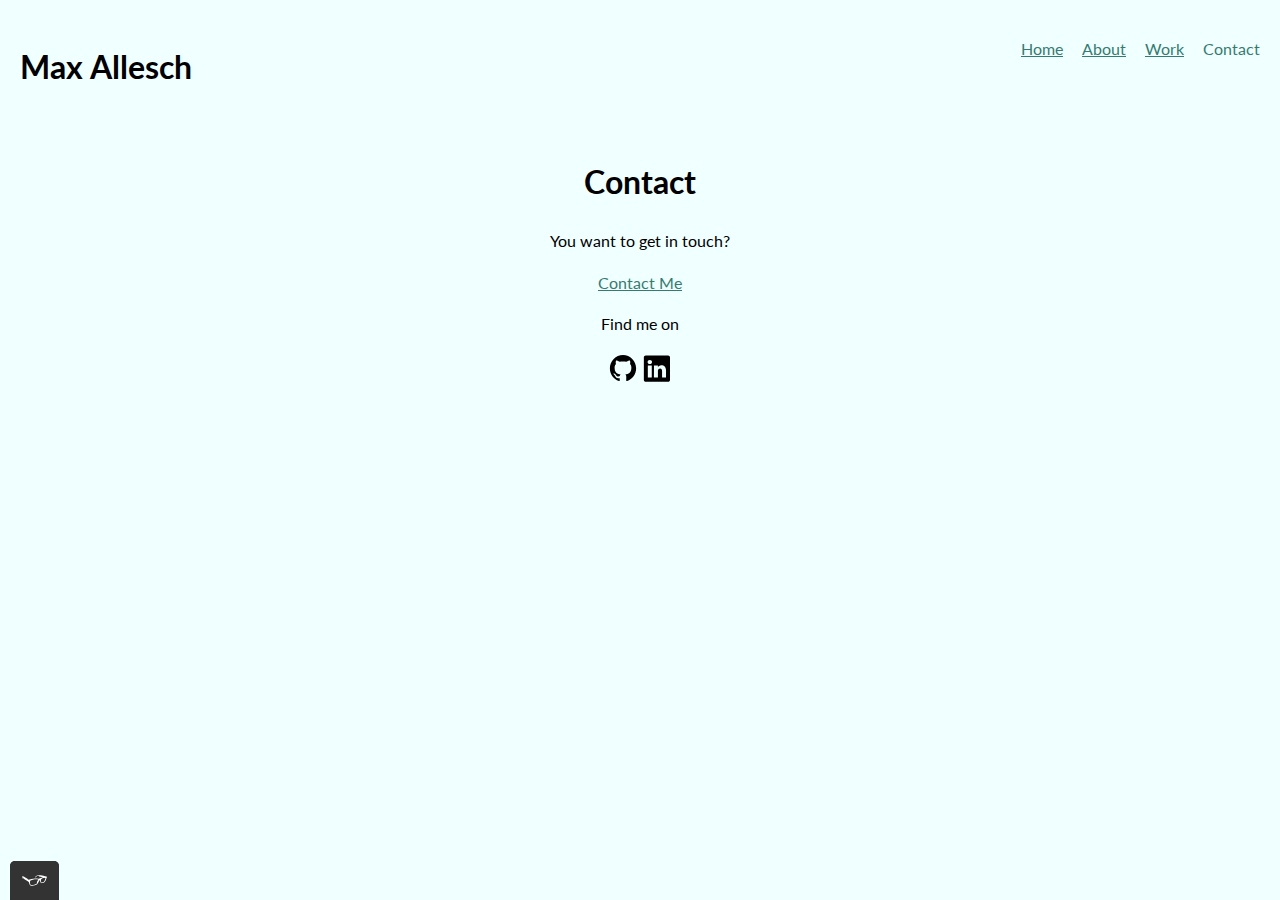
<file: contact.html>
<!DOCTYPE html>
<html lang="en">

<head>
  <meta charset="utf-8">
  <meta name="viewport" content="width=device-width, initial-scale=1">
  <title>Contact - Max Allesch</title>
  <link rel="shortcut icon" href="./img/maxicon-32x32.png">
  <link rel="stylesheet" type="text/css" href="css/Normalize.css">
  <link href="https://fonts.googleapis.com/css2?family=Lato:wght@400;700&display=swap" rel="stylesheet">
  <link rel="stylesheet" type="text/css" href="css/style.production.css">
</head>
<body>
  <header class="page-header">
    <!-- Add Logo here -->
     <!-- <img src="./img/alogo-1.png" class="page-header__item page-header__item--logo" alt="logo"> -->
     <h1>Max Allesch</h1>
    <nav class="main-navigation page-header__item">
      <ul role="menubar" class="navigation-list">
        <li role="presentation">
          <a href="index.html" role="menuitem" class="navigation-list__item">Home</a>
        </li>
        <li role="presentation">
          <a href="about.html" role="menuitem" class="navigation-list__item">About</a>
        </li>
        <li role="presentation">
          <a href="work.html" role="menuitem" class="navigation-list__item">Work</a>
        </li>
        <li role="presentation">
          <a href="contact.html" role="menuitem" class="navigation-list__item navigation-list__item--active">Contact</a>
        </li>
      </ul>
    </nav>
  </header>
  <section>
    <div class=contact-me>
      <h1>Contact</h1>
      <p>You want to get in touch?</p>
      <a href="mailto:max.allesch@gmx.de">Contact Me</a>
    </div>
  </section>
  <footer class="page-footer">
    <p>Find me on</p>
    <div class="social-media">
      <a href="https://github.com/Mr-Macko"><img src="./img/211904_social_github_icon.svg" alt="Github"></a>
      <a href="https://www.linkedin.com/in/max-allesch-2570649b/"><img src="./img/104493_linkedin_icon.svg"
          alt="LinkedIn"></a>
    </div>
  </footer>
  <script src="js/tota11y.min.js"></script>
</body>
</html>
</file>
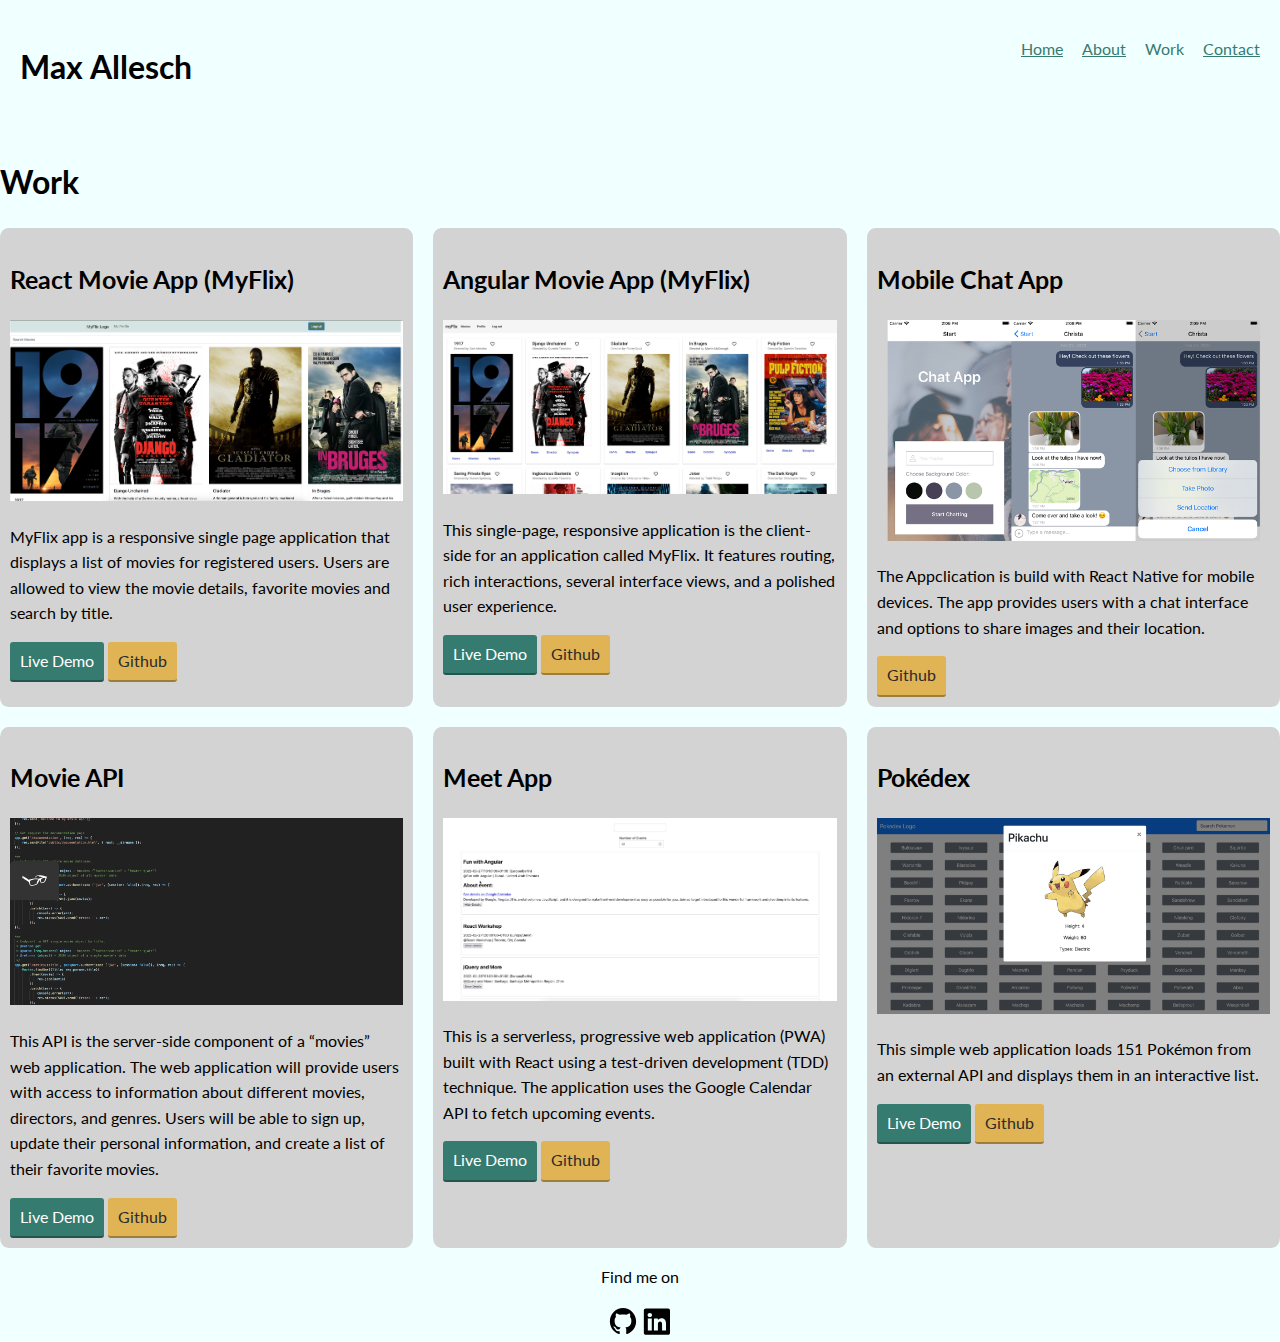
<file: work.html>
<!DOCTYPE html>
<html lang="en">
<head>
  <meta charset="utf-8">
  <meta name="viewport" content="width=device-width, initial-scale=1">
  <title>Work - Max Allesch</title>
  <link rel="shortcut icon" href="./img/maxicon-32x32.png">
  <link rel="stylesheet" type="text/css" href="css/Normalize.css">
  <link href="https://fonts.googleapis.com/css2?family=Lato:wght@400;700&display=swap" rel="stylesheet">
  <link rel="stylesheet" type="text/css" href="css/style.production.css">
</head>
<body>
  <header class="page-header">
    <!-- Add Logo here -->
    <!-- <img src="./img/alogo-1.png" class="page-header__item page-header__item--logo" alt="logo"> -->
    <h1>Max Allesch</h1>
    <nav class="main-navigation page-header__item">
      <ul role="menubar" class="navigation-list">
        <li role="presentation">
          <a href="index.html" role="menuitem" class="navigation-list__item">Home</a>
        </li>
        <li role="presentation">
          <a href="about.html" role="menuitem" class="navigation-list__item">About</a>
        </li>
        <li role="presentation">
          <a href="work.html" role="menuitem" class="navigation-list__item navigation-list__item--active">Work</a>
        </li>
        <li role="presentation">
          <a href="contact.html" role="menuitem" class="navigation-list__item">Contact</a>
        </li>
      </ul>
    </nav>
  </header>
  <!-- Main content -->
  <section>
    <div class="work-headline">
      <h1>Work</h1>
    </div>
    <div class="grid">
      <!-- Grid items will live here -->
      <div class="grid__item">
        <h2>React Movie App (MyFlix)</h2>
        <img src="./img/Screenshot_MyFlix_React.png" alt="screenshot" width="100%" height="auto">
        <p>MyFlix app is a responsive single page application that displays a list of movies for registered users. Users
          are allowed to view the movie details, favorite movies and search by title.</p>
        <button class="btn btn-success" onclick=" window.open('https://max-myflix.netlify.app/','_blank')">Live
          Demo</button>
        <Button class="button__secondary"
          onclick=" window.open('https://github.com/Mr-Macko/myFlix-client','_blank')">Github</Button>
      </div>
      <div class="grid__item">
        <h2>Angular Movie App (MyFlix)</h2>
        <img src="./img/Screenshot_MyFlix_Angular.png" aalt="screenshot" width="100%" height="auto">
        <p>This single-page, responsive application is the client-side for an application called MyFlix. It features
          routing, rich interactions, several interface views, and a polished user experience.</p>
        <button class="btn btn-success"
          onclick=" window.open('https://mr-macko.github.io/myFlix-Angular-client/','_blank')">Live Demo</button>
        <Button class="button__secondary"
          onclick=" window.open('https://github.com/Mr-Macko/myFlix-Angular-client','_blank')">Github</Button>
      </div>
      <div class="grid__item">
        <h2>Mobile Chat App</h2>
        <img class="screenshot" src="./img/Screenshot_Chat-App.png" alt="screenshot" width="100%" height="auto">
        <p>The Appclication is build with React Native for mobile devices. The app provides users with a chat interface
          and options to share images and their location.</p>
        <Button class="button__secondary"
          onclick=" window.open('https://github.com/Mr-Macko/chat-app','_blank')">Github</Button>
      </div>
      <div class="grid__item">
        <h2>Movie API</h2>
        <img src="./img/Screenshot_Movie-API.png" alt="screenshot" width="100%" height="auto">
        <p>This API is the server-side component of a “movies” web application. The web application will provide users
          with access to information about different movies, directors, and genres. Users will be able to sign up,
          update their personal information, and create a list of their favorite movies.</p>
        <button class="btn btn-success" onclick=" window.open('https://max-movie-api.herokuapp.com/','_blank')">Live
          Demo</button>
        <Button class="button__secondary"
          onclick=" window.open('https://github.com/Mr-Macko/movie_api','_blank')">Github</Button>
      </div>
      <div class="grid__item">
        <h2>Meet App</h2>
        <img src="./img/Screenshot_Meet.png" alt="screenshot" width="100%" height="auto">
        <p>This is a serverless, progressive web application (PWA) built with React using a test-driven development
          (TDD) technique. The application uses the Google Calendar API to fetch upcoming events.</p>
        <button class="btn btn-success" onclick=" window.open('https://mr-macko.github.io/meet/','_blank')">Live
          Demo</button>
        <Button class="button__secondary"
          onclick=" window.open('https://github.com/Mr-Macko/meet','_blank')">Github</Button>
      </div>
      <div class="grid__item">
        <h2>Pokédex</h2>
        <img src="./img/Screenshot_Pokedex.png" alt="screenshot" width="100%" height="auto">
        <p>This simple web application loads 151 Pokémon from an external API and displays them in an interactive list.
        </p>
        <button class="btn btn-success"
          onclick=" window.open('https://mr-macko.github.io/simple-js-app/','_blank')">Live Demo</button>
        <Button class="button__secondary"
          onclick=" window.open('https://github.com/Mr-Macko/simple-js-app','_blank')">Github</Button>
      </div>
    </div>
  </section>
  <footer class="page-footer">
    <p>Find me on</p>
    <div class="social-media">
      <a href="https://github.com/Mr-Macko"><img src="./img/211904_social_github_icon.svg" alt="Github"></a>
      <a href="https://www.linkedin.com/in/max-allesch-2570649b/"><img src="./img/104493_linkedin_icon.svg"
          alt="LinkedIn"></a>
    </div>
  </footer>
  <script src="js/tota11y.min.js"></script>
</body>
</html>
</file>
<file: css/styles.css>
/*
  Colors used

  Text Color (Dark Gray): #2b2b2b;
  Primary Color (Purple): #357b70;
  Secondary Color (Orange): #e0b354;
  */

  :root {
    --page-backround: azure; 
    --primary-color: #357b70;
    --secondary-color: #e0b354;
    --link-visited: #05676e;
    --link-active: #489c79;
    --first-button-font-color: rgb(255, 255, 255);
    --second-button-font-color: #2b2b2b;
    --grid-item-bg: lightgray;
    --sun-color-1: #edc655;
    --sun-color-2: #fcffad;
    --sun-color-3: #f76414;
    --border-bottom: rgba(0, 0, 0, 0.3);
    ;
  }

  * {
    box-sizing: border-box;
  }

  body {
    background-color: var(--page-backround);  
    font-family: 'Lato', sans-serif;
      font-weight: 400;
      font-size: 16px;
      /* Sets the font size to 16px */
      line-height: 1.6;
      /* Sets the line-height to 1.6 */
      margin: 0;
    }

    .page-header {
      display: flex;
      width: 100%;
      padding: 20px;
    }

    .page-header__item {
      flex: 0 1 200px;
    }

    .page-header__item:last-child {
      flex-grow: 1;
      text-align: right;
    }

    .page-header__item--logo {
      width: 50px;
    }

    .navigation-list {
      list-style-type: none;
    }
    
    .navigation-list li {
      display: inline-block;
      margin-left: 15px;
    }

    .profile {
      max-width: 700px;
      margin: 0 auto;
    }

    .profile__portrait {
      float: left;
      width: 250px;
      margin-right: 40px;
      border-radius: 50%;
    }

  .page-footer {
      clear: both;
      display: flex;
      flex-direction: column;
      text-align: center;
      align-items: center;
  }

  h1 {
      font-size: 32px;
      font-weight: 700;
    }
    
  h2 {
      font-size: 25px;
      font-weight: 700;
    }
    
  h3 {
      font-size: 20px;
      font-weight: 0;
    }
    
  a {
      color: var(--primary-color);
    }

  a {
    color: var(--primary-color);
  }
    
  a:hover, a:focus {
      /* No underlining when hovering over a link */
      text-decoration: none;
    }

  a:visited {
      /* visited link */
      color: var(--link-visited);
    }
    
  a:active {
      /* selected link */
      color: var(--link-active);
    }

  input, texture, select, button {
      font-family: system-ui;
    }

  button {
    /* overwrites browser defaults and resets the border */
    border: none;
    /* takes the font from the outer container */
    font-family: inherit;
    /* styles the background color, font color, and text decoration (underline, etc.) of the button */
    background-color: var(--primary-color) ;
    color: var(--first-button-font-color);
    text-decoration: none;
    /*adds spacing to the button (this will be discussed more in-depth later) */
    padding: 10px;
    border-radius: 25px;
    /* gives the button a bottom border with a width of 2px, a type of solid, and a color in RGBA format */
    border-bottom: 2px solid var(--border-bottom);
  }


  button:hover, button:focus {
      /* lets the mouse appear as a hand when hovering over the button */
      cursor: pointer;
      /* reduces the opacity of the button to 80% */
      opacity: 0.8;
    }

  .button__secondary {
      background-color: var(--secondary-color);
      color: var(--second-button-font-color);
    }

  .navigation-list__item--active {
      text-decoration: none;
    }

  /* grid */
  /* start grid fallback */
  .grid__item {
    display: inline-block;
    width: 33%;
  }
  /* end grid fallback */
  
  @supports (display: grid) {
    .grid {
      display: grid;
      /* grid-template-columns: 300px 300px 300px; fractions are better than pixels - they are responsive */
      grid-template-columns: 1fr 1fr 1fr;
      grid-gap: 20px;
      margin: 0;
  
    }
    .grid__item {
      border-radius: 2%;
      background-color: var(--grid-item-bg);
      width: auto;
      min-height: auto;
      margin: 0;
      padding: 10px;
    }
  }

  @media all and (max-width: 500px) {
    .grid {
      grid-template-columns: 1fr;
    }
  }
  @media all and (min-width: 500px) and (max-width: 750px){
    .grid {
      grid-template-columns: 1fr 1fr;
    }
  }
  @media all and (max-width: 750px) {
    .grid {
      grid-gap: 10px;
    }
    .grid__item:last-child {
      grid-column: auto / auto;
      grid-row: auto / auto;
    }
    h1 {
      font-size: 22px;
    }
  }

  .button, button {
    /* overwrites browser defaults */
    /* resets the border */
    border: none;
    display: inline-block;
    /* takes the font from the outer container */
    font-family: inherit;
    /* style button */
    background-color: var(--primary-color);
    color: var(--first-button-font-color);
    text-decoration: none;
    padding: 10px;
    border-radius: 3px;
    /* width of the border, type, color */
    border-bottom: 2px solid rgba(0, 0, 0, 0.3);
    transition: 0.2s opacity;
  }

  button:hover,
  button:focus,
  .button:hover,
  .button:focus {
    /* lets the mouse appear as a hand when hovering over the button */
    cursor: pointer;
    /* reduces the opacity of the button to 80% */
    opacity: 0.8;
  }

  /* Contact Page */
  .contact-me {
    max-width: 700px;
    margin: 0 auto;
    text-align: center;
  }

  /* About Page */
  .about-me {
    max-width: 700px;
    margin: 0 auto;
    text-align: center;
  }

  .intro {
    max-width: 700px;
    margin: 0 auto;
    text-align: left;
  }

  .about-list {
    list-style-type: none;
  }

  .berlin-animation {
    max-width: 700px;
    margin: 0 auto;
  }

  /* About - SVG Animation*/
  @keyframes color-change {
    0% {
      fill: var(--sun-color-1);
    }
    50% {
      fill: var(--sun-color-2)
    }
    100% {
      fill: var(--sun-color-3)
    }
  }
  .sun {
    animation: 4s color-change infinite alternate linear;
  }

  @keyframes cloud-move {
    from {
      transform: translate(0, 50px);
    }
    to {
      transform: translate(200px, 50px);
    }
  }

  .cloud-front {
    animation: 30s cloud-move infinite alternate linear;
  }

  @keyframes cloud-move-reverse {
    from {
      transform: translate(446px, 48px);
    }
    to {
      transform: translate(100px, 48px);
    }
  }

  .cloud-back {
    animation: 34s cloud-move-reverse infinite alternate linear;
  }
</file>
<file: css/style.production.css>
/*
* Prefixed by https://autoprefixer.github.io
* PostCSS: v8.4.12,
* Autoprefixer: v10.4.4
* Browsers: last 4 version
*/

  /*
  Colors used

  Text Color (Dark Gray): #2b2b2b;
  Primary Color (Purple): #357b70;
  Secondary Color (Orange): #e0b354;
  */

  :root {
    --page-backround: azure; 
    --primary-color: #357b70;
    --secondary-color: #e0b354;
    --link-visited: #05676e;
    --link-active: #489c79;
    --first-button-font-color: rgb(255, 255, 255);
    --second-button-font-color: #2b2b2b;
    --grid-item-bg: lightgray;
    --sun-color-1: #edc655;
    --sun-color-2: #fcffad;
    --sun-color-3: #f76414;
    --border-bottom: rgba(0, 0, 0, 0.3);
    ;
  }

  * {
    -webkit-box-sizing: border-box;
            box-sizing: border-box;
  }

  body {
    background-color: var(--page-backround);  
    font-family: 'Lato', sans-serif;
      font-weight: 400;
      font-size: 16px;
      /* Sets the font size to 16px */
      line-height: 1.6;
      /* Sets the line-height to 1.6 */
      margin: 0;
    }

    .page-header {
      display: -webkit-box;
      display: -ms-flexbox;
      display: flex;
      width: 100%;
      padding: 20px;
    }

    .page-header__item {
      -webkit-box-flex: 0;
          -ms-flex: 0 1 200px;
              flex: 0 1 200px;
    }

    .page-header__item:last-child {
      -webkit-box-flex: 1;
          -ms-flex-positive: 1;
              flex-grow: 1;
      text-align: right;
    }

    .page-header__item--logo {
      width: 50px;
    }

    .navigation-list {
      list-style-type: none;
    }
    
    .navigation-list li {
      display: inline-block;
      margin-left: 15px;
    }

    .profile {
      max-width: 700px;
      margin: 0 auto;
    }

    .profile__portrait {
      float: left;
      width: 250px;
      margin-right: 40px;
      border-radius: 50%;
    }

  .page-footer {
      clear: both;
      display: -webkit-box;
      display: -ms-flexbox;
      display: flex;
      -webkit-box-orient: vertical;
      -webkit-box-direction: normal;
          -ms-flex-direction: column;
              flex-direction: column;
      text-align: center;
      -webkit-box-align: center;
          -ms-flex-align: center;
              align-items: center;
  }

  h1 {
      font-size: 32px;
      font-weight: 700;
    }
    
  h2 {
      font-size: 25px;
      font-weight: 700;
    }
    
  h3 {
      font-size: 20px;
      font-weight: 700;
    }
    
  a {
      color: var(--primary-color);
    }

  a {
    color: var(--primary-color);
  }
    
  a:hover, a:focus {
      /* No underlining when hovering over a link */
      text-decoration: none;
    }

  a:visited {
      /* visited link */
      color: var(--link-visited);
    }
    
  a:active {
      /* selected link */
      color: var(--link-active);
    }

  input, texture, select, button {
      font-family: system-ui;
    }

  button {
    /* overwrites browser defaults and resets the border */
    border: none;
    /* takes the font from the outer container */
    font-family: inherit;
    /* styles the background color, font color, and text decoration (underline, etc.) of the button */
    background-color: var(--primary-color) ;
    color: var(--first-button-font-color);
    text-decoration: none;
    /*adds spacing to the button (this will be discussed more in-depth later) */
    padding: 10px;
    border-radius: 25px;
    /* gives the button a bottom border with a width of 2px, a type of solid, and a color in RGBA format */
    border-bottom: 2px solid var(--border-bottom);
  }


  button:hover, button:focus {
      /* lets the mouse appear as a hand when hovering over the button */
      cursor: pointer;
      /* reduces the opacity of the button to 80% */
      opacity: 0.8;
    }

  .button__secondary {
      background-color: var(--secondary-color);
      color: var(--second-button-font-color);
    }

  .navigation-list__item--active {
      text-decoration: none;
    }

  /* grid */
  /* start grid fallback */
  .grid__item {
    display: inline-block;
    width: 33%;
  }
  /* end grid fallback */
  
  @supports (display: grid) {
    .grid {
      display: -ms-grid;
      display: grid;
      /* grid-template-columns: 300px 300px 300px; fractions are better than pixels - they are responsive */
      -ms-grid-columns: 1fr 20px 1fr 20px 1fr;
      grid-template-columns: 1fr 1fr 1fr;
      grid-gap: 20px;
      margin: 0;
  
    }
    .grid__item {
      border-radius: 2%;
      background-color: var(--grid-item-bg);
      width: auto;
      min-height: auto;
      margin: 0;
      padding: 10px;
    }
  }

  @media all and (max-width: 500px) {
    .grid {
      -ms-grid-columns: 1fr;
      grid-template-columns: 1fr;
    }
  }
  @media all and (min-width: 500px) and (max-width: 750px){
    .grid {
      -ms-grid-columns: 1fr 20px 1fr;
      grid-template-columns: 1fr 1fr;
    }
  }
  @media all and (max-width: 750px) {
    .grid {
      grid-gap: 10px;
    }
    .grid__item:last-child {
      grid-column: auto / auto;
      grid-row: auto / auto;
    }
    h1 {
      font-size: 22px;
    }
  }

  .button, button {
    /* overwrites browser defaults */
    /* resets the border */
    border: none;
    display: inline-block;
    /* takes the font from the outer container */
    font-family: inherit;
    /* style button */
    background-color: var(--primary-color);
    color: var(--first-button-font-color);
    text-decoration: none;
    padding: 10px;
    border-radius: 3px;
    /* width of the border, type, color */
    border-bottom: 2px solid rgba(0, 0, 0, 0.3);
    -webkit-transition: 0.2s opacity;
    -o-transition: 0.2s opacity;
    transition: 0.2s opacity;
  }

  button:hover,
  button:focus,
  .button:hover,
  .button:focus {
    /* lets the mouse appear as a hand when hovering over the button */
    cursor: pointer;
    /* reduces the opacity of the button to 80% */
    opacity: 0.8;
  }

  /* Contact Page */
  .contact-me {
    max-width: 700px;
    margin: 0 auto;
    text-align: center;
  }

  /* About Page */
  .about-me {
    max-width: 700px;
    margin: 0 auto;
    text-align: center;
  }

  .about-list {
    list-style-type: none;
  }

  .berlin-animation {
    max-width: 700px;
    margin: 0 auto;
  }

  /* About - SVG Animation*/
  @-webkit-keyframes color-change {
    0% {
      fill: var(--sun-color-1);
    }
    50% {
      fill: var(--sun-color-2)
    }
    100% {
      fill: var(--sun-color-3)
    }
  }
  @keyframes color-change {
    0% {
      fill: var(--sun-color-1);
    }
    50% {
      fill: var(--sun-color-2)
    }
    100% {
      fill: var(--sun-color-3)
    }
  }
  .sun {
    -webkit-animation: 4s color-change infinite alternate linear;
            animation: 4s color-change infinite alternate linear;
  }

  @-webkit-keyframes cloud-move {
    from {
      -webkit-transform: translate(0, 50px);
              transform: translate(0, 50px);
    }
    to {
      -webkit-transform: translate(200px, 50px);
              transform: translate(200px, 50px);
    }
  }

  @keyframes cloud-move {
    from {
      -webkit-transform: translate(0, 50px);
              transform: translate(0, 50px);
    }
    to {
      -webkit-transform: translate(200px, 50px);
              transform: translate(200px, 50px);
    }
  }

  .cloud-front {
    -webkit-animation: 30s cloud-move infinite alternate linear;
            animation: 30s cloud-move infinite alternate linear;
  }

  @-webkit-keyframes cloud-move-reverse {
    from {
      -webkit-transform: translate(446px, 48px);
              transform: translate(446px, 48px);
    }
    to {
      -webkit-transform: translate(100px, 48px);
              transform: translate(100px, 48px);
    }
  }

  @keyframes cloud-move-reverse {
    from {
      -webkit-transform: translate(446px, 48px);
              transform: translate(446px, 48px);
    }
    to {
      -webkit-transform: translate(100px, 48px);
              transform: translate(100px, 48px);
    }
  }

  .cloud-back {
    -webkit-animation: 34s cloud-move-reverse infinite alternate linear;
            animation: 34s cloud-move-reverse infinite alternate linear;
  }
</file>
